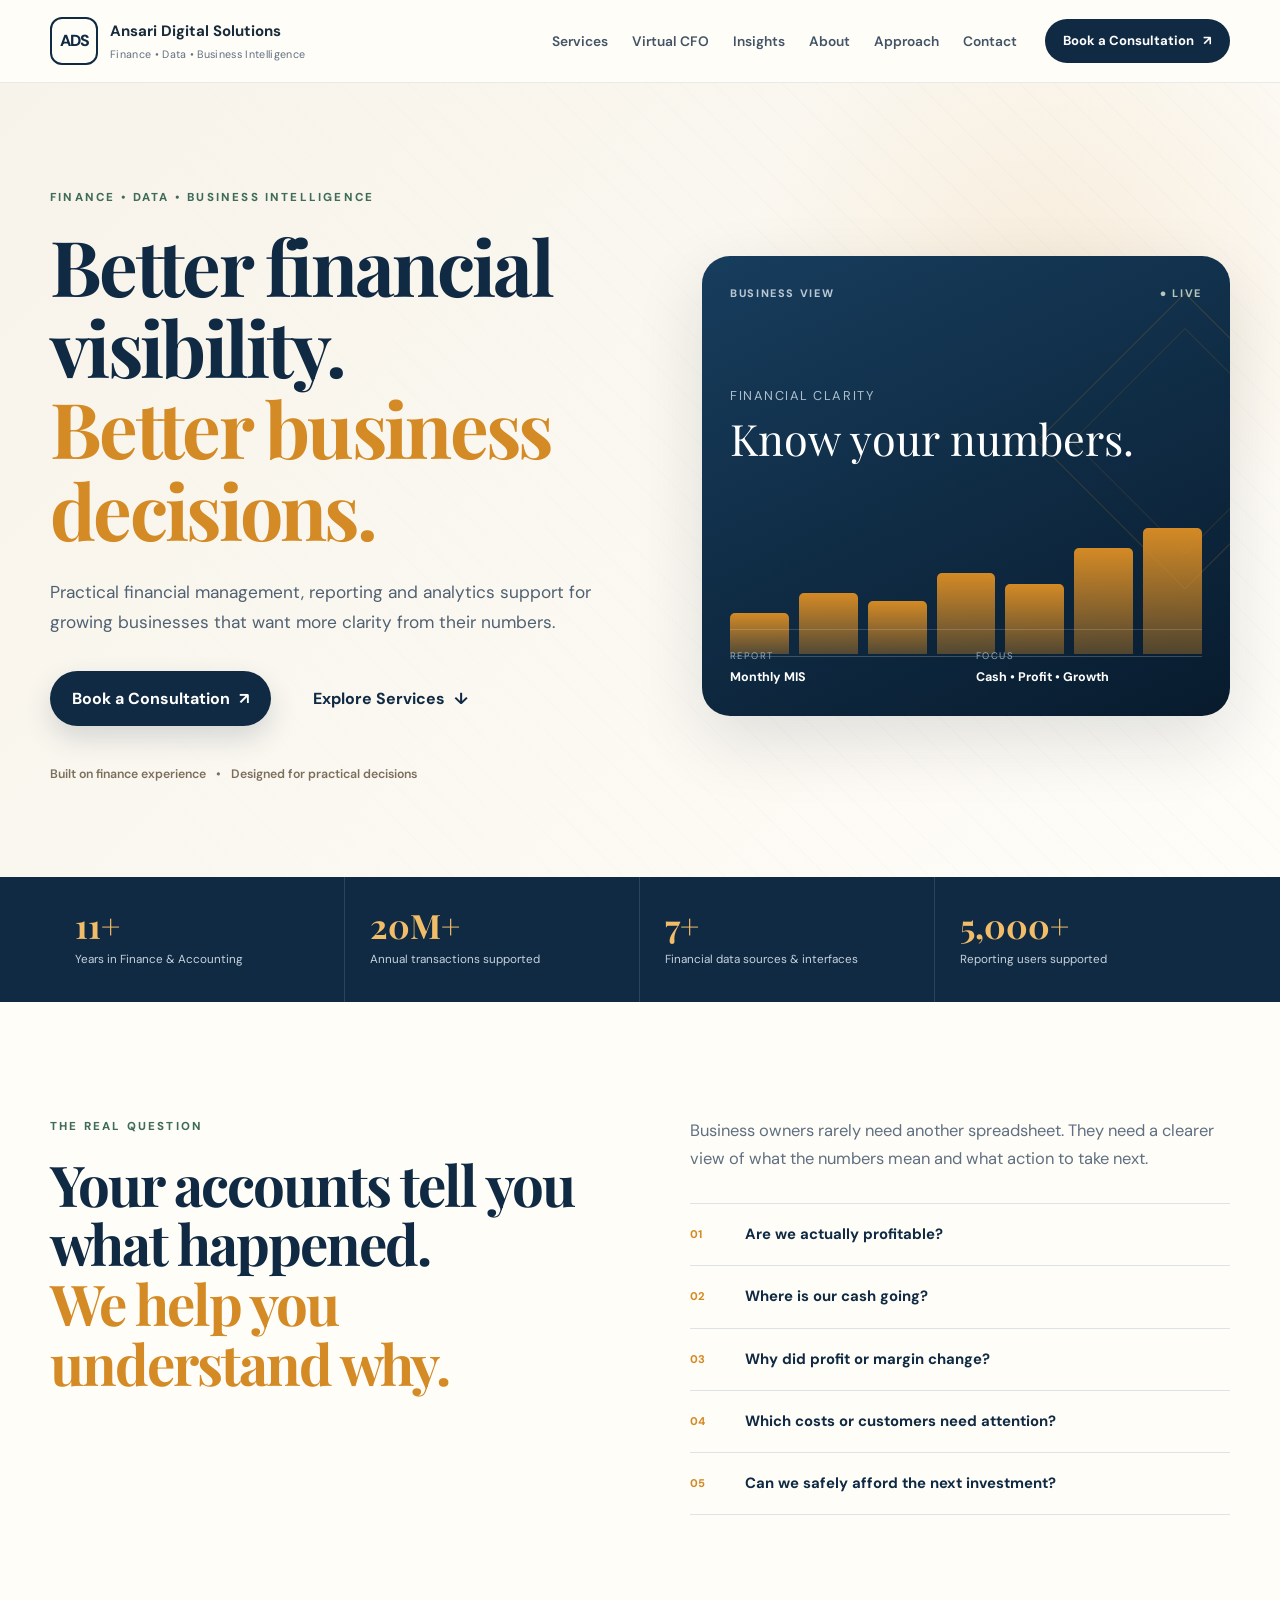
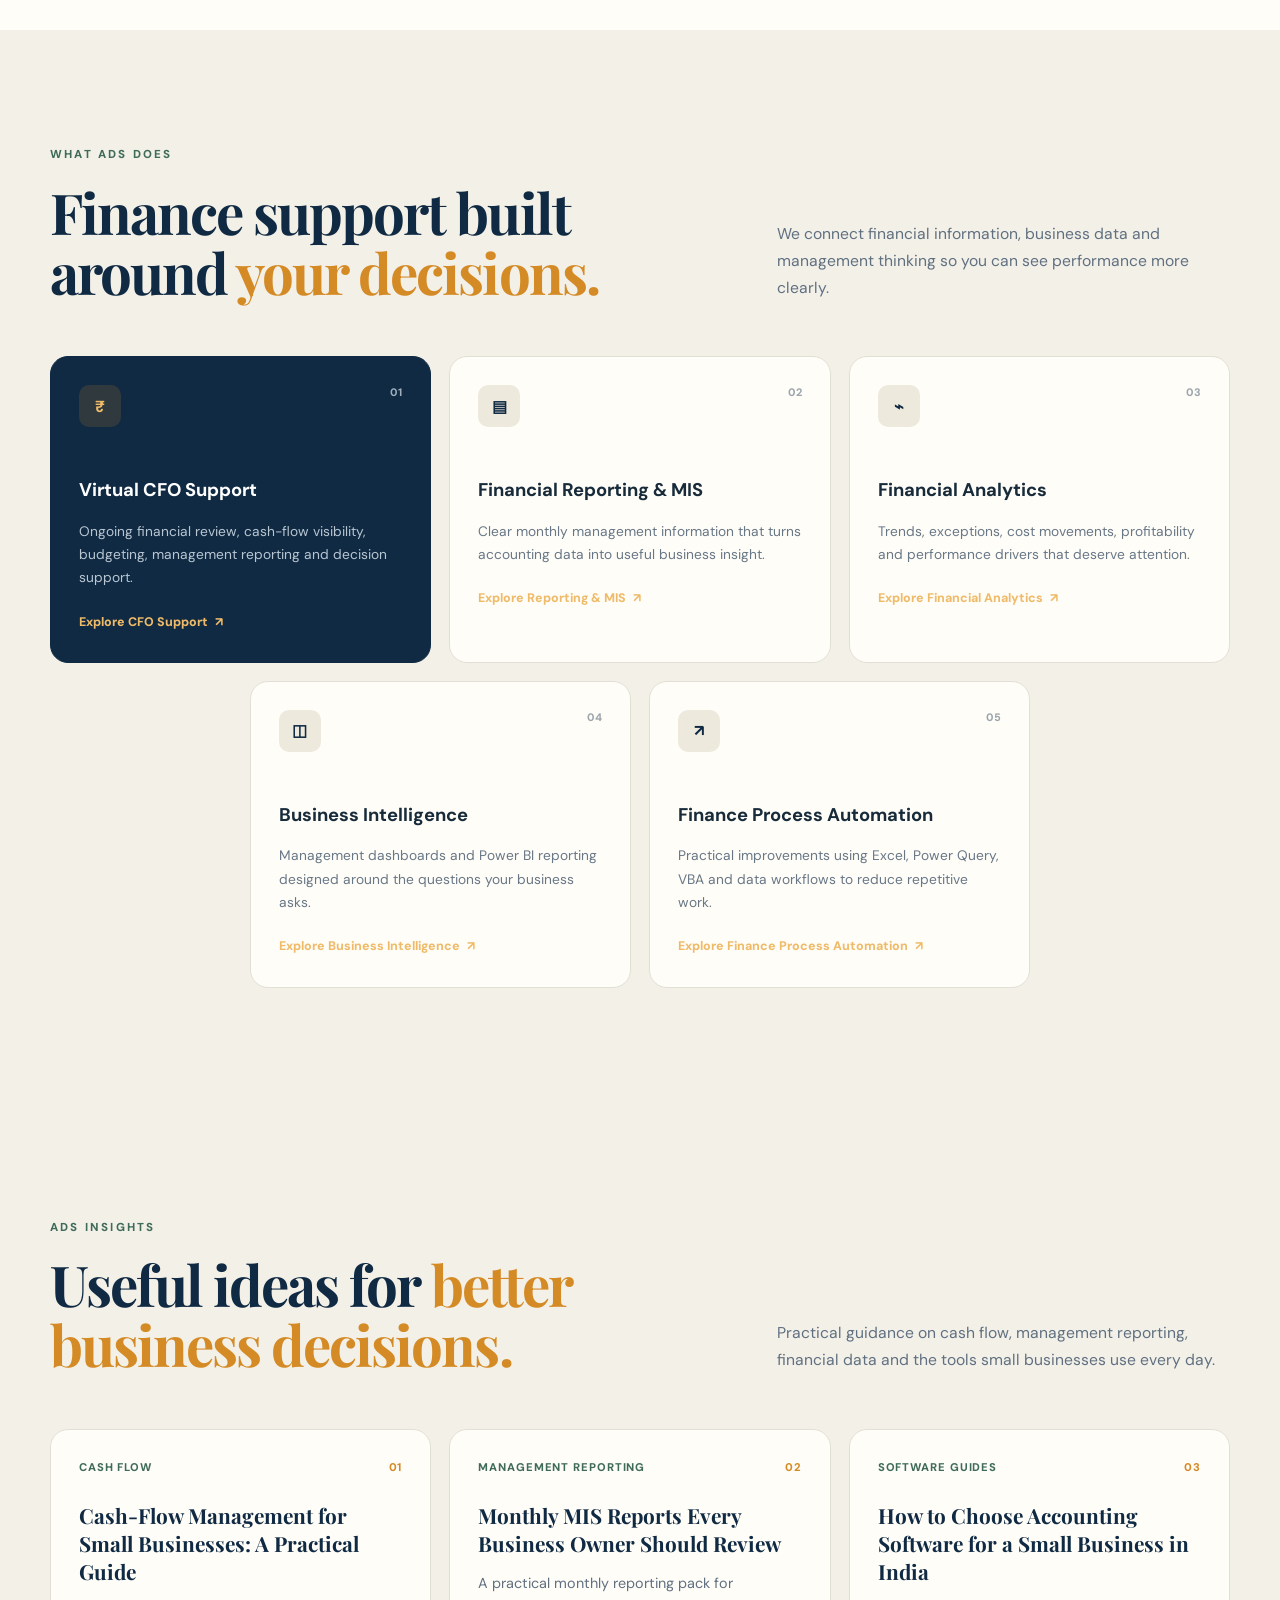
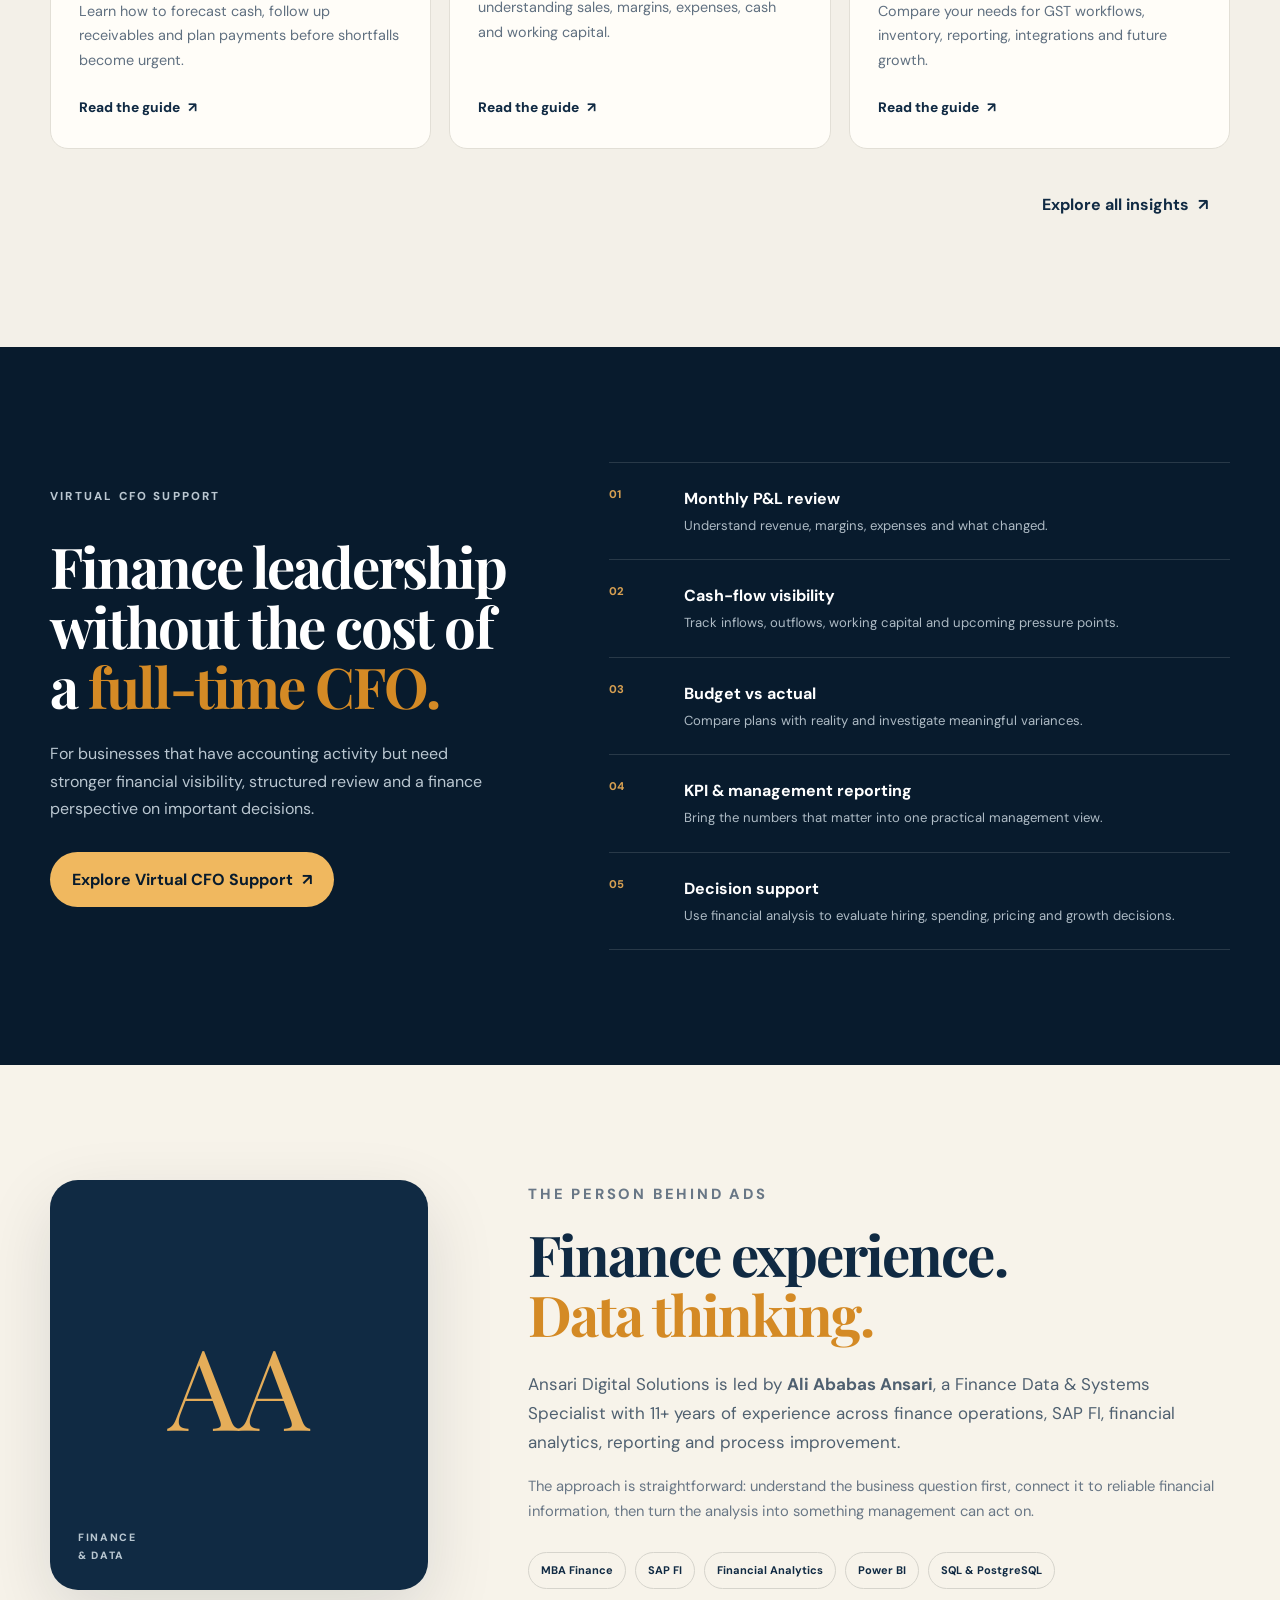
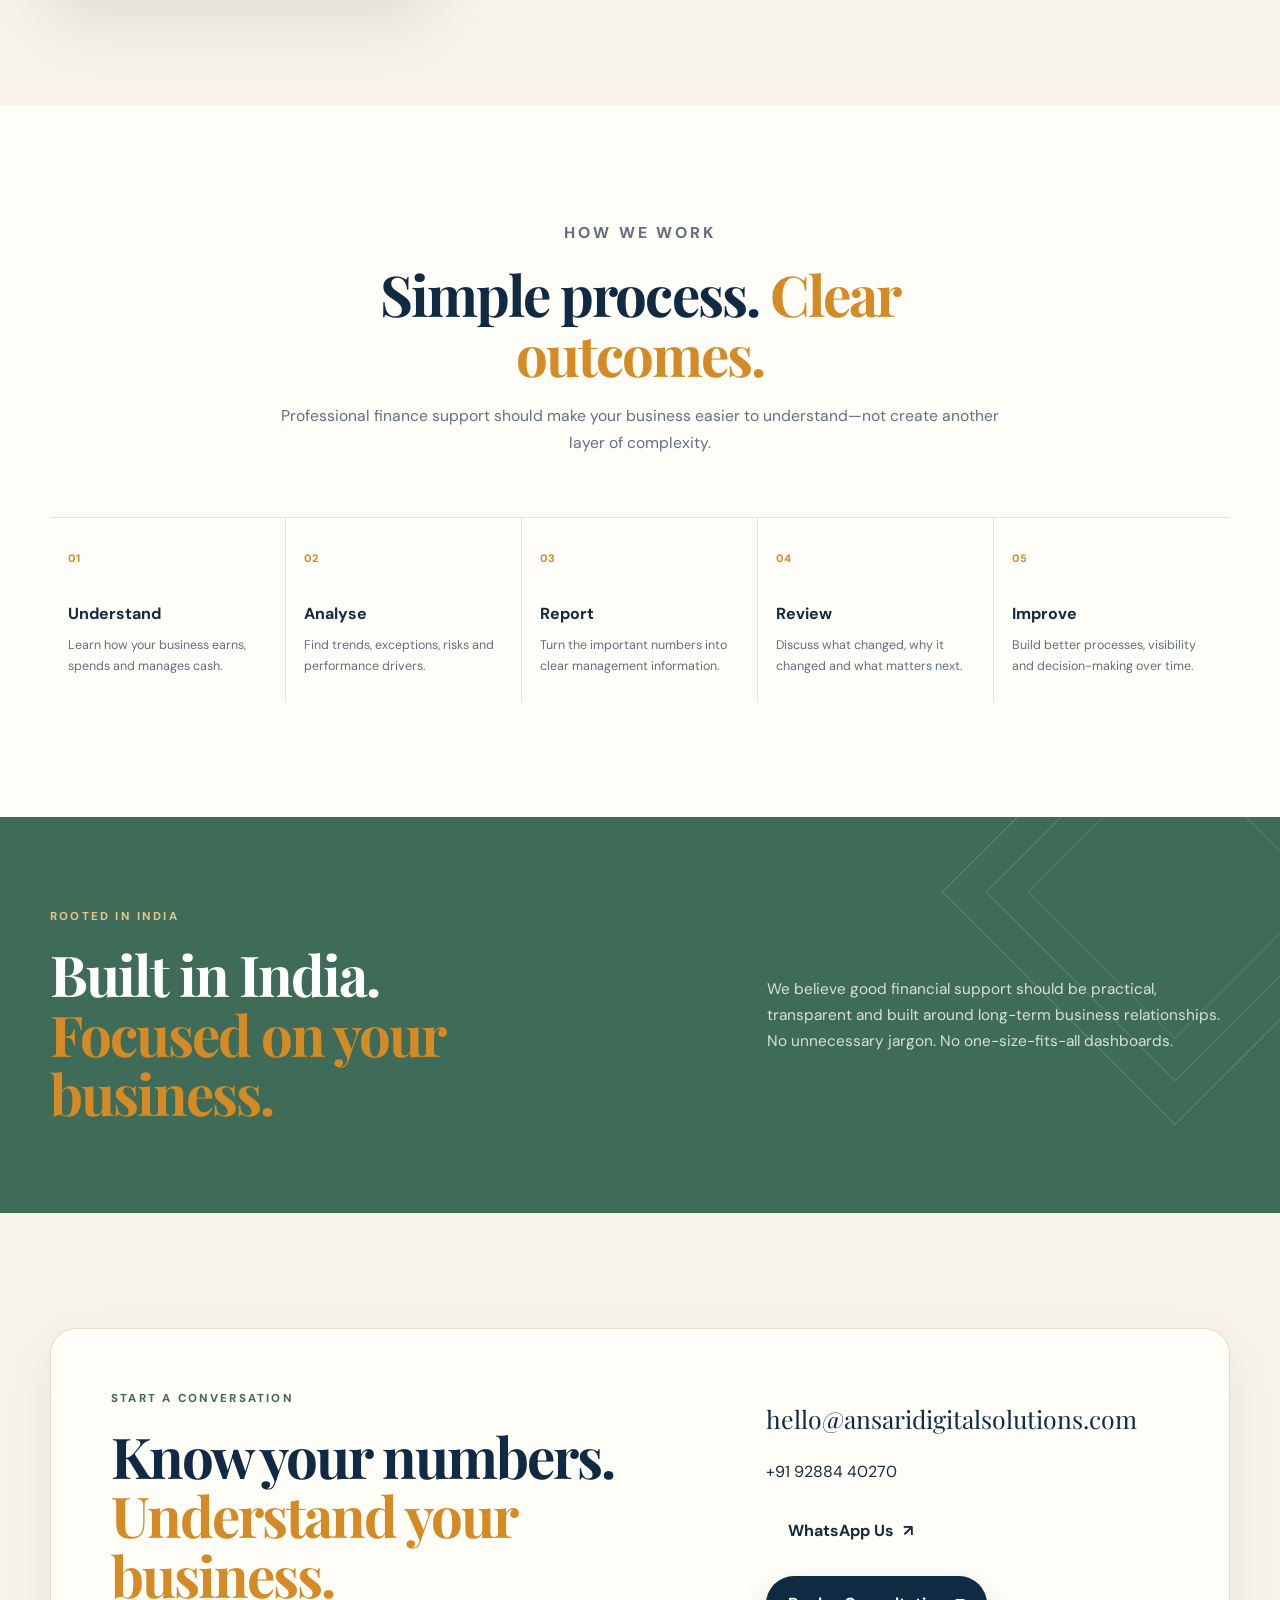
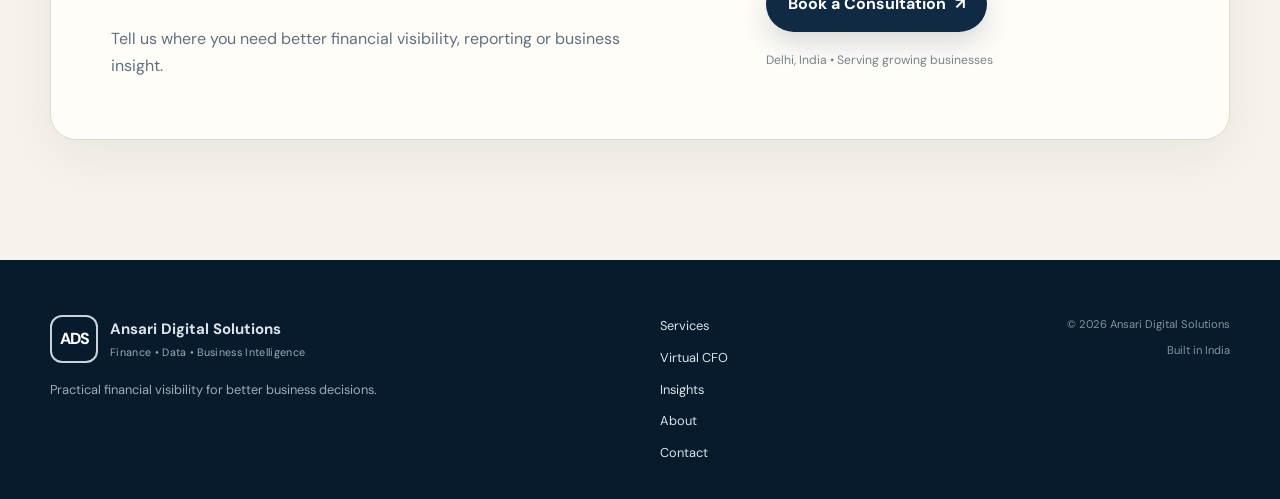
<file: index.html>
<!DOCTYPE html>
<html lang="en">
<head>
    <meta charset="UTF-8">
    <meta name="viewport" content="width=device-width, initial-scale=1.0">
    <meta name="theme-color" content="#102a43">
    <title>Ansari Digital Solutions | Finance, Data & Business Intelligence</title>
    <meta name="description" content="Ansari Digital Solutions provides practical Virtual CFO support, financial reporting, analytics and business intelligence for growing businesses.">
    <link rel="canonical" href="https://www.ansaridigitalsolutions.com/">
    <link rel="icon" href="/favicon.svg" type="image/svg+xml">
    <meta property="og:type" content="website">
    <meta property="og:url" content="https://www.ansaridigitalsolutions.com/">
    <meta property="og:title" content="Ansari Digital Solutions | Finance, Data & Business Intelligence">
    <meta property="og:description" content="Practical Virtual CFO support, financial reporting, analytics and business intelligence for growing businesses.">
    <meta property="og:site_name" content="Ansari Digital Solutions">
    <meta name="twitter:card" content="summary">
    <meta name="twitter:title" content="Ansari Digital Solutions | Finance, Data & Business Intelligence">
    <meta name="twitter:description" content="Practical Virtual CFO support, financial reporting, analytics and business intelligence for growing businesses.">
    <script async src="https://www.googletagmanager.com/gtag/js?id=G-NCTJ4J617J"></script>
    <script>
        window.dataLayer = window.dataLayer || [];
        function gtag(){dataLayer.push(arguments);}
        gtag('js', new Date());
        gtag('config', 'G-NCTJ4J617J');
    </script>
    <link rel="preconnect" href="https://fonts.googleapis.com">
    <link rel="preconnect" href="https://fonts.gstatic.com" crossorigin>
    <link href="https://fonts.googleapis.com/css2?family=DM+Sans:wght@400;500;600;700&family=Playfair+Display:wght@600;700&display=swap" rel="stylesheet">
    <link rel="stylesheet" href="style.css">
    <link rel="stylesheet" href="/insights.css">
    <script type="application/ld+json">
    {
      "@context": "https://schema.org",
      "@type": "Organization",
      "name": "Ansari Digital Solutions",
      "url": "https://www.ansaridigitalsolutions.com/",
      "email": "hello@ansaridigitalsolutions.com",
      "telephone": "+91 92884 40270",
      "description": "Finance, data and business intelligence support for growing businesses.",
      "areaServed": {
        "@type": "Country",
        "name": "India"
      },
      "logo": "https://www.ansaridigitalsolutions.com/favicon.svg",
      "founder": {
        "@type": "Person",
        "name": "Ali Ababas Ansari"
      },
      "contactPoint": {
        "@type": "ContactPoint",
        "contactType": "customer service",
        "telephone": "+91 92884 40270",
        "email": "hello@ansaridigitalsolutions.com",
        "areaServed": "IN",
        "availableLanguage": ["English", "Hindi"]
      }
    }
    </script>

</head>
<body>
    <header class="site-header">
        <nav class="navbar container" aria-label="Primary navigation">
            <a class="brand" href="#home" aria-label="Ansari Digital Solutions home">
                <span class="brand-mark">ADS</span>
                <span class="brand-copy">
                    <strong>Ansari Digital Solutions</strong>
                    <small>Finance • Data • Business Intelligence</small>
                </span>
            </a>

            <button class="menu-toggle" type="button" aria-expanded="false" aria-controls="primary-menu" aria-label="Open navigation">
                <span></span><span></span><span></span>
            </button>

            <div class="nav-wrap" id="primary-menu">
                <ul class="nav-links">
                    <li><a href="#services">Services</a></li>
                    <li><a href="/services/virtual-cfo/">Virtual CFO</a></li>
                    <li><a href="/insights/">Insights</a></li>
                    <li><a href="#about">About</a></li>
                    <li><a href="#approach">Approach</a></li>
                    <li><a href="#contact">Contact</a></li>
                </ul>
                <a href="#contact" class="nav-button">Book a Consultation <span>↗</span></a>
            </div>
        </nav>
    </header>

    <main>
        <section class="hero" id="home">
            <div class="container hero-grid">
                <div class="hero-copy">
                    <p class="eyebrow">FINANCE • DATA • BUSINESS INTELLIGENCE</p>
                    <h1>Better financial visibility.<br><em>Better business decisions.</em></h1>
                    <p class="hero-lead">Practical financial management, reporting and analytics support for growing businesses that want more clarity from their numbers.</p>
                    <div class="hero-actions">
                        <a class="button button-primary" href="#contact">Book a Consultation <span>↗</span></a>
                        <a class="button button-text" href="#services">Explore Services <span>↓</span></a>
                    </div>
                    <div class="trust-line">
                        <span>Built on finance experience</span>
                        <span>•</span>
                        <span>Designed for practical decisions</span>
                    </div>
                </div>

                <div class="hero-panel" aria-label="Financial visibility illustration">
                    <div class="panel-top">
                        <span>BUSINESS VIEW</span>
                        <span class="status-dot">● LIVE</span>
                    </div>
                    <div class="panel-main">
                        <p class="panel-label">Financial clarity</p>
                        <div class="panel-value">Know your numbers.</div>
                        <div class="chart" aria-hidden="true">
                            <span style="height:28%"></span>
                            <span style="height:42%"></span>
                            <span style="height:36%"></span>
                            <span style="height:55%"></span>
                            <span style="height:48%"></span>
                            <span style="height:72%"></span>
                            <span style="height:86%"></span>
                        </div>
                    </div>
                    <div class="panel-bottom">
                        <div><small>REPORT</small><strong>Monthly MIS</strong></div>
                        <div><small>FOCUS</small><strong>Cash • Profit • Growth</strong></div>
                    </div>
                    <div class="indian-detail" aria-hidden="true"></div>
                </div>
            </div>
        </section>

        <section class="numbers-strip" aria-label="Experience highlights">
            <div class="container numbers-grid">
                <div><strong>11+</strong><span>Years in Finance & Accounting</span></div>
                <div><strong>20M+</strong><span>Annual transactions supported</span></div>
                <div><strong>7+</strong><span>Financial data sources & interfaces</span></div>
                <div><strong>5,000+</strong><span>Reporting users supported</span></div>
            </div>
        </section>

        <section class="section problem-section">
            <div class="container two-column">
                <div>
                    <p class="eyebrow">THE REAL QUESTION</p>
                    <h2>Your accounts tell you what happened.<br><em>We help you understand why.</em></h2>
                </div>
                <div class="problem-copy">
                    <p>Business owners rarely need another spreadsheet. They need a clearer view of what the numbers mean and what action to take next.</p>
                    <div class="question-list">
                        <div><span>01</span><strong>Are we actually profitable?</strong></div>
                        <div><span>02</span><strong>Where is our cash going?</strong></div>
                        <div><span>03</span><strong>Why did profit or margin change?</strong></div>
                        <div><span>04</span><strong>Which costs or customers need attention?</strong></div>
                        <div><span>05</span><strong>Can we safely afford the next investment?</strong></div>
                    </div>
                </div>
            </div>
        </section>

        <section class="section services-section" id="services">
            <div class="container">
                <div class="section-heading">
                    <div>
                        <p class="eyebrow">WHAT ADS DOES</p>
                        <h2>Finance support built around <em>your decisions.</em></h2>
                    </div>
                    <p>We connect financial information, business data and management thinking so you can see performance more clearly.</p>
                </div>

                <div class="services-grid">
                    <article class="service-card featured">
                        <span class="service-number">01</span>
                        <div class="service-icon">₹</div>
                        <h3>Virtual CFO Support</h3>
                        <p>Ongoing financial review, cash-flow visibility, budgeting, management reporting and decision support.</p>
                        <a href="/services/virtual-cfo/">Explore CFO Support <span>↗</span></a>
                    </article>
                    <article class="service-card">
                        <span class="service-number">02</span>
                        <div class="service-icon">▤</div>
                        <h3>Financial Reporting & MIS</h3>
                        <p>Clear monthly management information that turns accounting data into useful business insight.</p>
                        <a href="/services/financial-reporting-mis/">Explore Reporting & MIS <span>↗</span></a>
                    </article>
                    <article class="service-card">
                        <span class="service-number">03</span>
                        <div class="service-icon">⌁</div>
                        <h3>Financial Analytics</h3>
                        <p>Trends, exceptions, cost movements, profitability and performance drivers that deserve attention.</p>
                        <a href="/services/financial-analytics/">Explore Financial Analytics <span>↗</span></a>
                    </article>
                    <article class="service-card">
                        <span class="service-number">04</span>
                        <div class="service-icon">◫</div>
                        <h3>Business Intelligence</h3>
                        <p>Management dashboards and Power BI reporting designed around the questions your business asks.</p>
                        <a href="/services/business-intelligence/">Explore Business Intelligence <span>↗</span></a>
                    </article>
                    <article class="service-card">
                        <span class="service-number">05</span>
                        <div class="service-icon">↗</div>
                        <h3>Finance Process Automation</h3>
                        <p>Practical improvements using Excel, Power Query, VBA and data workflows to reduce repetitive work.</p>
                        <a href="/services/finance-process-automation/">Explore Finance Process Automation <span>↗</span></a>
                    </article>
                </div>
            </div>
        </section>

        <section class="section insights-section" id="insights">
            <div class="container">
                <div class="section-heading">
                    <div><p class="eyebrow">ADS INSIGHTS</p><h2>Useful ideas for <em>better business decisions.</em></h2></div>
                    <p>Practical guidance on cash flow, management reporting, financial data and the tools small businesses use every day.</p>
                </div>
                <div class="insights-grid">
                    <article class="insight-card"><div class="insight-card-meta"><span>Cash Flow</span><span>01</span></div><h3><a href="/insights/cash-flow-management-small-business/">Cash-Flow Management for Small Businesses: A Practical Guide</a></h3><p>Learn how to forecast cash, follow up receivables and plan payments before shortfalls become urgent.</p><a class="insight-read-link" href="/insights/cash-flow-management-small-business/">Read the guide <span>↗</span></a></article>
                    <article class="insight-card"><div class="insight-card-meta"><span>Management Reporting</span><span>02</span></div><h3><a href="/insights/monthly-mis-reports-business-owners/">Monthly MIS Reports Every Business Owner Should Review</a></h3><p>A practical monthly reporting pack for understanding sales, margins, expenses, cash and working capital.</p><a class="insight-read-link" href="/insights/monthly-mis-reports-business-owners/">Read the guide <span>↗</span></a></article>
                    <article class="insight-card"><div class="insight-card-meta"><span>Software Guides</span><span>03</span></div><h3><a href="/insights/choose-accounting-software-india/">How to Choose Accounting Software for a Small Business in India</a></h3><p>Compare your needs for GST workflows, inventory, reporting, integrations and future growth.</p><a class="insight-read-link" href="/insights/choose-accounting-software-india/">Read the guide <span>↗</span></a></article>
                </div>
                <div class="insights-more"><a class="button button-text" href="/insights/">Explore all insights <span>↗</span></a></div>
            </div>
        </section>

        <section class="section cfo-section" id="virtual-cfo">
            <div class="container cfo-grid">
                <div class="cfo-intro">
                    <p class="eyebrow">VIRTUAL CFO SUPPORT</p>
                    <h2>Finance leadership without the cost of a <em>full-time CFO.</em></h2>
                    <p>For businesses that have accounting activity but need stronger financial visibility, structured review and a finance perspective on important decisions.</p>
                    <a class="button button-primary" href="/services/virtual-cfo/">Explore Virtual CFO Support <span>↗</span></a>
                </div>
                <div class="cfo-list">
                    <div><span>01</span><div><h3>Monthly P&L review</h3><p>Understand revenue, margins, expenses and what changed.</p></div></div>
                    <div><span>02</span><div><h3>Cash-flow visibility</h3><p>Track inflows, outflows, working capital and upcoming pressure points.</p></div></div>
                    <div><span>03</span><div><h3>Budget vs actual</h3><p>Compare plans with reality and investigate meaningful variances.</p></div></div>
                    <div><span>04</span><div><h3>KPI & management reporting</h3><p>Bring the numbers that matter into one practical management view.</p></div></div>
                    <div><span>05</span><div><h3>Decision support</h3><p>Use financial analysis to evaluate hiring, spending, pricing and growth decisions.</p></div></div>
                </div>
            </div>
        </section>

        <section class="section about-section" id="about">
            <div class="container about-grid">
                <div class="about-portrait">
                    <div class="portrait-mark">AA</div>
                    <span>FINANCE<br>& DATA</span>
                </div>
                <div class="about-copy">
                    <p class="eyebrow">THE PERSON BEHIND ADS</p>
                    <h2>Finance experience.<br><em>Data thinking.</em></h2>
                    <p class="lead">Ansari Digital Solutions is led by <strong>Ali Ababas Ansari</strong>, a Finance Data & Systems Specialist with 11+ years of experience across finance operations, SAP FI, financial analytics, reporting and process improvement.</p>
                    <p>The approach is straightforward: understand the business question first, connect it to reliable financial information, then turn the analysis into something management can act on.</p>
                    <div class="credentials">
                        <span>MBA Finance</span>
                        <span>SAP FI</span>
                        <span>Financial Analytics</span>
                        <span>Power BI</span>
                        <span>SQL & PostgreSQL</span>
                    </div>
                </div>
            </div>
        </section>

        <section class="section approach-section" id="approach">
            <div class="container">
                <div class="section-heading centered">
                    <p class="eyebrow">HOW WE WORK</p>
                    <h2>Simple process. <em>Clear outcomes.</em></h2>
                    <p>Professional finance support should make your business easier to understand—not create another layer of complexity.</p>
                </div>
                <div class="approach-grid">
                    <div><span>01</span><h3>Understand</h3><p>Learn how your business earns, spends and manages cash.</p></div>
                    <div><span>02</span><h3>Analyse</h3><p>Find trends, exceptions, risks and performance drivers.</p></div>
                    <div><span>03</span><h3>Report</h3><p>Turn the important numbers into clear management information.</p></div>
                    <div><span>04</span><h3>Review</h3><p>Discuss what changed, why it changed and what matters next.</p></div>
                    <div><span>05</span><h3>Improve</h3><p>Build better processes, visibility and decision-making over time.</p></div>
                </div>
            </div>
        </section>

        <section class="india-section">
            <div class="container india-inner">
                <div>
                    <p class="eyebrow">ROOTED IN INDIA</p>
                    <h2>Built in India.<br><em>Focused on your business.</em></h2>
                </div>
                <p>We believe good financial support should be practical, transparent and built around long-term business relationships. No unnecessary jargon. No one-size-fits-all dashboards.</p>
            </div>
            <div class="pattern" aria-hidden="true"></div>
        </section>

        <section class="section contact-section" id="contact">
            <div class="container contact-card">
                <div>
                    <p class="eyebrow">START A CONVERSATION</p>
                    <h2>Know your numbers.<br><em>Understand your business.</em></h2>
                    <p>Tell us where you need better financial visibility, reporting or business insight.</p>
                </div>
                <div class="contact-details">
                    <a class="contact-email" href="mailto:hello@ansaridigitalsolutions.com">hello@ansaridigitalsolutions.com</a>
                    <a class="contact-phone" href="tel:+919288440270">+91 92884 40270</a>
                    <a class="button whatsapp-button" href="https://wa.me/919288440270?text=Hello%20Ansari%20Digital%20Solutions%2C%20I%20would%20like%20to%20discuss%20your%20finance%20and%20business%20intelligence%20services." target="_blank" rel="noopener noreferrer">WhatsApp Us <span>↗</span></a>
                    <a class="button button-primary" href="mailto:hello@ansaridigitalsolutions.com?subject=Business%20Finance%20Consultation">Book a Consultation <span>↗</span></a>
                    <p>Delhi, India • Serving growing businesses</p>
                </div>
            </div>
        </section>
    </main>

    <footer class="site-footer">
        <div class="container footer-grid">
            <div>
                <a class="brand footer-brand" href="#home">
                    <span class="brand-mark">ADS</span>
                    <span class="brand-copy"><strong>Ansari Digital Solutions</strong><small>Finance • Data • Business Intelligence</small></span>
                </a>
                <p>Practical financial visibility for better business decisions.</p>
            </div>
            <div class="footer-links">
                <a href="#services">Services</a>
                <a href="/services/virtual-cfo/">Virtual CFO</a>
                <a href="/insights/">Insights</a>
                <a href="#about">About</a>
                <a href="#contact">Contact</a>
            </div>
            <div class="footer-note">
                <span>© 2026 Ansari Digital Solutions</span>
                <span>Built in India</span>
            </div>
        </div>
    </footer>

    <script src="script.js"></script>
</body>
</html>
</file>
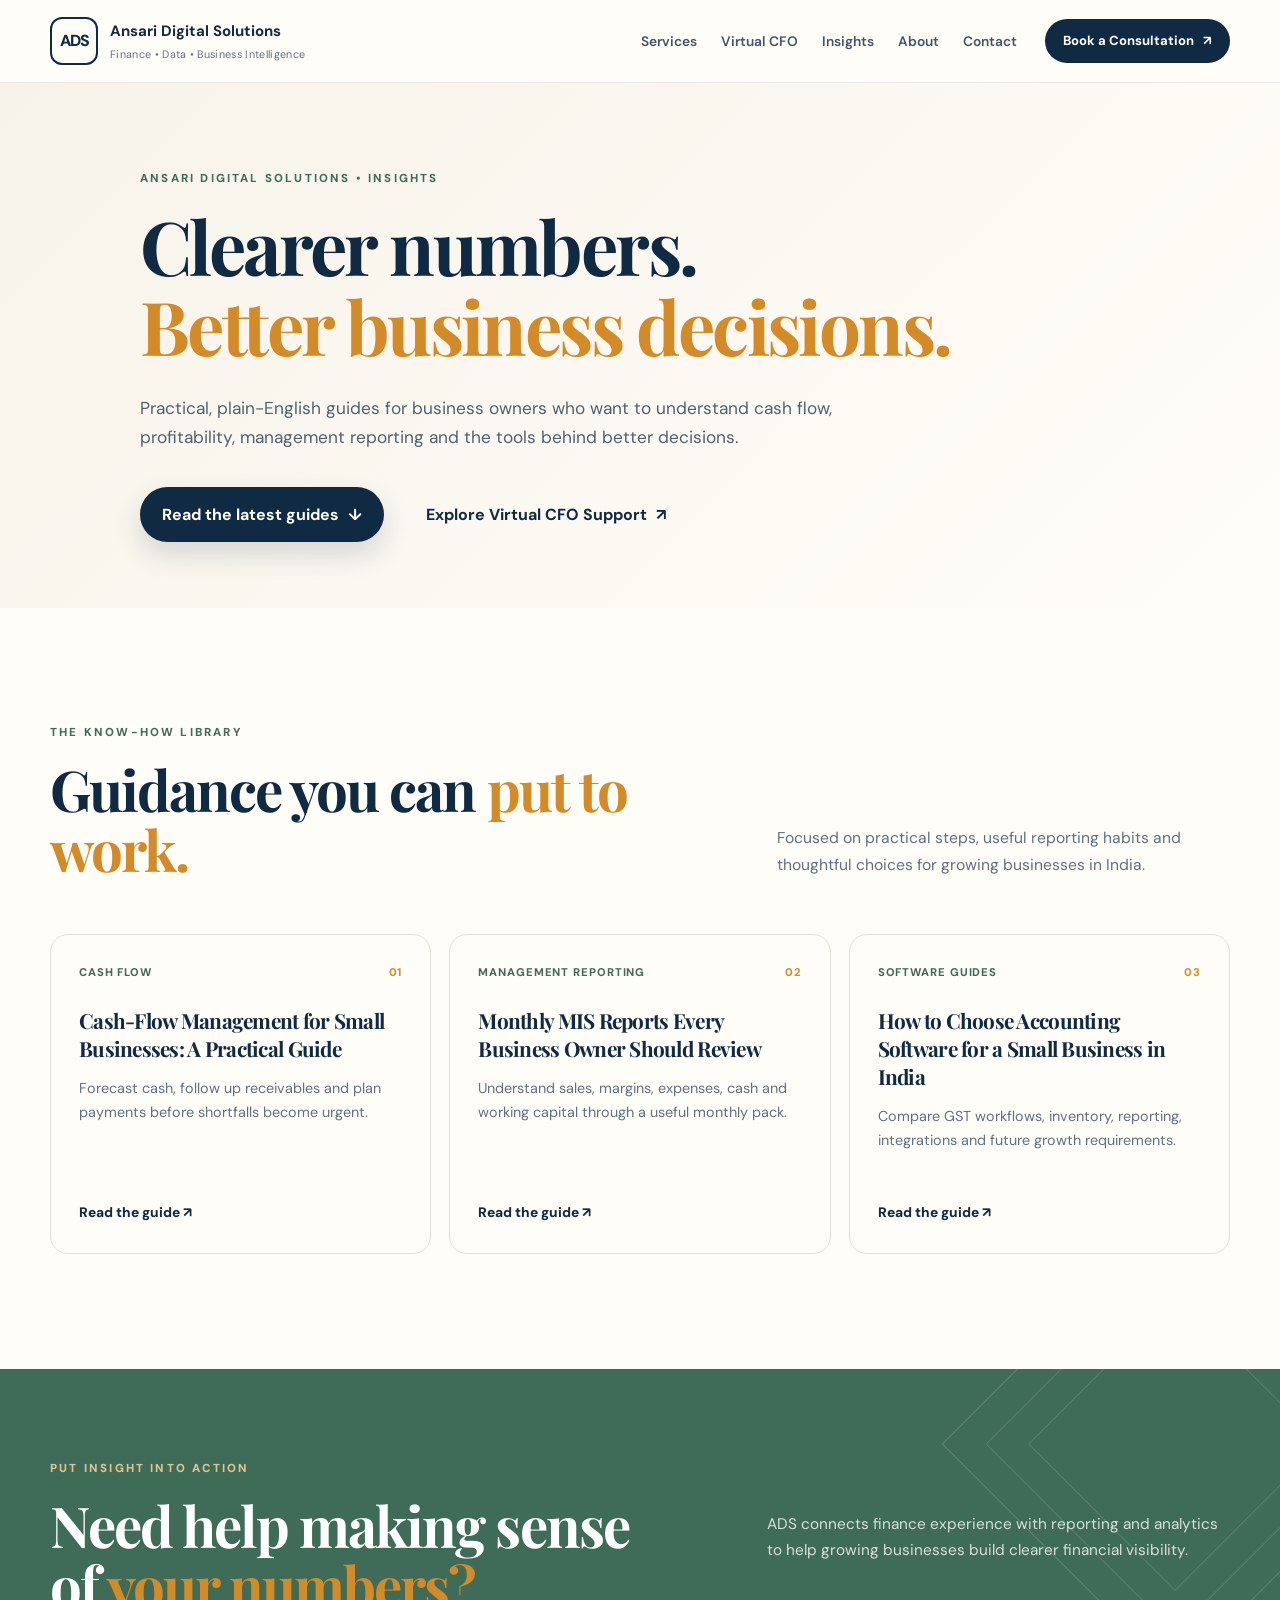
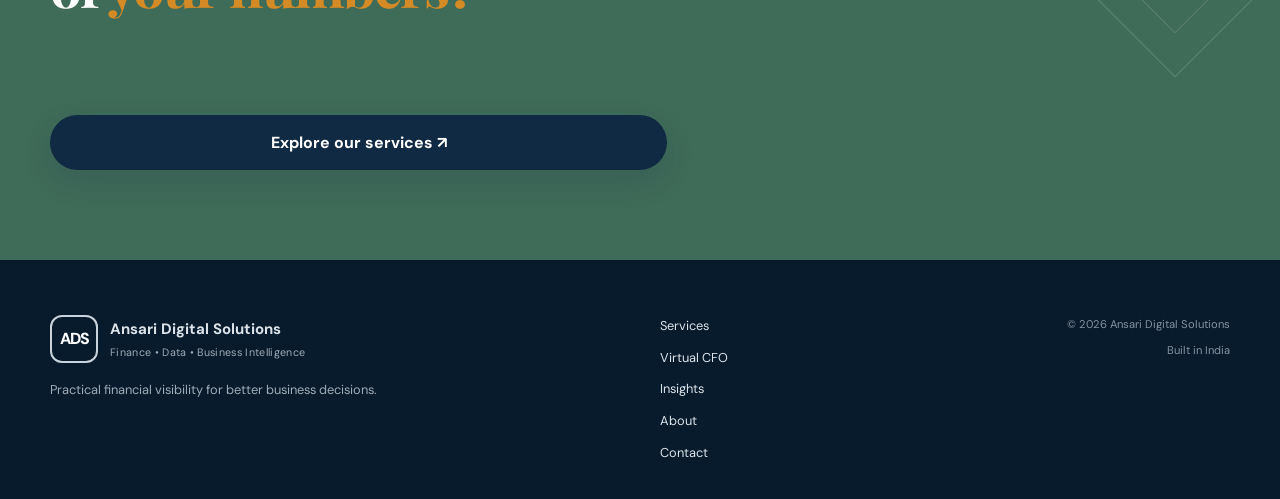
<file: insights/index.html>
<!DOCTYPE html><html lang="en"><head><meta charset="UTF-8"><meta name="viewport" content="width=device-width, initial-scale=1.0"><meta name="theme-color" content="#102a43"><title>Finance, Cash Flow &amp; Business Insights | Ansari Digital Solutions</title><meta name="description" content="Practical guides for Indian small businesses on cash-flow management, monthly MIS, financial analytics and choosing business software."><link rel="canonical" href="https://www.ansaridigitalsolutions.com/insights/"><link rel="icon" href="/favicon.svg" type="image/svg+xml"><meta property="og:type" content="website"><meta property="og:url" content="https://www.ansaridigitalsolutions.com/insights/"><meta property="og:title" content="Finance, Cash Flow &amp; Business Insights | Ansari Digital Solutions"><meta property="og:description" content="Practical guides for Indian small businesses on cash flow, management reporting, analytics and business software."><meta property="og:site_name" content="Ansari Digital Solutions"><meta name="twitter:card" content="summary"><meta name="twitter:title" content="Finance, Cash Flow &amp; Business Insights | Ansari Digital Solutions"><meta name="twitter:description" content="Practical guides for Indian small businesses on cash flow, management reporting, analytics and business software."><link rel="preconnect" href="https://fonts.googleapis.com"><link rel="preconnect" href="https://fonts.gstatic.com" crossorigin><link href="https://fonts.googleapis.com/css2?family=DM+Sans:wght@400;500;600;700&family=Playfair+Display:wght@600;700&display=swap" rel="stylesheet"><link rel="stylesheet" href="/style.css"><link rel="stylesheet" href="/insights.css"><script async src="https://www.googletagmanager.com/gtag/js?id=G-NCTJ4J617J"></script><script>window.dataLayer=window.dataLayer||[];function gtag(){dataLayer.push(arguments);}gtag('js',new Date());gtag('config','G-NCTJ4J617J');</script><script type="application/ld+json">{"@context":"https://schema.org","@type":"CollectionPage","name":"ADS Insights","url":"https://www.ansaridigitalsolutions.com/insights/","description":"Practical finance, reporting, analytics and business software guidance for growing businesses."}</script></head><body><header class="site-header"><nav class="navbar container" aria-label="Primary navigation">
<a class="brand" href="/" aria-label="Ansari Digital Solutions home"><span class="brand-mark">ADS</span><span class="brand-copy"><strong>Ansari Digital Solutions</strong><small>Finance • Data • Business Intelligence</small></span></a>
<button class="menu-toggle" type="button" aria-expanded="false" aria-controls="primary-menu" aria-label="Open navigation"><span></span><span></span><span></span></button>
<div class="nav-wrap" id="primary-menu"><ul class="nav-links"><li><a href="/#services">Services</a></li><li><a href="/services/virtual-cfo/">Virtual CFO</a></li><li><a href="/insights/">Insights</a></li><li><a href="/#about">About</a></li><li><a href="/#contact">Contact</a></li></ul><a href="/#contact" class="nav-button">Book a Consultation <span>↗</span></a></div>
</nav></header><main><section class="insights-hero"><div class="container"><p class="eyebrow">ANSARI DIGITAL SOLUTIONS • INSIGHTS</p><h1>Clearer numbers.<br><em>Better business decisions.</em></h1><p class="hero-lead">Practical, plain-English guides for business owners who want to understand cash flow, profitability, management reporting and the tools behind better decisions.</p><div class="hero-actions"><a class="button button-primary" href="#latest-insights">Read the latest guides <span>↓</span></a><a class="button button-text" href="/services/virtual-cfo/">Explore Virtual CFO Support <span>↗</span></a></div></div></section><section class="section insights-list-section" id="latest-insights"><div class="container"><div class="section-heading"><div><p class="eyebrow">THE KNOW-HOW LIBRARY</p><h2>Guidance you can <em>put to work.</em></h2></div><p>Focused on practical steps, useful reporting habits and thoughtful choices for growing businesses in India.</p></div><div class="insights-grid"><article class="insight-card"><div class="insight-card-meta"><span>Cash Flow</span><span>01</span></div><h2><a href="/insights/cash-flow-management-small-business/">Cash-Flow Management for Small Businesses: A Practical Guide</a></h2><p>Forecast cash, follow up receivables and plan payments before shortfalls become urgent.</p><a class="insight-read-link" href="/insights/cash-flow-management-small-business/">Read the guide ↗</a></article><article class="insight-card"><div class="insight-card-meta"><span>Management Reporting</span><span>02</span></div><h2><a href="/insights/monthly-mis-reports-business-owners/">Monthly MIS Reports Every Business Owner Should Review</a></h2><p>Understand sales, margins, expenses, cash and working capital through a useful monthly pack.</p><a class="insight-read-link" href="/insights/monthly-mis-reports-business-owners/">Read the guide ↗</a></article><article class="insight-card"><div class="insight-card-meta"><span>Software Guides</span><span>03</span></div><h2><a href="/insights/choose-accounting-software-india/">How to Choose Accounting Software for a Small Business in India</a></h2><p>Compare GST workflows, inventory, reporting, integrations and future growth requirements.</p><a class="insight-read-link" href="/insights/choose-accounting-software-india/">Read the guide ↗</a></article></div></div></section><section class="india-section"><div class="container india-inner"><div><p class="eyebrow">PUT INSIGHT INTO ACTION</p><h2>Need help making sense of <em>your numbers?</em></h2></div><p>ADS connects finance experience with reporting and analytics to help growing businesses build clearer financial visibility.</p><a class="button button-primary" href="/services/virtual-cfo/">Explore our services ↗</a></div><div class="pattern" aria-hidden="true"></div></section></main><footer class="site-footer"><div class="container footer-grid"><div><a class="brand footer-brand" href="/"><span class="brand-mark">ADS</span><span class="brand-copy"><strong>Ansari Digital Solutions</strong><small>Finance • Data • Business Intelligence</small></span></a><p>Practical financial visibility for better business decisions.</p></div><div class="footer-links"><a href="/#services">Services</a><a href="/services/virtual-cfo/">Virtual CFO</a><a href="/insights/">Insights</a><a href="/#about">About</a><a href="/#contact">Contact</a></div><div class="footer-note"><span>© 2026 Ansari Digital Solutions</span><span>Built in India</span></div></div></footer><script src="/script.js"></script></body></html>
</file>
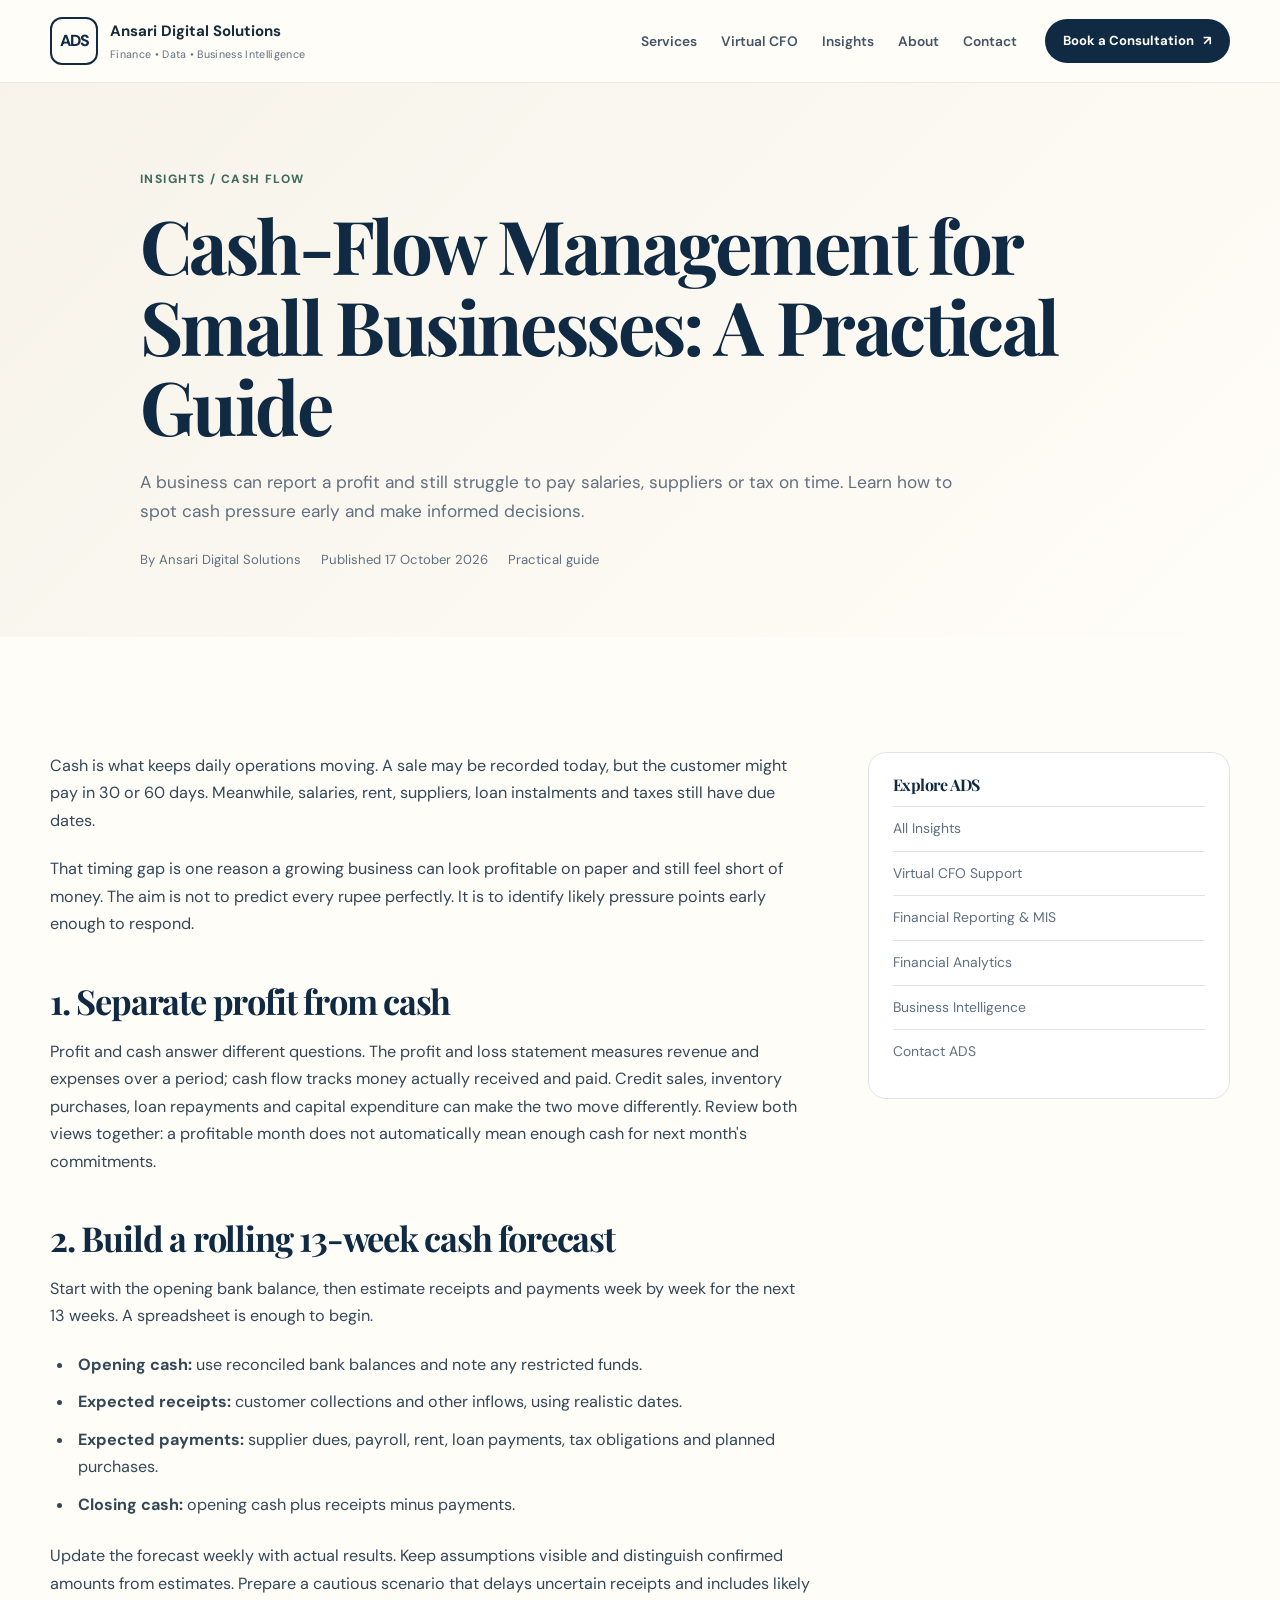
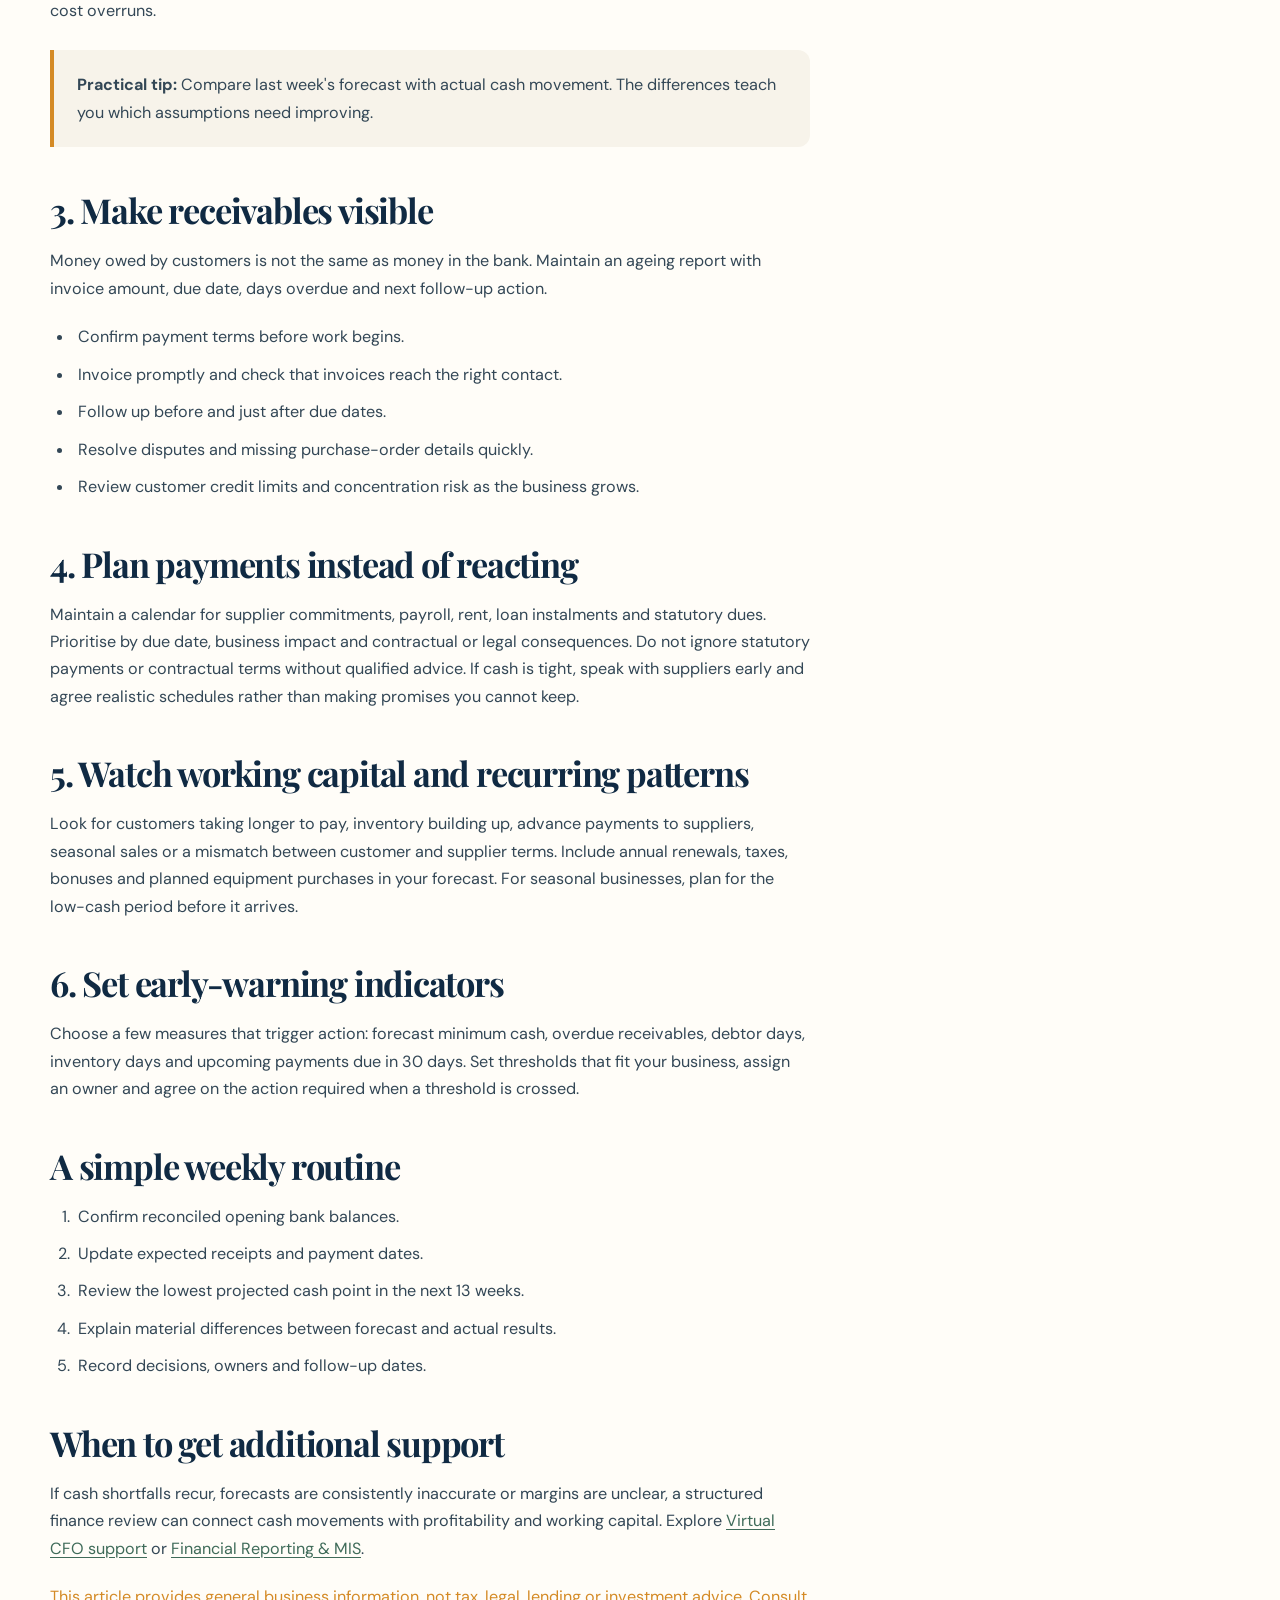
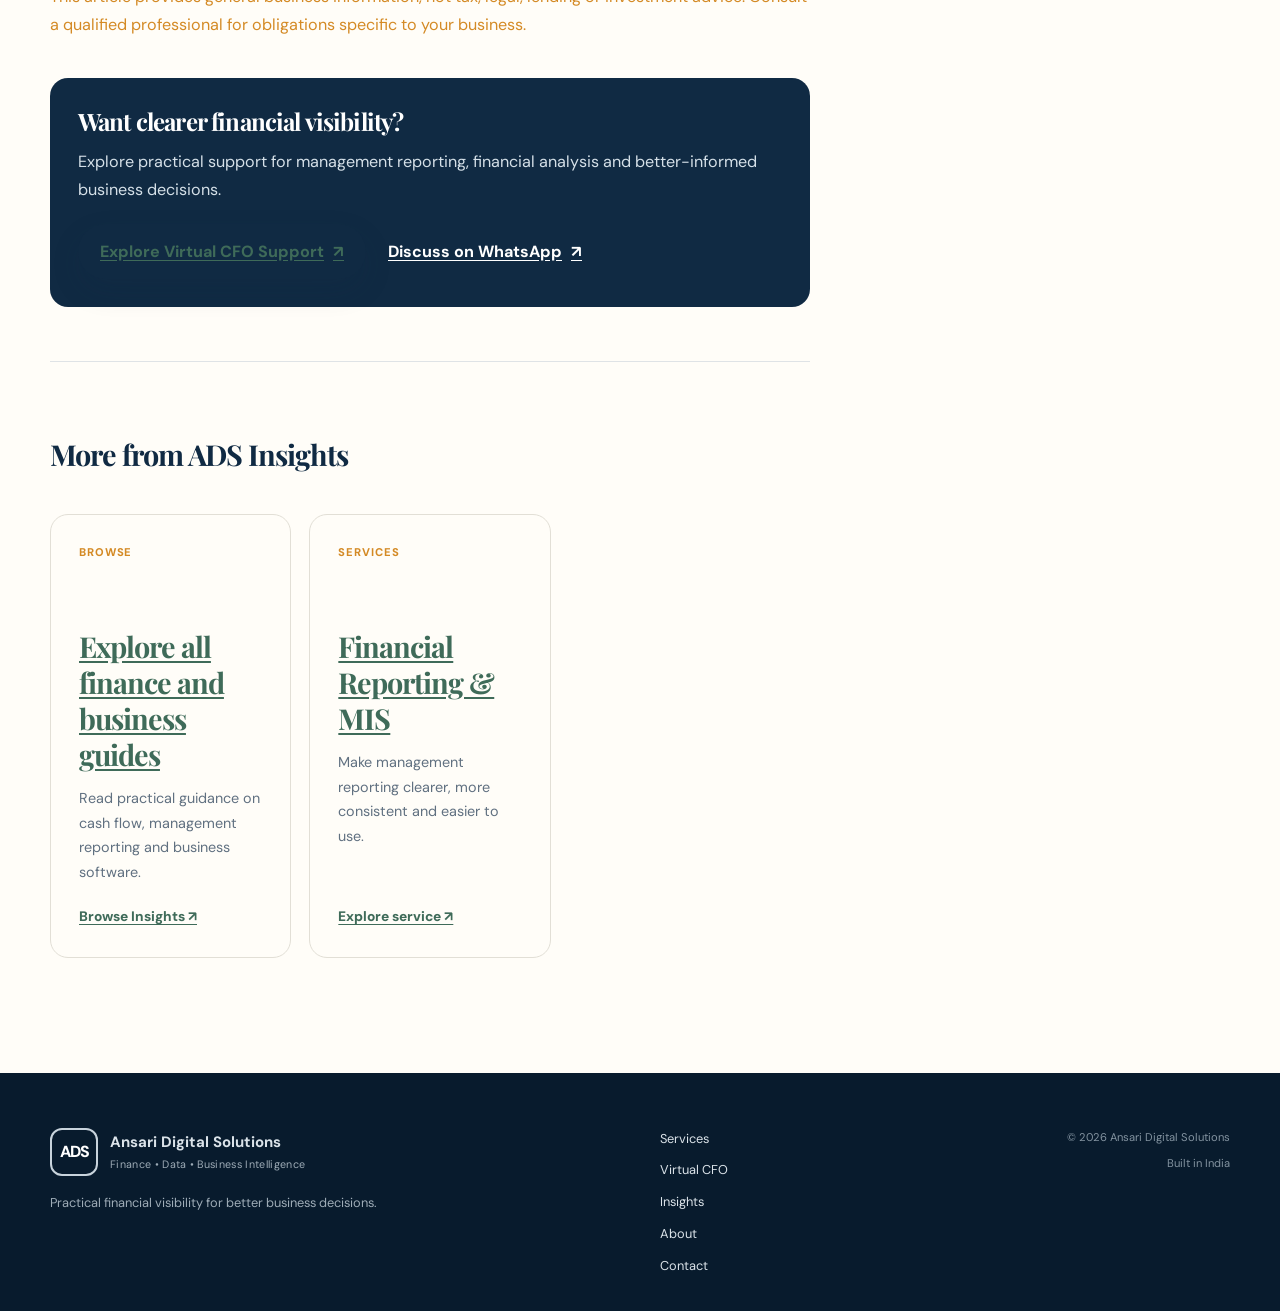
<file: insights/cash-flow-management-small-business/index.html>
<!DOCTYPE html><html lang="en"><head><meta charset="UTF-8"><meta name="viewport" content="width=device-width, initial-scale=1.0"><meta name="theme-color" content="#102a43"><title>Cash-Flow Management for Small Businesses | ADS Insights</title><meta name="description" content="A practical cash-flow management routine for small businesses in India, from a rolling forecast and receivables follow-up to payment planning."><link rel="canonical" href="https://www.ansaridigitalsolutions.com/insights/cash-flow-management-small-business/"><link rel="icon" href="/favicon.svg" type="image/svg+xml"><meta property="og:type" content="article"><meta property="og:url" content="https://www.ansaridigitalsolutions.com/insights/cash-flow-management-small-business/"><meta property="og:title" content="Cash-Flow Management for Small Businesses: A Practical Guide"><meta property="og:description" content="A practical cash-flow management routine for small businesses in India, from a rolling forecast and receivables follow-up to payment planning."><meta property="og:site_name" content="Ansari Digital Solutions"><meta property="article:published_time" content="2026-10-17"><meta name="twitter:card" content="summary"><meta name="twitter:title" content="Cash-Flow Management for Small Businesses: A Practical Guide"><meta name="twitter:description" content="A practical cash-flow management routine for small businesses in India, from a rolling forecast and receivables follow-up to payment planning."><link rel="preconnect" href="https://fonts.googleapis.com"><link rel="preconnect" href="https://fonts.gstatic.com" crossorigin><link href="https://fonts.googleapis.com/css2?family=DM+Sans:wght@400;500;600;700&family=Playfair+Display:wght@600;700&display=swap" rel="stylesheet"><link rel="stylesheet" href="/style.css"><link rel="stylesheet" href="/insights.css"><script async src="https://www.googletagmanager.com/gtag/js?id=G-NCTJ4J617J"></script><script>window.dataLayer=window.dataLayer||[];function gtag(){dataLayer.push(arguments);}gtag('js',new Date());gtag('config','G-NCTJ4J617J');</script><script type="application/ld+json">{"@context":"https://schema.org","@type":"Article","headline":"Cash-Flow Management for Small Businesses: A Practical Guide","description":"A practical cash-flow management routine for small businesses in India, from a rolling forecast and receivables follow-up to payment planning.","datePublished":"2026-10-17","dateModified":"2026-10-17","author":{"@type":"Organization","name":"Ansari Digital Solutions","url":"https://www.ansaridigitalsolutions.com/"},"publisher":{"@type":"Organization","name":"Ansari Digital Solutions","url":"https://www.ansaridigitalsolutions.com/"},"mainEntityOfPage":{"@type":"WebPage","@id":"https://www.ansaridigitalsolutions.com/insights/cash-flow-management-small-business/"},"articleSection":"Cash Flow"}</script></head><body><header class="site-header"><nav class="navbar container" aria-label="Primary navigation">
<a class="brand" href="/" aria-label="Ansari Digital Solutions home"><span class="brand-mark">ADS</span><span class="brand-copy"><strong>Ansari Digital Solutions</strong><small>Finance • Data • Business Intelligence</small></span></a>
<button class="menu-toggle" type="button" aria-expanded="false" aria-controls="primary-menu" aria-label="Open navigation"><span></span><span></span><span></span></button>
<div class="nav-wrap" id="primary-menu"><ul class="nav-links"><li><a href="/#services">Services</a></li><li><a href="/services/virtual-cfo/">Virtual CFO</a></li><li><a href="/insights/">Insights</a></li><li><a href="/#about">About</a></li><li><a href="/#contact">Contact</a></li></ul><a href="/#contact" class="nav-button">Book a Consultation <span>↗</span></a></div>
</nav></header><main><section class="article-hero"><div class="container"><p class="article-kicker"><a href="/insights/">Insights</a> / Cash Flow</p><h1>Cash-Flow Management for Small Businesses: A Practical Guide</h1><p class="article-summary">A business can report a profit and still struggle to pay salaries, suppliers or tax on time. Learn how to spot cash pressure early and make informed decisions.</p><div class="article-meta"><span>By Ansari Digital Solutions</span><span>Published 17 October 2026</span><span>Practical guide</span></div></div></section><section class="section"><div class="container article-layout"><article class="article-content"><p>Cash is what keeps daily operations moving. A sale may be recorded today, but the customer might pay in 30 or 60 days. Meanwhile, salaries, rent, suppliers, loan instalments and taxes still have due dates.</p><p>That timing gap is one reason a growing business can look profitable on paper and still feel short of money. The aim is not to predict every rupee perfectly. It is to identify likely pressure points early enough to respond.</p><h2>1. Separate profit from cash</h2><p>Profit and cash answer different questions. The profit and loss statement measures revenue and expenses over a period; cash flow tracks money actually received and paid. Credit sales, inventory purchases, loan repayments and capital expenditure can make the two move differently. Review both views together: a profitable month does not automatically mean enough cash for next month's commitments.</p><h2>2. Build a rolling 13-week cash forecast</h2><p>Start with the opening bank balance, then estimate receipts and payments week by week for the next 13 weeks. A spreadsheet is enough to begin.</p><ul><li><strong>Opening cash:</strong> use reconciled bank balances and note any restricted funds.</li><li><strong>Expected receipts:</strong> customer collections and other inflows, using realistic dates.</li><li><strong>Expected payments:</strong> supplier dues, payroll, rent, loan payments, tax obligations and planned purchases.</li><li><strong>Closing cash:</strong> opening cash plus receipts minus payments.</li></ul><p>Update the forecast weekly with actual results. Keep assumptions visible and distinguish confirmed amounts from estimates. Prepare a cautious scenario that delays uncertain receipts and includes likely cost overruns.</p><div class="article-note"><strong>Practical tip:</strong> Compare last week's forecast with actual cash movement. The differences teach you which assumptions need improving.</div><h2>3. Make receivables visible</h2><p>Money owed by customers is not the same as money in the bank. Maintain an ageing report with invoice amount, due date, days overdue and next follow-up action.</p><ul><li>Confirm payment terms before work begins.</li><li>Invoice promptly and check that invoices reach the right contact.</li><li>Follow up before and just after due dates.</li><li>Resolve disputes and missing purchase-order details quickly.</li><li>Review customer credit limits and concentration risk as the business grows.</li></ul><h2>4. Plan payments instead of reacting</h2><p>Maintain a calendar for supplier commitments, payroll, rent, loan instalments and statutory dues. Prioritise by due date, business impact and contractual or legal consequences. Do not ignore statutory payments or contractual terms without qualified advice. If cash is tight, speak with suppliers early and agree realistic schedules rather than making promises you cannot keep.</p><h2>5. Watch working capital and recurring patterns</h2><p>Look for customers taking longer to pay, inventory building up, advance payments to suppliers, seasonal sales or a mismatch between customer and supplier terms. Include annual renewals, taxes, bonuses and planned equipment purchases in your forecast. For seasonal businesses, plan for the low-cash period before it arrives.</p><h2>6. Set early-warning indicators</h2><p>Choose a few measures that trigger action: forecast minimum cash, overdue receivables, debtor days, inventory days and upcoming payments due in 30 days. Set thresholds that fit your business, assign an owner and agree on the action required when a threshold is crossed.</p><h2>A simple weekly routine</h2><ol><li>Confirm reconciled opening bank balances.</li><li>Update expected receipts and payment dates.</li><li>Review the lowest projected cash point in the next 13 weeks.</li><li>Explain material differences between forecast and actual results.</li><li>Record decisions, owners and follow-up dates.</li></ol><h2>When to get additional support</h2><p>If cash shortfalls recur, forecasts are consistently inaccurate or margins are unclear, a structured finance review can connect cash movements with profitability and working capital. Explore <a href="/services/virtual-cfo/">Virtual CFO support</a> or <a href="/services/financial-reporting-mis/">Financial Reporting &amp; MIS</a>.</p><p><em>This article provides general business information, not tax, legal, lending or investment advice. Consult a qualified professional for obligations specific to your business.</em></p><div class="article-cta"><h2>Want clearer financial visibility?</h2><p>Explore practical support for management reporting, financial analysis and better-informed business decisions.</p><a class="button button-primary" href="/services/virtual-cfo/">Explore Virtual CFO Support <span>↗</span></a><a class="button button-text" href="https://wa.me/919288440270?text=Hello%20ADS%2C%20I%20read%20your%20Insights%20article%20and%20would%20like%20to%20discuss%20finance%20support." target="_blank" rel="noopener noreferrer">Discuss on WhatsApp <span>↗</span></a></div><div class="article-related"><h2>More from ADS Insights</h2><div class="insights-grid"><article class="insight-card"><div class="insight-card-meta"><span>Browse</span></div><h2><a href="/insights/">Explore all finance and business guides</a></h2><p>Read practical guidance on cash flow, management reporting and business software.</p><a class="insight-read-link" href="/insights/">Browse Insights ↗</a></article><article class="insight-card"><div class="insight-card-meta"><span>Services</span></div><h2><a href="/services/financial-reporting-mis/">Financial Reporting &amp; MIS</a></h2><p>Make management reporting clearer, more consistent and easier to use.</p><a class="insight-read-link" href="/services/financial-reporting-mis/">Explore service ↗</a></article></div></div></article><aside class="article-aside"><h2>Explore ADS</h2><a href="/insights/">All Insights</a><a href="/services/virtual-cfo/">Virtual CFO Support</a><a href="/services/financial-reporting-mis/">Financial Reporting &amp; MIS</a><a href="/services/financial-analytics/">Financial Analytics</a><a href="/services/business-intelligence/">Business Intelligence</a><a href="/#contact">Contact ADS</a></aside></div></section></main><footer class="site-footer"><div class="container footer-grid"><div><a class="brand footer-brand" href="/"><span class="brand-mark">ADS</span><span class="brand-copy"><strong>Ansari Digital Solutions</strong><small>Finance • Data • Business Intelligence</small></span></a><p>Practical financial visibility for better business decisions.</p></div><div class="footer-links"><a href="/#services">Services</a><a href="/services/virtual-cfo/">Virtual CFO</a><a href="/insights/">Insights</a><a href="/#about">About</a><a href="/#contact">Contact</a></div><div class="footer-note"><span>© 2026 Ansari Digital Solutions</span><span>Built in India</span></div></div></footer><script src="/script.js"></script></body></html>
</file>
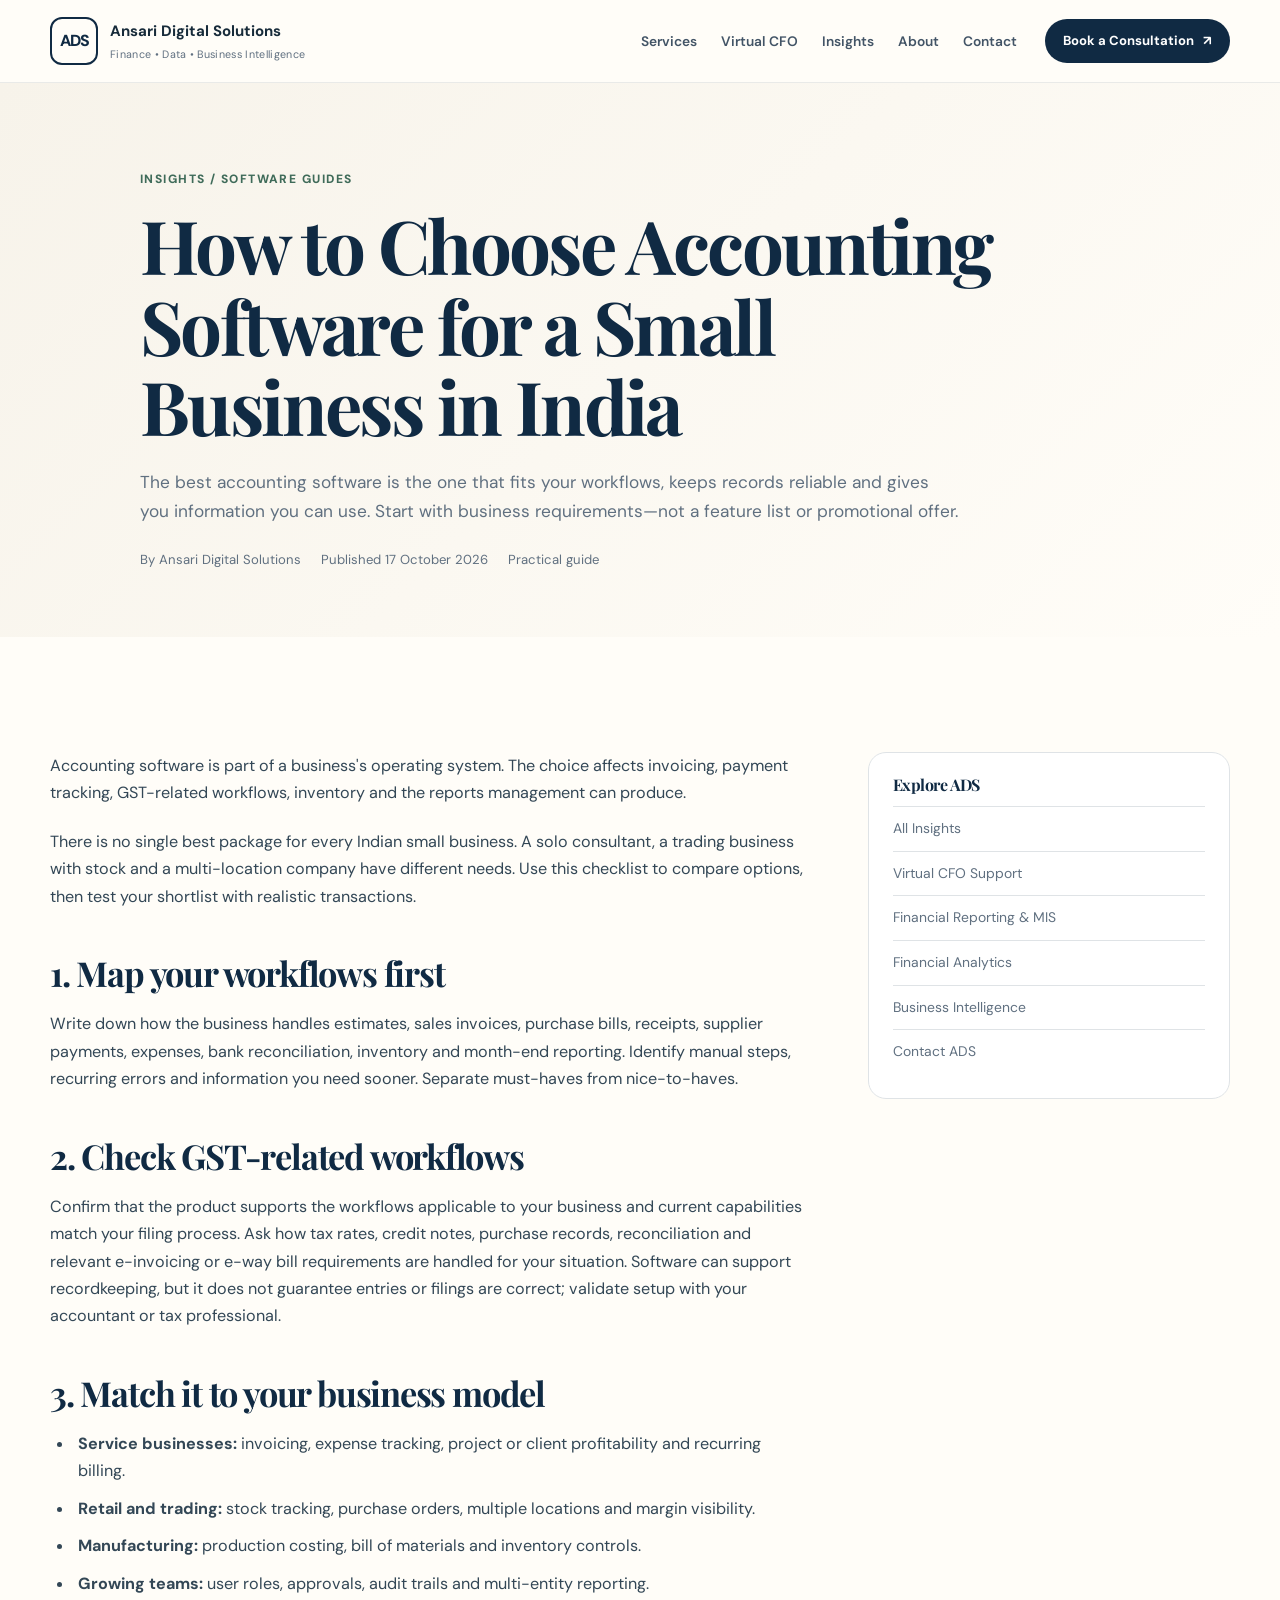
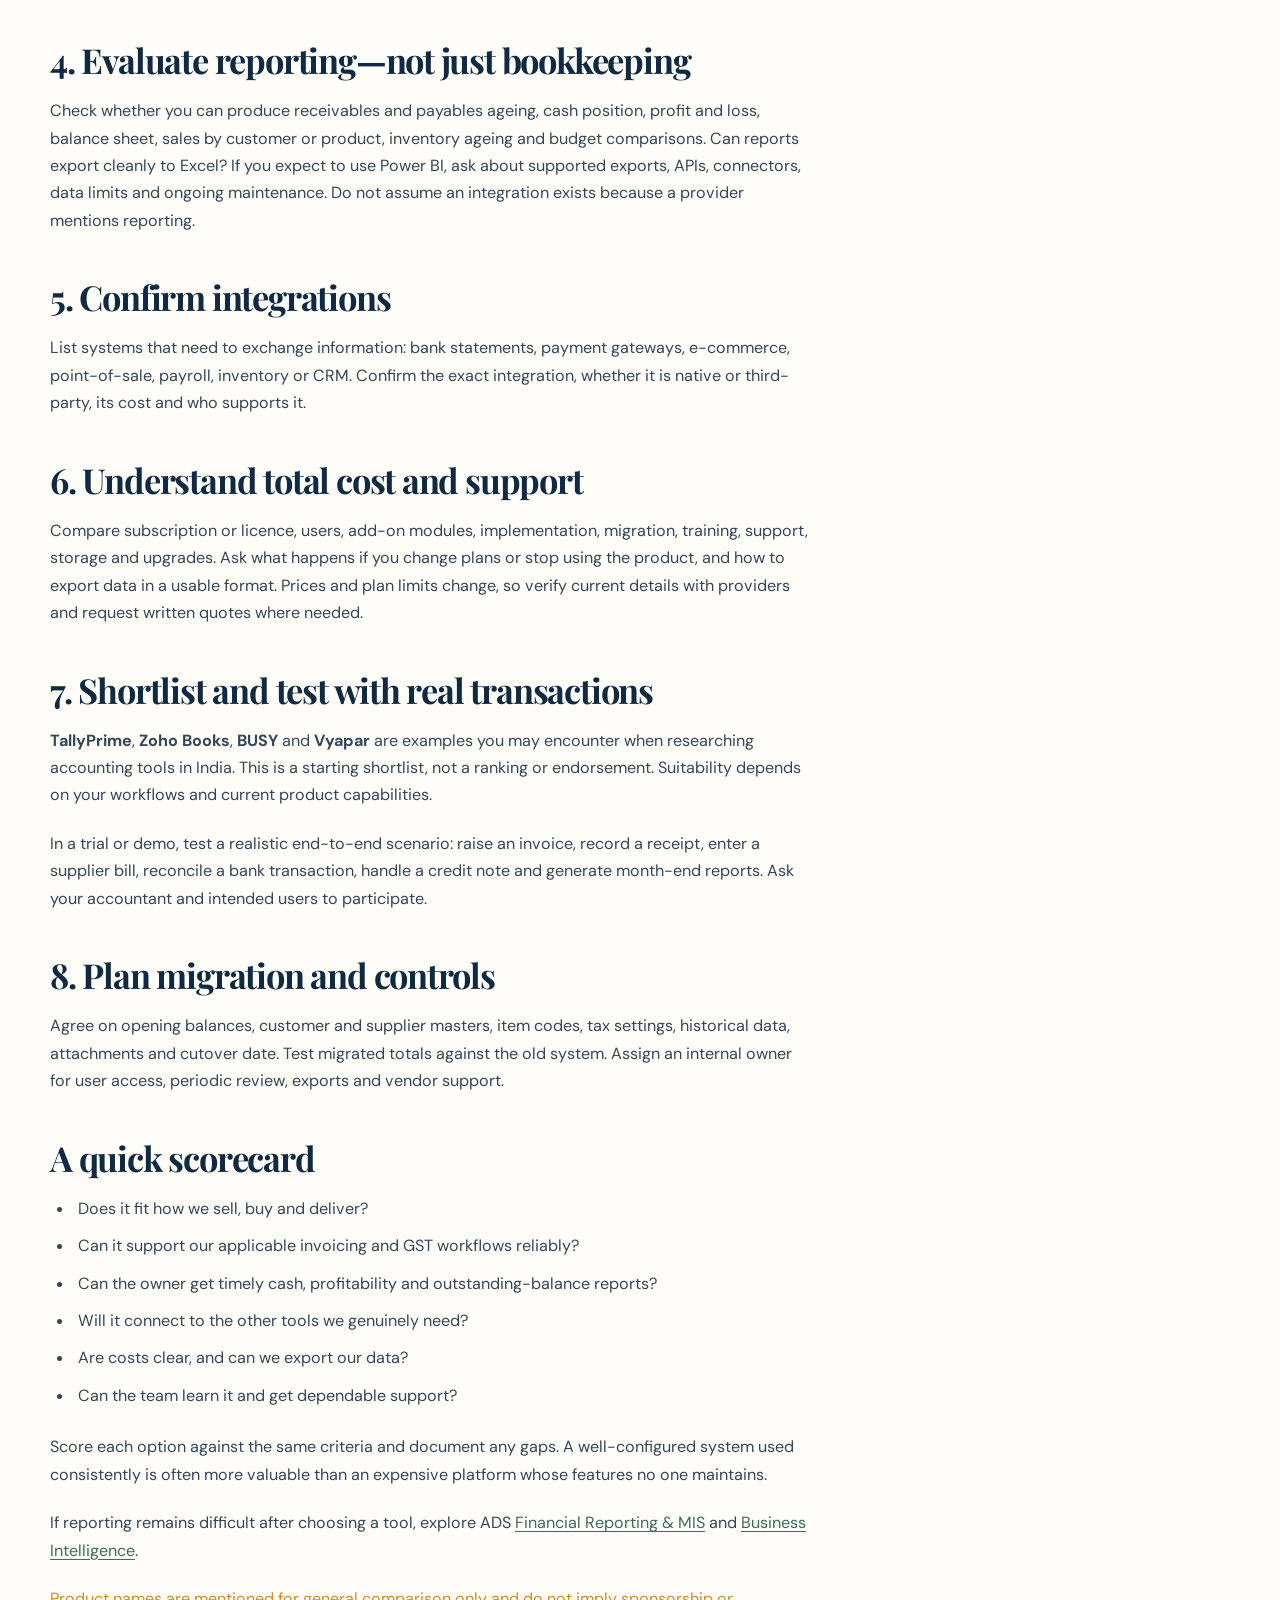
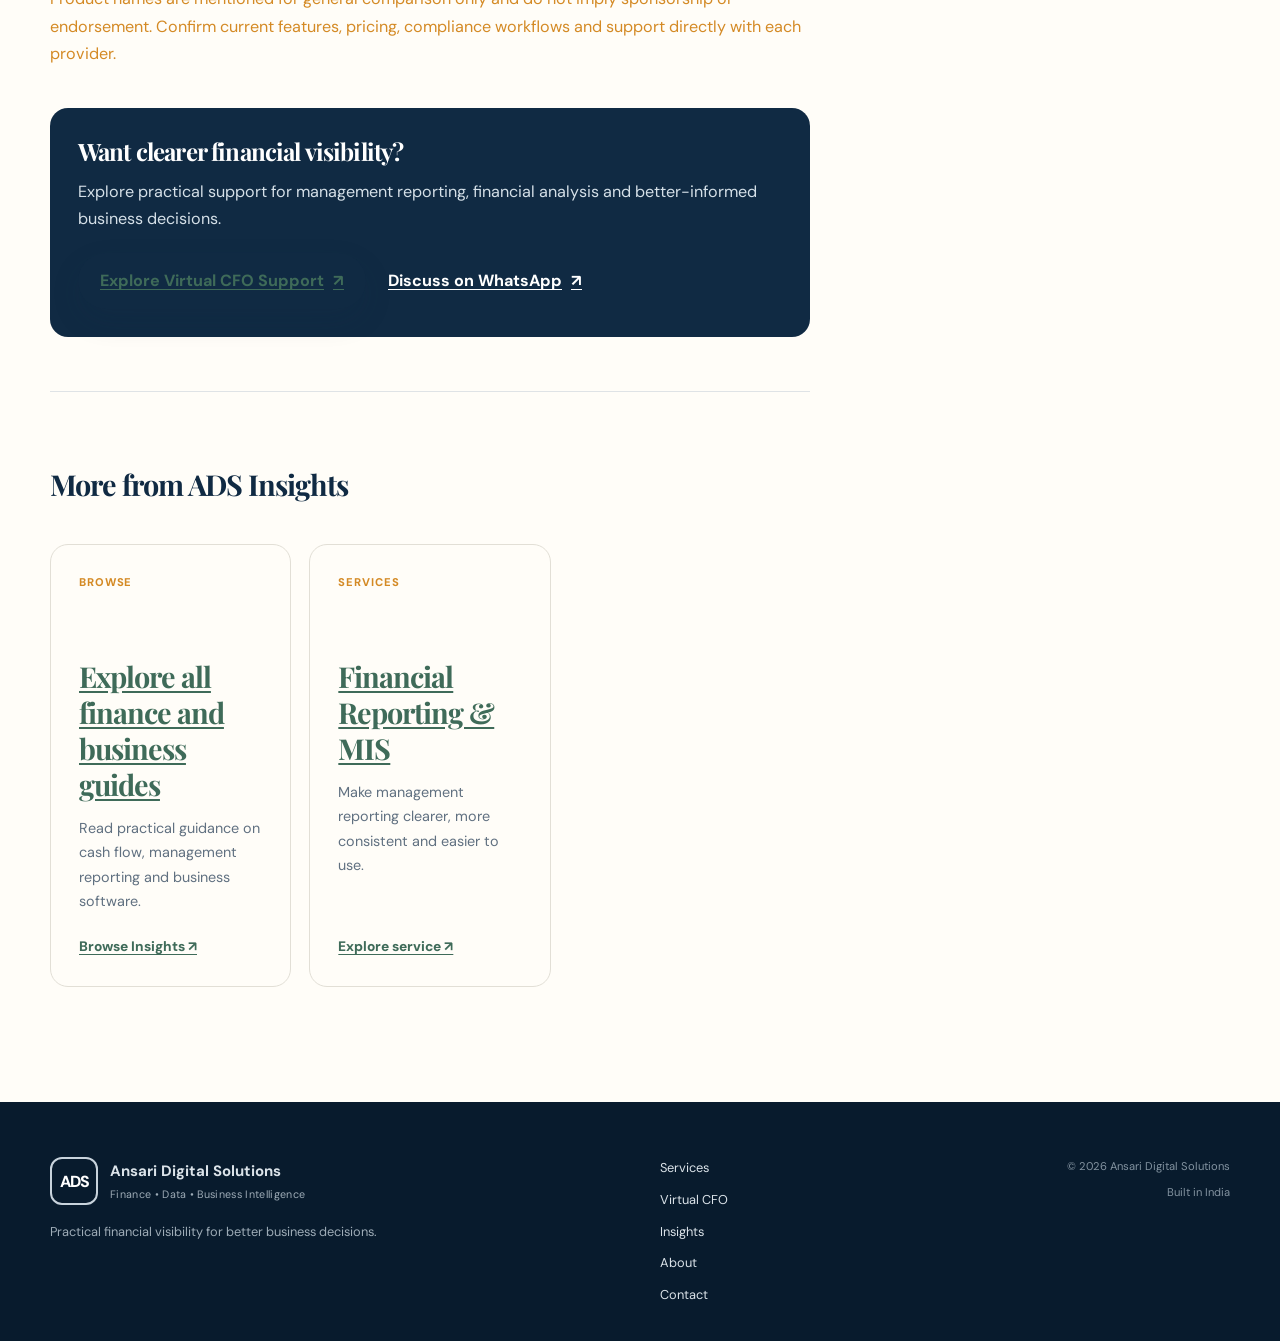
<file: insights/choose-accounting-software-india/index.html>
<!DOCTYPE html><html lang="en"><head><meta charset="UTF-8"><meta name="viewport" content="width=device-width, initial-scale=1.0"><meta name="theme-color" content="#102a43"><title>Choosing Accounting Software for Small Businesses in India | ADS</title><meta name="description" content="A practical checklist for choosing accounting software in India, including GST workflows, invoicing, inventory, bank feeds, reporting, integrations and support."><link rel="canonical" href="https://www.ansaridigitalsolutions.com/insights/choose-accounting-software-india/"><link rel="icon" href="/favicon.svg" type="image/svg+xml"><meta property="og:type" content="article"><meta property="og:url" content="https://www.ansaridigitalsolutions.com/insights/choose-accounting-software-india/"><meta property="og:title" content="How to Choose Accounting Software for a Small Business in India"><meta property="og:description" content="A practical checklist for choosing accounting software in India, including GST workflows, invoicing, inventory, bank feeds, reporting, integrations and support."><meta property="og:site_name" content="Ansari Digital Solutions"><meta property="article:published_time" content="2026-10-17"><meta name="twitter:card" content="summary"><meta name="twitter:title" content="How to Choose Accounting Software for a Small Business in India"><meta name="twitter:description" content="A practical checklist for choosing accounting software in India, including GST workflows, invoicing, inventory, bank feeds, reporting, integrations and support."><link rel="preconnect" href="https://fonts.googleapis.com"><link rel="preconnect" href="https://fonts.gstatic.com" crossorigin><link href="https://fonts.googleapis.com/css2?family=DM+Sans:wght@400;500;600;700&family=Playfair+Display:wght@600;700&display=swap" rel="stylesheet"><link rel="stylesheet" href="/style.css"><link rel="stylesheet" href="/insights.css"><script async src="https://www.googletagmanager.com/gtag/js?id=G-NCTJ4J617J"></script><script>window.dataLayer=window.dataLayer||[];function gtag(){dataLayer.push(arguments);}gtag('js',new Date());gtag('config','G-NCTJ4J617J');</script><script type="application/ld+json">{"@context":"https://schema.org","@type":"Article","headline":"How to Choose Accounting Software for a Small Business in India","description":"A practical checklist for choosing accounting software in India, including GST workflows, invoicing, inventory, bank feeds, reporting, integrations and support.","datePublished":"2026-10-17","dateModified":"2026-10-17","author":{"@type":"Organization","name":"Ansari Digital Solutions","url":"https://www.ansaridigitalsolutions.com/"},"publisher":{"@type":"Organization","name":"Ansari Digital Solutions","url":"https://www.ansaridigitalsolutions.com/"},"mainEntityOfPage":{"@type":"WebPage","@id":"https://www.ansaridigitalsolutions.com/insights/choose-accounting-software-india/"},"articleSection":"Software Guides"}</script></head><body><header class="site-header"><nav class="navbar container" aria-label="Primary navigation">
<a class="brand" href="/" aria-label="Ansari Digital Solutions home"><span class="brand-mark">ADS</span><span class="brand-copy"><strong>Ansari Digital Solutions</strong><small>Finance • Data • Business Intelligence</small></span></a>
<button class="menu-toggle" type="button" aria-expanded="false" aria-controls="primary-menu" aria-label="Open navigation"><span></span><span></span><span></span></button>
<div class="nav-wrap" id="primary-menu"><ul class="nav-links"><li><a href="/#services">Services</a></li><li><a href="/services/virtual-cfo/">Virtual CFO</a></li><li><a href="/insights/">Insights</a></li><li><a href="/#about">About</a></li><li><a href="/#contact">Contact</a></li></ul><a href="/#contact" class="nav-button">Book a Consultation <span>↗</span></a></div>
</nav></header><main><section class="article-hero"><div class="container"><p class="article-kicker"><a href="/insights/">Insights</a> / Software Guides</p><h1>How to Choose Accounting Software for a Small Business in India</h1><p class="article-summary">The best accounting software is the one that fits your workflows, keeps records reliable and gives you information you can use. Start with business requirements—not a feature list or promotional offer.</p><div class="article-meta"><span>By Ansari Digital Solutions</span><span>Published 17 October 2026</span><span>Practical guide</span></div></div></section><section class="section"><div class="container article-layout"><article class="article-content"><p>Accounting software is part of a business's operating system. The choice affects invoicing, payment tracking, GST-related workflows, inventory and the reports management can produce.</p><p>There is no single best package for every Indian small business. A solo consultant, a trading business with stock and a multi-location company have different needs. Use this checklist to compare options, then test your shortlist with realistic transactions.</p><h2>1. Map your workflows first</h2><p>Write down how the business handles estimates, sales invoices, purchase bills, receipts, supplier payments, expenses, bank reconciliation, inventory and month-end reporting. Identify manual steps, recurring errors and information you need sooner. Separate must-haves from nice-to-haves.</p><h2>2. Check GST-related workflows</h2><p>Confirm that the product supports the workflows applicable to your business and current capabilities match your filing process. Ask how tax rates, credit notes, purchase records, reconciliation and relevant e-invoicing or e-way bill requirements are handled for your situation. Software can support recordkeeping, but it does not guarantee entries or filings are correct; validate setup with your accountant or tax professional.</p><h2>3. Match it to your business model</h2><ul><li><strong>Service businesses:</strong> invoicing, expense tracking, project or client profitability and recurring billing.</li><li><strong>Retail and trading:</strong> stock tracking, purchase orders, multiple locations and margin visibility.</li><li><strong>Manufacturing:</strong> production costing, bill of materials and inventory controls.</li><li><strong>Growing teams:</strong> user roles, approvals, audit trails and multi-entity reporting.</li></ul><h2>4. Evaluate reporting—not just bookkeeping</h2><p>Check whether you can produce receivables and payables ageing, cash position, profit and loss, balance sheet, sales by customer or product, inventory ageing and budget comparisons. Can reports export cleanly to Excel? If you expect to use Power BI, ask about supported exports, APIs, connectors, data limits and ongoing maintenance. Do not assume an integration exists because a provider mentions reporting.</p><h2>5. Confirm integrations</h2><p>List systems that need to exchange information: bank statements, payment gateways, e-commerce, point-of-sale, payroll, inventory or CRM. Confirm the exact integration, whether it is native or third-party, its cost and who supports it.</p><h2>6. Understand total cost and support</h2><p>Compare subscription or licence, users, add-on modules, implementation, migration, training, support, storage and upgrades. Ask what happens if you change plans or stop using the product, and how to export data in a usable format. Prices and plan limits change, so verify current details with providers and request written quotes where needed.</p><h2>7. Shortlist and test with real transactions</h2><p><strong>TallyPrime</strong>, <strong>Zoho Books</strong>, <strong>BUSY</strong> and <strong>Vyapar</strong> are examples you may encounter when researching accounting tools in India. This is a starting shortlist, not a ranking or endorsement. Suitability depends on your workflows and current product capabilities.</p><p>In a trial or demo, test a realistic end-to-end scenario: raise an invoice, record a receipt, enter a supplier bill, reconcile a bank transaction, handle a credit note and generate month-end reports. Ask your accountant and intended users to participate.</p><h2>8. Plan migration and controls</h2><p>Agree on opening balances, customer and supplier masters, item codes, tax settings, historical data, attachments and cutover date. Test migrated totals against the old system. Assign an internal owner for user access, periodic review, exports and vendor support.</p><h2>A quick scorecard</h2><ul><li>Does it fit how we sell, buy and deliver?</li><li>Can it support our applicable invoicing and GST workflows reliably?</li><li>Can the owner get timely cash, profitability and outstanding-balance reports?</li><li>Will it connect to the other tools we genuinely need?</li><li>Are costs clear, and can we export our data?</li><li>Can the team learn it and get dependable support?</li></ul><p>Score each option against the same criteria and document any gaps. A well-configured system used consistently is often more valuable than an expensive platform whose features no one maintains.</p><p>If reporting remains difficult after choosing a tool, explore ADS <a href="/services/financial-reporting-mis/">Financial Reporting &amp; MIS</a> and <a href="/services/business-intelligence/">Business Intelligence</a>.</p><p><em>Product names are mentioned for general comparison only and do not imply sponsorship or endorsement. Confirm current features, pricing, compliance workflows and support directly with each provider.</em></p><div class="article-cta"><h2>Want clearer financial visibility?</h2><p>Explore practical support for management reporting, financial analysis and better-informed business decisions.</p><a class="button button-primary" href="/services/virtual-cfo/">Explore Virtual CFO Support <span>↗</span></a><a class="button button-text" href="https://wa.me/919288440270?text=Hello%20ADS%2C%20I%20read%20your%20Insights%20article%20and%20would%20like%20to%20discuss%20finance%20support." target="_blank" rel="noopener noreferrer">Discuss on WhatsApp <span>↗</span></a></div><div class="article-related"><h2>More from ADS Insights</h2><div class="insights-grid"><article class="insight-card"><div class="insight-card-meta"><span>Browse</span></div><h2><a href="/insights/">Explore all finance and business guides</a></h2><p>Read practical guidance on cash flow, management reporting and business software.</p><a class="insight-read-link" href="/insights/">Browse Insights ↗</a></article><article class="insight-card"><div class="insight-card-meta"><span>Services</span></div><h2><a href="/services/financial-reporting-mis/">Financial Reporting &amp; MIS</a></h2><p>Make management reporting clearer, more consistent and easier to use.</p><a class="insight-read-link" href="/services/financial-reporting-mis/">Explore service ↗</a></article></div></div></article><aside class="article-aside"><h2>Explore ADS</h2><a href="/insights/">All Insights</a><a href="/services/virtual-cfo/">Virtual CFO Support</a><a href="/services/financial-reporting-mis/">Financial Reporting &amp; MIS</a><a href="/services/financial-analytics/">Financial Analytics</a><a href="/services/business-intelligence/">Business Intelligence</a><a href="/#contact">Contact ADS</a></aside></div></section></main><footer class="site-footer"><div class="container footer-grid"><div><a class="brand footer-brand" href="/"><span class="brand-mark">ADS</span><span class="brand-copy"><strong>Ansari Digital Solutions</strong><small>Finance • Data • Business Intelligence</small></span></a><p>Practical financial visibility for better business decisions.</p></div><div class="footer-links"><a href="/#services">Services</a><a href="/services/virtual-cfo/">Virtual CFO</a><a href="/insights/">Insights</a><a href="/#about">About</a><a href="/#contact">Contact</a></div><div class="footer-note"><span>© 2026 Ansari Digital Solutions</span><span>Built in India</span></div></div></footer><script src="/script.js"></script></body></html>
</file>
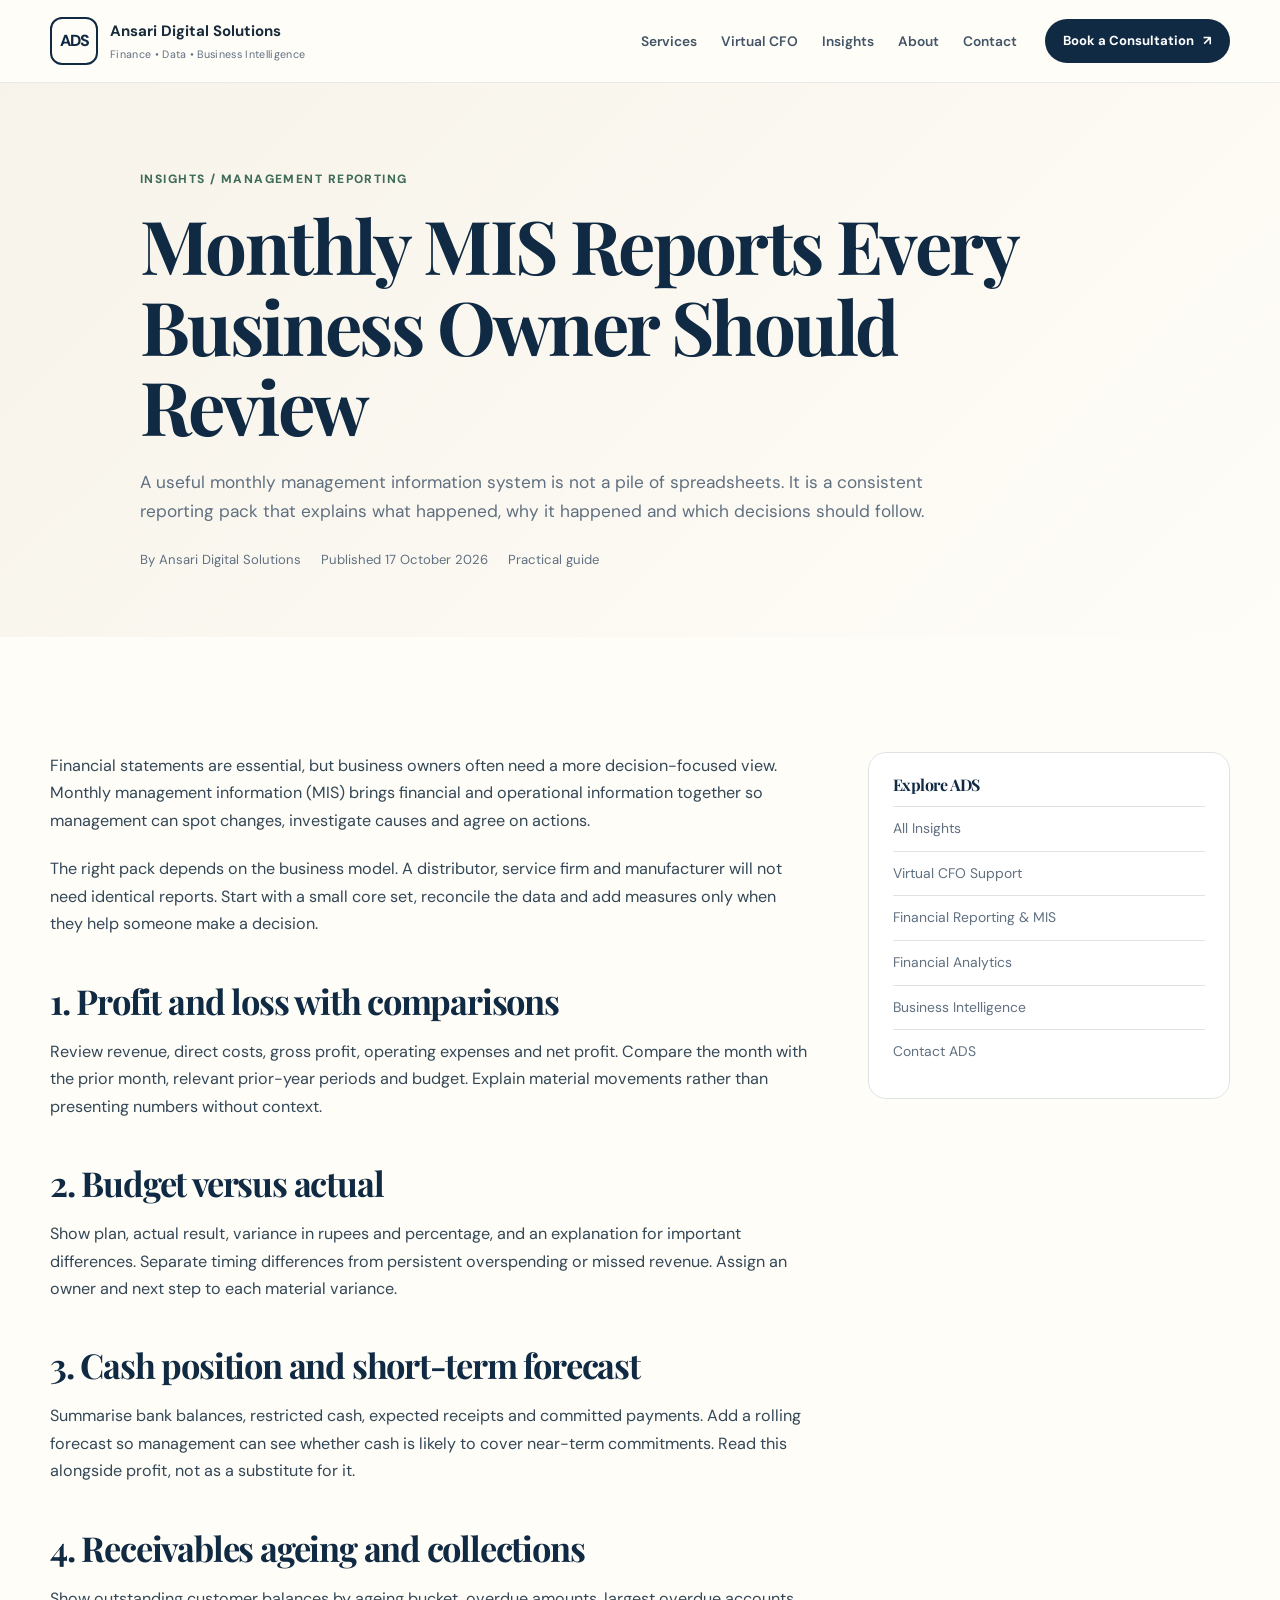
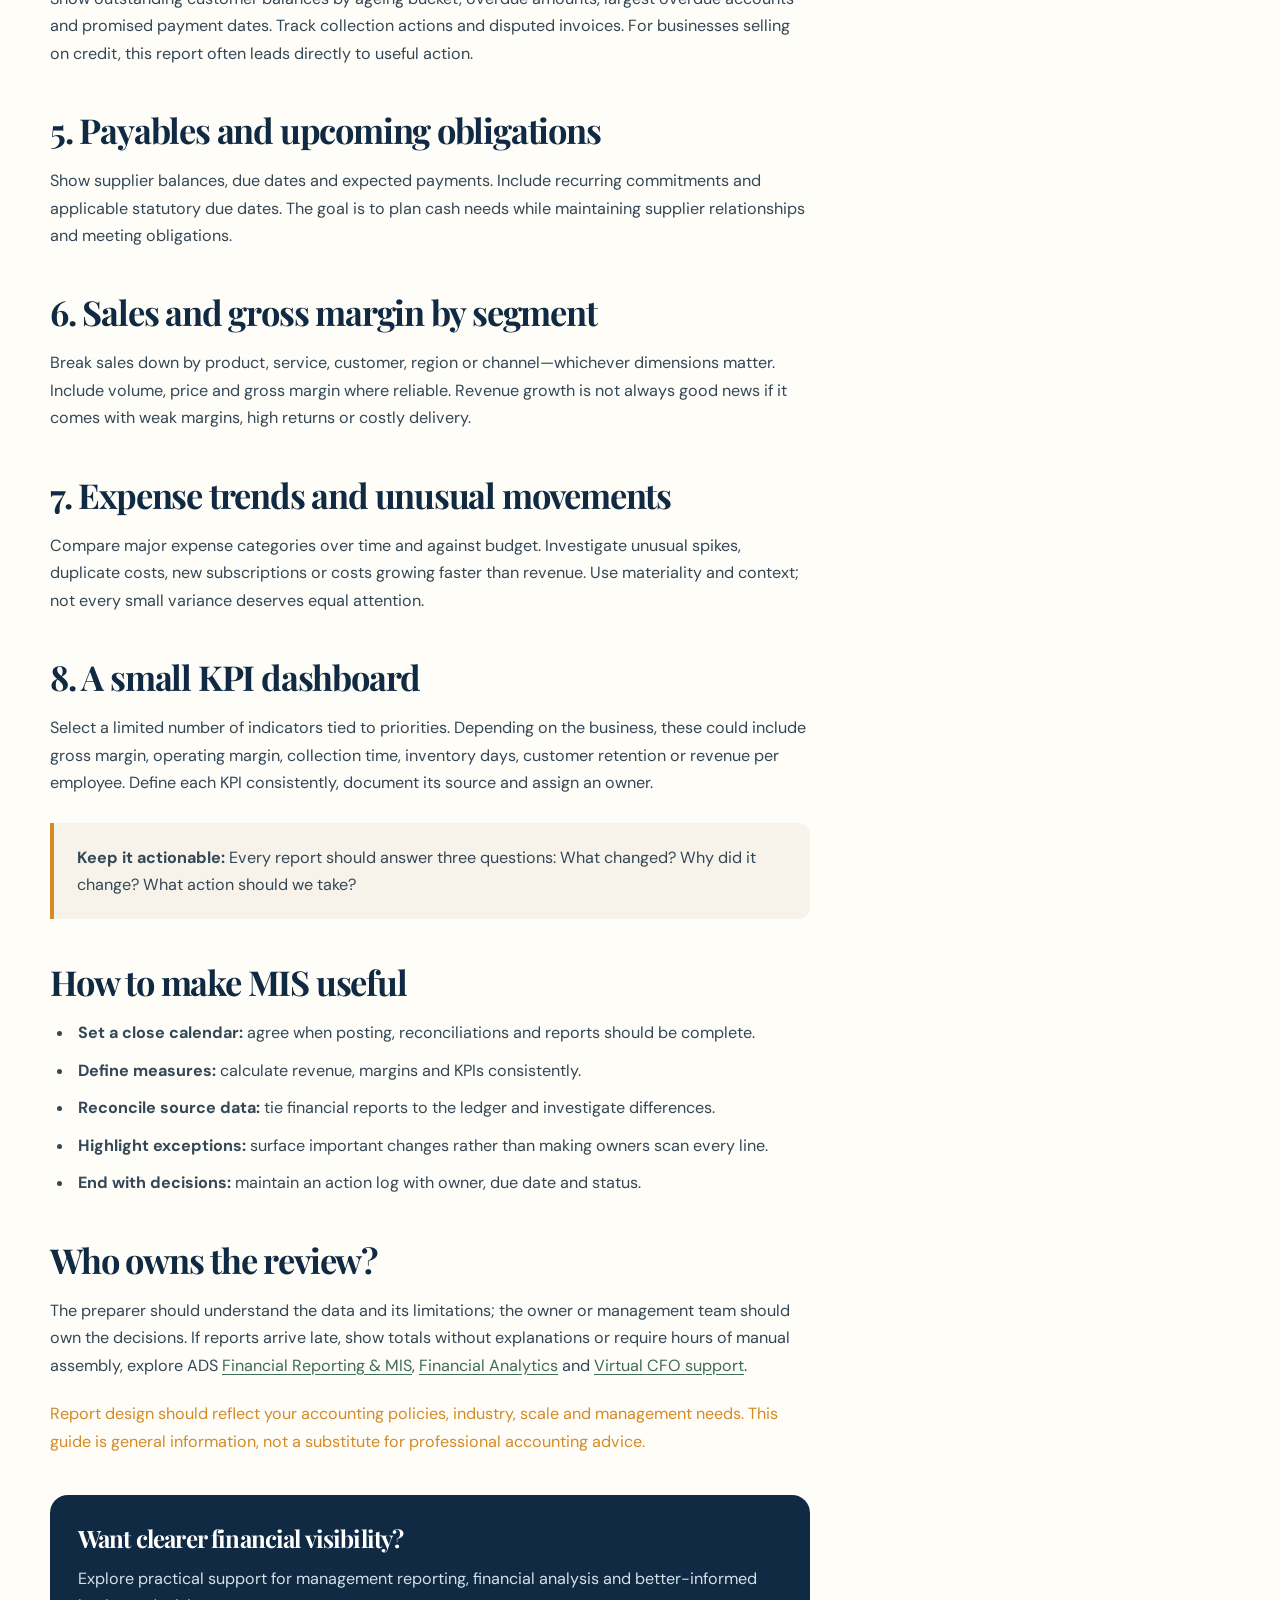
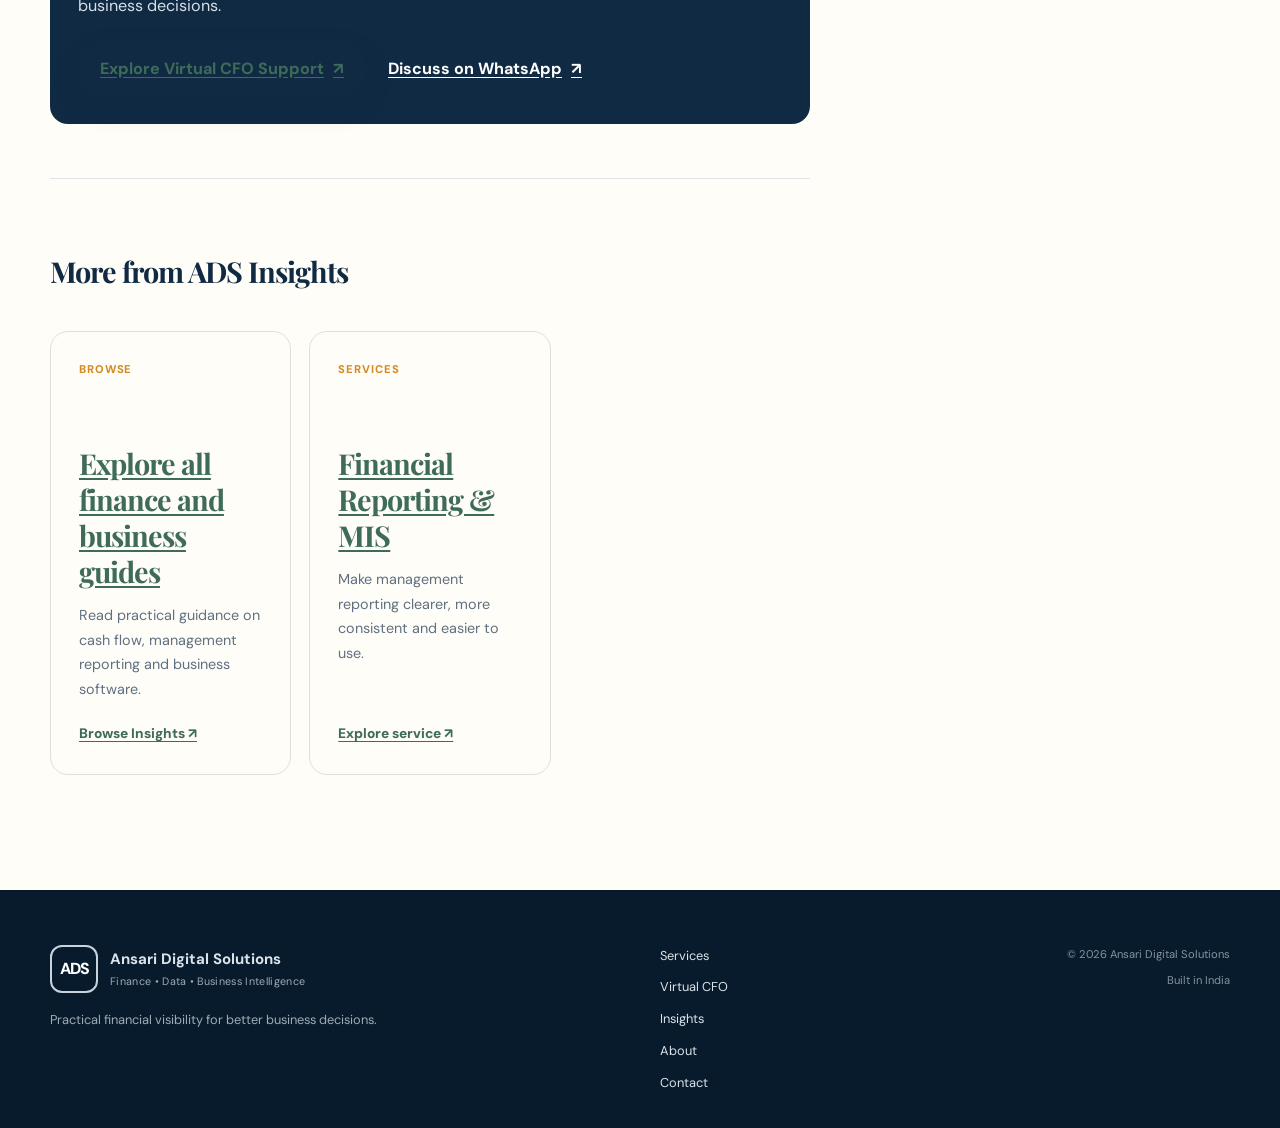
<file: insights/monthly-mis-reports-business-owners/index.html>
<!DOCTYPE html><html lang="en"><head><meta charset="UTF-8"><meta name="viewport" content="width=device-width, initial-scale=1.0"><meta name="theme-color" content="#102a43"><title>Monthly MIS Reports: A Practical Checklist for Owners | ADS</title><meta name="description" content="A practical monthly MIS checklist covering profit and loss, cash flow, budget variance, receivables, payables, sales and key business metrics."><link rel="canonical" href="https://www.ansaridigitalsolutions.com/insights/monthly-mis-reports-business-owners/"><link rel="icon" href="/favicon.svg" type="image/svg+xml"><meta property="og:type" content="article"><meta property="og:url" content="https://www.ansaridigitalsolutions.com/insights/monthly-mis-reports-business-owners/"><meta property="og:title" content="Monthly MIS Reports Every Business Owner Should Review"><meta property="og:description" content="A practical monthly MIS checklist covering profit and loss, cash flow, budget variance, receivables, payables, sales and key business metrics."><meta property="og:site_name" content="Ansari Digital Solutions"><meta property="article:published_time" content="2026-10-17"><meta name="twitter:card" content="summary"><meta name="twitter:title" content="Monthly MIS Reports Every Business Owner Should Review"><meta name="twitter:description" content="A practical monthly MIS checklist covering profit and loss, cash flow, budget variance, receivables, payables, sales and key business metrics."><link rel="preconnect" href="https://fonts.googleapis.com"><link rel="preconnect" href="https://fonts.gstatic.com" crossorigin><link href="https://fonts.googleapis.com/css2?family=DM+Sans:wght@400;500;600;700&family=Playfair+Display:wght@600;700&display=swap" rel="stylesheet"><link rel="stylesheet" href="/style.css"><link rel="stylesheet" href="/insights.css"><script async src="https://www.googletagmanager.com/gtag/js?id=G-NCTJ4J617J"></script><script>window.dataLayer=window.dataLayer||[];function gtag(){dataLayer.push(arguments);}gtag('js',new Date());gtag('config','G-NCTJ4J617J');</script><script type="application/ld+json">{"@context":"https://schema.org","@type":"Article","headline":"Monthly MIS Reports Every Business Owner Should Review","description":"A practical monthly MIS checklist covering profit and loss, cash flow, budget variance, receivables, payables, sales and key business metrics.","datePublished":"2026-10-17","dateModified":"2026-10-17","author":{"@type":"Organization","name":"Ansari Digital Solutions","url":"https://www.ansaridigitalsolutions.com/"},"publisher":{"@type":"Organization","name":"Ansari Digital Solutions","url":"https://www.ansaridigitalsolutions.com/"},"mainEntityOfPage":{"@type":"WebPage","@id":"https://www.ansaridigitalsolutions.com/insights/monthly-mis-reports-business-owners/"},"articleSection":"Management Reporting"}</script></head><body><header class="site-header"><nav class="navbar container" aria-label="Primary navigation">
<a class="brand" href="/" aria-label="Ansari Digital Solutions home"><span class="brand-mark">ADS</span><span class="brand-copy"><strong>Ansari Digital Solutions</strong><small>Finance • Data • Business Intelligence</small></span></a>
<button class="menu-toggle" type="button" aria-expanded="false" aria-controls="primary-menu" aria-label="Open navigation"><span></span><span></span><span></span></button>
<div class="nav-wrap" id="primary-menu"><ul class="nav-links"><li><a href="/#services">Services</a></li><li><a href="/services/virtual-cfo/">Virtual CFO</a></li><li><a href="/insights/">Insights</a></li><li><a href="/#about">About</a></li><li><a href="/#contact">Contact</a></li></ul><a href="/#contact" class="nav-button">Book a Consultation <span>↗</span></a></div>
</nav></header><main><section class="article-hero"><div class="container"><p class="article-kicker"><a href="/insights/">Insights</a> / Management Reporting</p><h1>Monthly MIS Reports Every Business Owner Should Review</h1><p class="article-summary">A useful monthly management information system is not a pile of spreadsheets. It is a consistent reporting pack that explains what happened, why it happened and which decisions should follow.</p><div class="article-meta"><span>By Ansari Digital Solutions</span><span>Published 17 October 2026</span><span>Practical guide</span></div></div></section><section class="section"><div class="container article-layout"><article class="article-content"><p>Financial statements are essential, but business owners often need a more decision-focused view. Monthly management information (MIS) brings financial and operational information together so management can spot changes, investigate causes and agree on actions.</p><p>The right pack depends on the business model. A distributor, service firm and manufacturer will not need identical reports. Start with a small core set, reconcile the data and add measures only when they help someone make a decision.</p><h2>1. Profit and loss with comparisons</h2><p>Review revenue, direct costs, gross profit, operating expenses and net profit. Compare the month with the prior month, relevant prior-year periods and budget. Explain material movements rather than presenting numbers without context.</p><h2>2. Budget versus actual</h2><p>Show plan, actual result, variance in rupees and percentage, and an explanation for important differences. Separate timing differences from persistent overspending or missed revenue. Assign an owner and next step to each material variance.</p><h2>3. Cash position and short-term forecast</h2><p>Summarise bank balances, restricted cash, expected receipts and committed payments. Add a rolling forecast so management can see whether cash is likely to cover near-term commitments. Read this alongside profit, not as a substitute for it.</p><h2>4. Receivables ageing and collections</h2><p>Show outstanding customer balances by ageing bucket, overdue amounts, largest overdue accounts and promised payment dates. Track collection actions and disputed invoices. For businesses selling on credit, this report often leads directly to useful action.</p><h2>5. Payables and upcoming obligations</h2><p>Show supplier balances, due dates and expected payments. Include recurring commitments and applicable statutory due dates. The goal is to plan cash needs while maintaining supplier relationships and meeting obligations.</p><h2>6. Sales and gross margin by segment</h2><p>Break sales down by product, service, customer, region or channel—whichever dimensions matter. Include volume, price and gross margin where reliable. Revenue growth is not always good news if it comes with weak margins, high returns or costly delivery.</p><h2>7. Expense trends and unusual movements</h2><p>Compare major expense categories over time and against budget. Investigate unusual spikes, duplicate costs, new subscriptions or costs growing faster than revenue. Use materiality and context; not every small variance deserves equal attention.</p><h2>8. A small KPI dashboard</h2><p>Select a limited number of indicators tied to priorities. Depending on the business, these could include gross margin, operating margin, collection time, inventory days, customer retention or revenue per employee. Define each KPI consistently, document its source and assign an owner.</p><div class="article-note"><strong>Keep it actionable:</strong> Every report should answer three questions: What changed? Why did it change? What action should we take?</div><h2>How to make MIS useful</h2><ul><li><strong>Set a close calendar:</strong> agree when posting, reconciliations and reports should be complete.</li><li><strong>Define measures:</strong> calculate revenue, margins and KPIs consistently.</li><li><strong>Reconcile source data:</strong> tie financial reports to the ledger and investigate differences.</li><li><strong>Highlight exceptions:</strong> surface important changes rather than making owners scan every line.</li><li><strong>End with decisions:</strong> maintain an action log with owner, due date and status.</li></ul><h2>Who owns the review?</h2><p>The preparer should understand the data and its limitations; the owner or management team should own the decisions. If reports arrive late, show totals without explanations or require hours of manual assembly, explore ADS <a href="/services/financial-reporting-mis/">Financial Reporting &amp; MIS</a>, <a href="/services/financial-analytics/">Financial Analytics</a> and <a href="/services/virtual-cfo/">Virtual CFO support</a>.</p><p><em>Report design should reflect your accounting policies, industry, scale and management needs. This guide is general information, not a substitute for professional accounting advice.</em></p><div class="article-cta"><h2>Want clearer financial visibility?</h2><p>Explore practical support for management reporting, financial analysis and better-informed business decisions.</p><a class="button button-primary" href="/services/virtual-cfo/">Explore Virtual CFO Support <span>↗</span></a><a class="button button-text" href="https://wa.me/919288440270?text=Hello%20ADS%2C%20I%20read%20your%20Insights%20article%20and%20would%20like%20to%20discuss%20finance%20support." target="_blank" rel="noopener noreferrer">Discuss on WhatsApp <span>↗</span></a></div><div class="article-related"><h2>More from ADS Insights</h2><div class="insights-grid"><article class="insight-card"><div class="insight-card-meta"><span>Browse</span></div><h2><a href="/insights/">Explore all finance and business guides</a></h2><p>Read practical guidance on cash flow, management reporting and business software.</p><a class="insight-read-link" href="/insights/">Browse Insights ↗</a></article><article class="insight-card"><div class="insight-card-meta"><span>Services</span></div><h2><a href="/services/financial-reporting-mis/">Financial Reporting &amp; MIS</a></h2><p>Make management reporting clearer, more consistent and easier to use.</p><a class="insight-read-link" href="/services/financial-reporting-mis/">Explore service ↗</a></article></div></div></article><aside class="article-aside"><h2>Explore ADS</h2><a href="/insights/">All Insights</a><a href="/services/virtual-cfo/">Virtual CFO Support</a><a href="/services/financial-reporting-mis/">Financial Reporting &amp; MIS</a><a href="/services/financial-analytics/">Financial Analytics</a><a href="/services/business-intelligence/">Business Intelligence</a><a href="/#contact">Contact ADS</a></aside></div></section></main><footer class="site-footer"><div class="container footer-grid"><div><a class="brand footer-brand" href="/"><span class="brand-mark">ADS</span><span class="brand-copy"><strong>Ansari Digital Solutions</strong><small>Finance • Data • Business Intelligence</small></span></a><p>Practical financial visibility for better business decisions.</p></div><div class="footer-links"><a href="/#services">Services</a><a href="/services/virtual-cfo/">Virtual CFO</a><a href="/insights/">Insights</a><a href="/#about">About</a><a href="/#contact">Contact</a></div><div class="footer-note"><span>© 2026 Ansari Digital Solutions</span><span>Built in India</span></div></div></footer><script src="/script.js"></script></body></html>
</file>
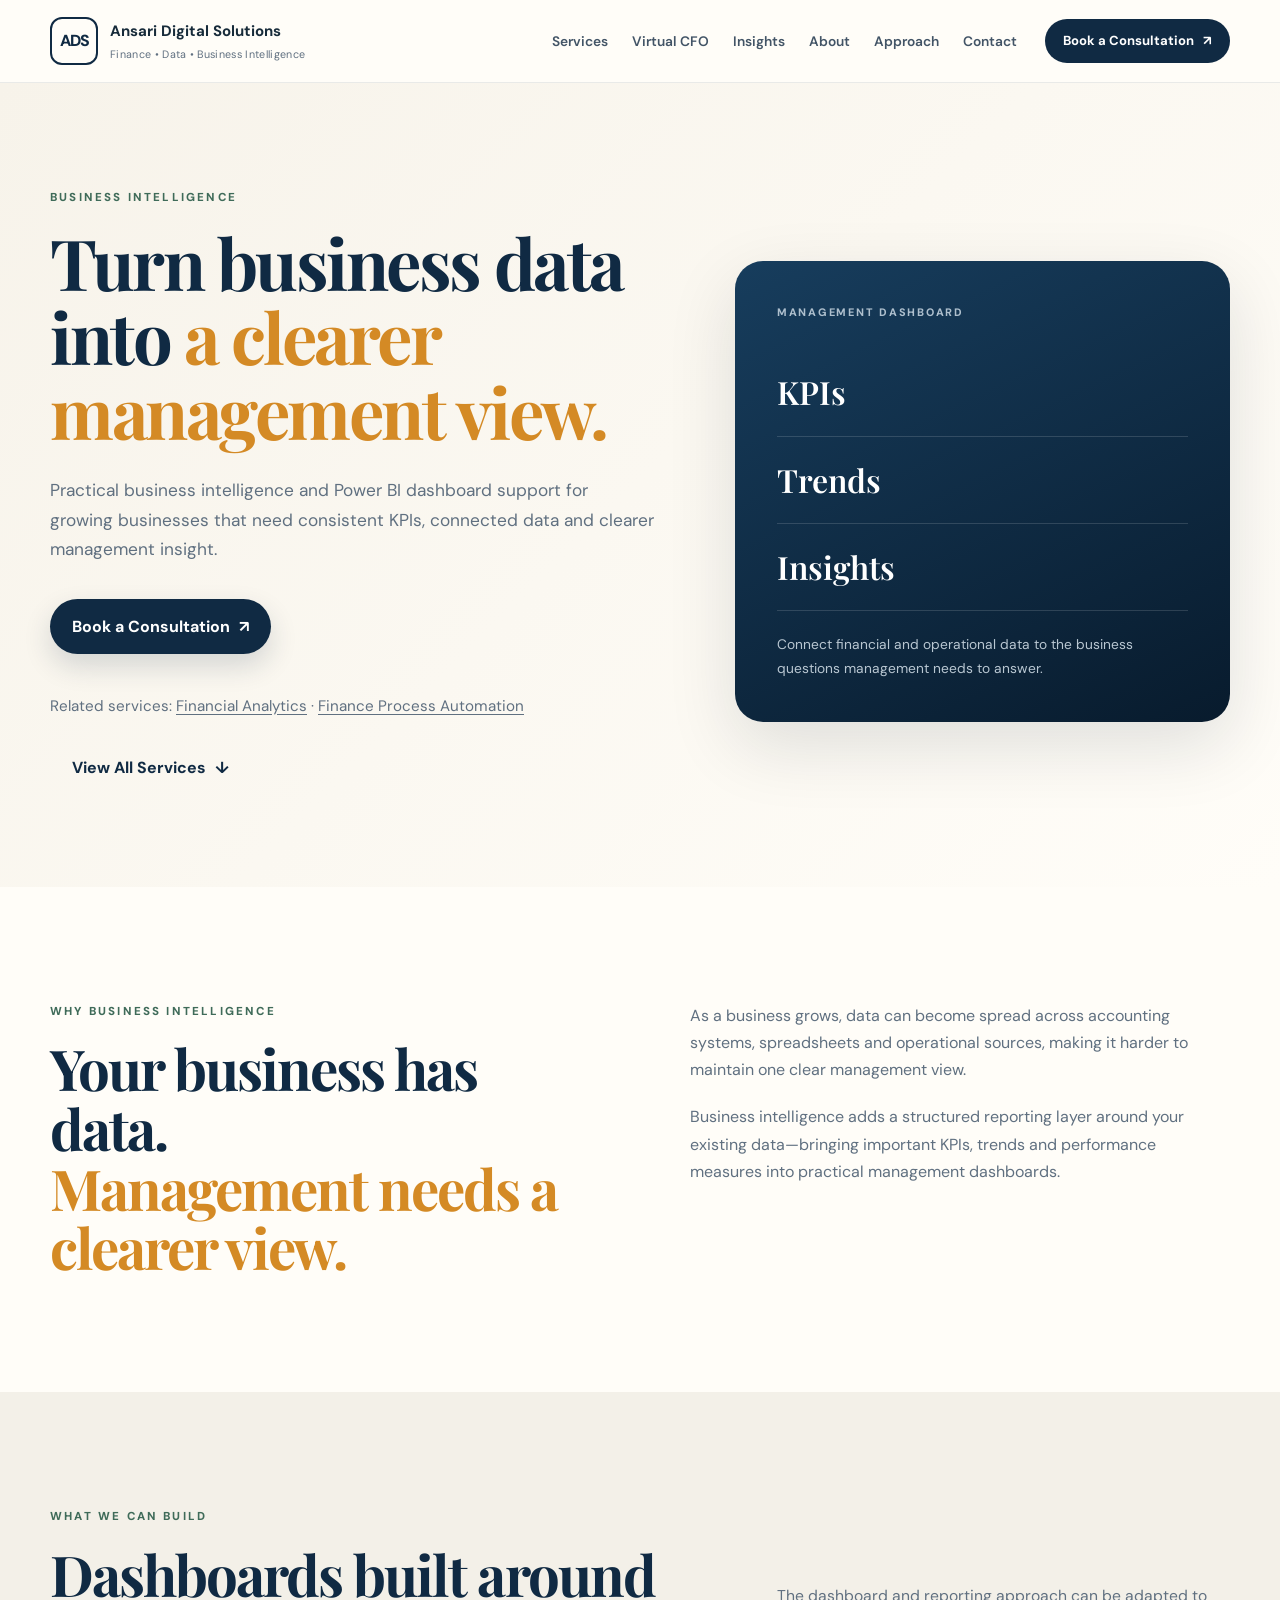
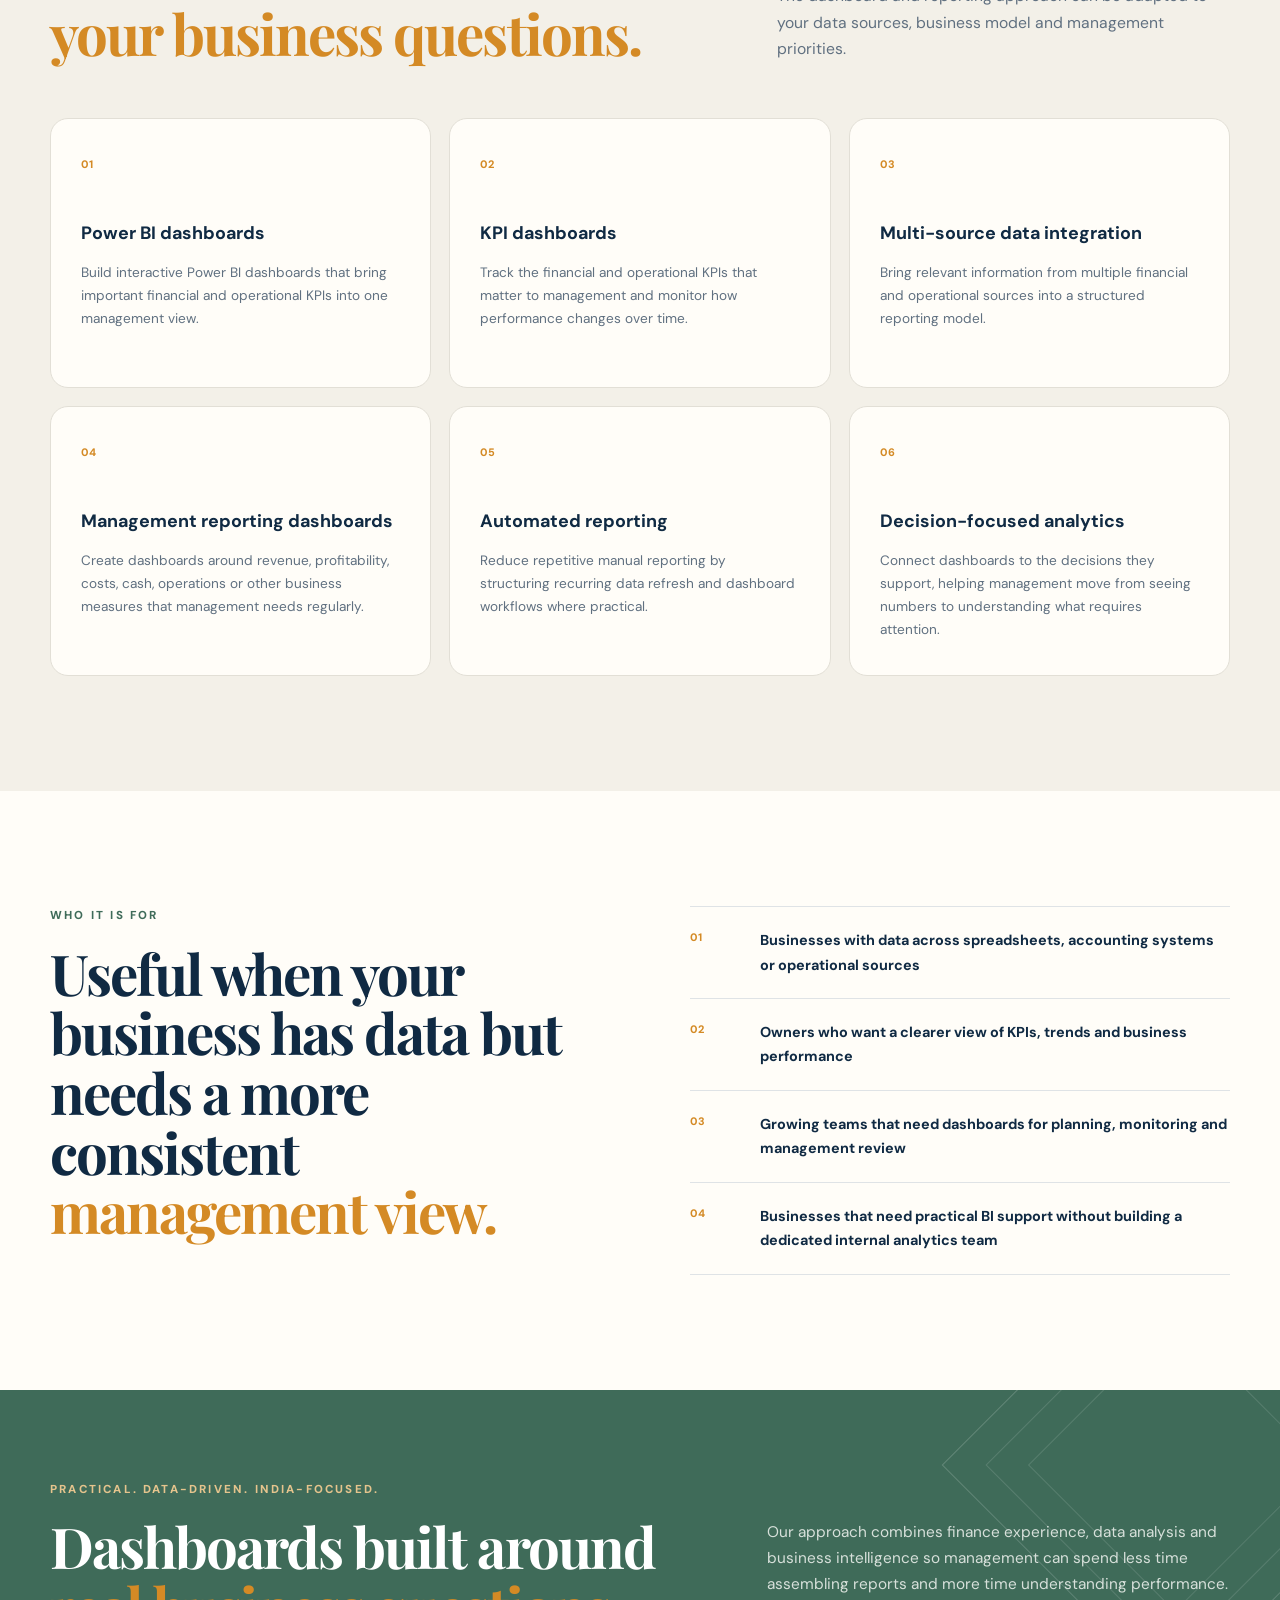
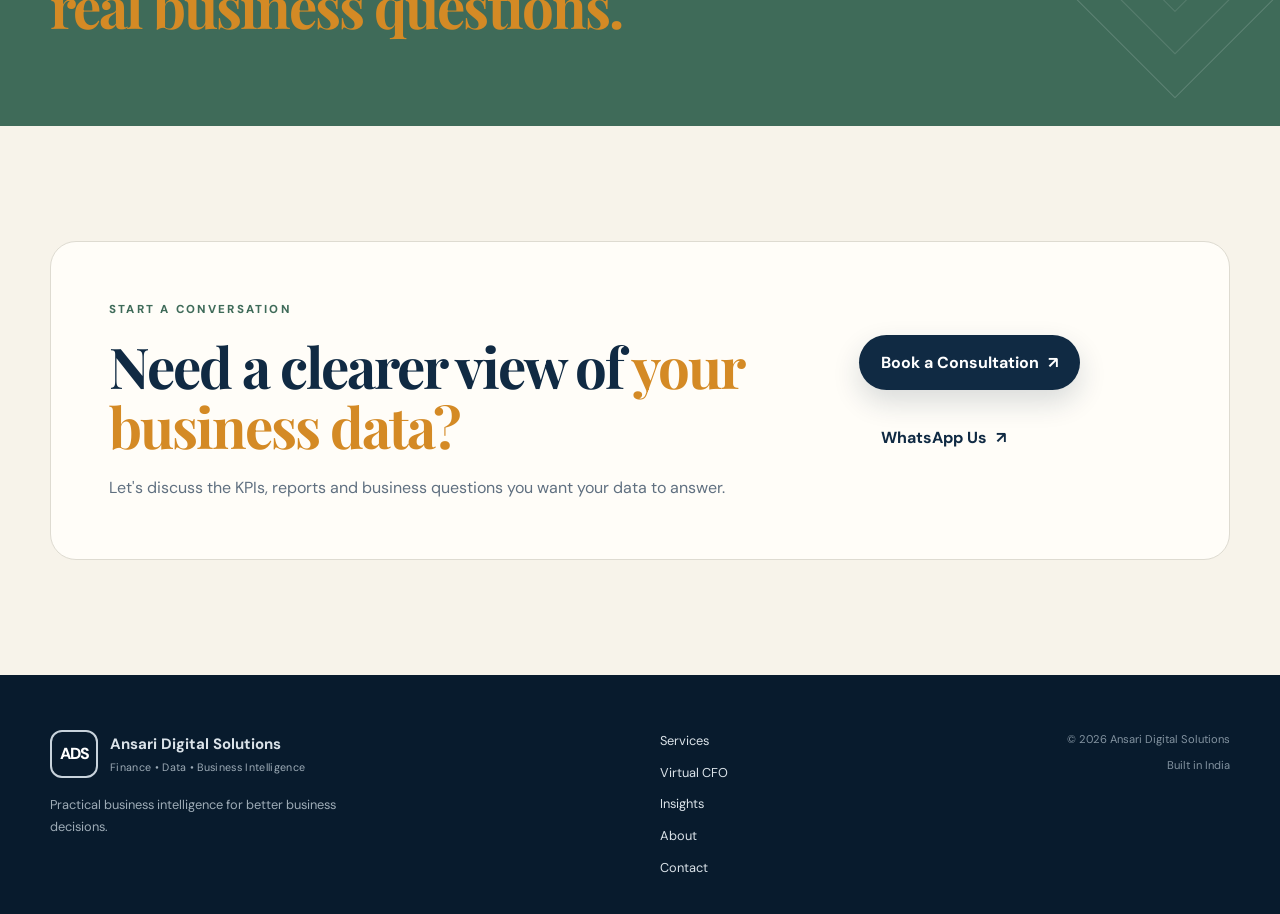
<file: services/business-intelligence/index.html>
<!DOCTYPE html>
<html lang="en">
<head>
    <meta charset="UTF-8">
    <meta name="viewport" content="width=device-width, initial-scale=1.0">
    <meta name="theme-color" content="#102a43">
    <title>Business Intelligence & Power BI Services in India | Ansari Digital Solutions</title>
    <meta name="description" content="Business intelligence and Power BI support for growing businesses in India, including management dashboards, KPI visualization, multi-source reporting and decision-focused analytics.">
    <link rel="canonical" href="https://www.ansaridigitalsolutions.com/services/business-intelligence/">
    <link rel="icon" href="/favicon.svg" type="image/svg+xml">
    <meta property="og:type" content="website">
    <meta property="og:url" content="https://www.ansaridigitalsolutions.com/services/business-intelligence/">
    <meta property="og:title" content="Business Intelligence & Power BI Services in India | Ansari Digital Solutions">
    <meta property="og:description" content="Practical business intelligence and Power BI dashboard support for growing businesses through KPI reporting, multi-source data integration and management insights.">
    <meta property="og:site_name" content="Ansari Digital Solutions">
    <meta name="twitter:card" content="summary">
    <meta name="twitter:title" content="Business Intelligence & Power BI Services in India | Ansari Digital Solutions">
    <meta name="twitter:description" content="Practical business intelligence and Power BI dashboard support for growing businesses through KPI reporting, multi-source data integration and management insights.">
    <link rel="preconnect" href="https://fonts.googleapis.com">
    <link rel="preconnect" href="https://fonts.gstatic.com" crossorigin>
    <link href="https://fonts.googleapis.com/css2?family=DM+Sans:wght@400;500;600;700&family=Playfair+Display:wght@600;700&display=swap" rel="stylesheet">
    <link rel="stylesheet" href="/style.css">
    <script async src="https://www.googletagmanager.com/gtag/js?id=G-NCTJ4J617J"></script>
    <script>
        window.dataLayer = window.dataLayer || [];
        function gtag(){dataLayer.push(arguments);}
        gtag('js', new Date());
        gtag('config', 'G-NCTJ4J617J');
    </script>
    <script type="application/ld+json">
    {
      "@context": "https://schema.org",
      "@type": "Service",
      "name": "Business Intelligence",
      "serviceType": "Business Intelligence",
      "description": "Business intelligence that turns financial and operational data into practical dashboards, KPIs and management insights for better decisions.",
      "provider": {
        "@type": "Organization",
        "name": "Ansari Digital Solutions",
        "url": "https://www.ansaridigitalsolutions.com/"
      },
      "areaServed": {
        "@type": "Country",
        "name": "India"
      }
    }
    </script>
</head>
<body class="service-page">
    <header class="site-header">
        <nav class="navbar container" aria-label="Primary navigation">
            <a class="brand" href="/" aria-label="Ansari Digital Solutions home">
                <span class="brand-mark">ADS</span>
                <span class="brand-copy">
                    <strong>Ansari Digital Solutions</strong>
                    <small>Finance • Data • Business Intelligence</small>
                </span>
            </a>

            <button class="menu-toggle" type="button" aria-expanded="false" aria-controls="primary-menu" aria-label="Open navigation">
                <span></span><span></span><span></span>
            </button>

            <div class="nav-wrap" id="primary-menu">
                <ul class="nav-links">
                    <li><a href="/#services">Services</a></li>
                    <li><a href="/#virtual-cfo">Virtual CFO</a></li>
                    <li><a href="/insights/">Insights</a></li>
                    <li><a href="/#about">About</a></li>
                    <li><a href="/#approach">Approach</a></li>
                    <li><a href="/#contact">Contact</a></li>
                </ul>
                <a href="/#contact" class="nav-button">Book a Consultation <span>↗</span></a>
            </div>
        </nav>
    </header>

    <main>
        <section class="service-hero">
            <div class="container service-hero-grid">
                <div>
                    <p class="eyebrow">BUSINESS INTELLIGENCE</p>
                    <h1>Turn business data into <em>a clearer management view.</em></h1>
                    <p class="service-lead">Practical business intelligence and Power BI dashboard support for growing businesses that need consistent KPIs, connected data and clearer management insight.</p>
                    <div class="hero-actions">
                        <a class="button button-primary" href="/#contact">Book a Consultation <span>↗</span></a>
                        <p class="service-related">Related services: <a href="/services/financial-analytics/">Financial Analytics</a> · <a href="/services/finance-process-automation/">Finance Process Automation</a></p>
                        <a class="button button-text" href="/#services">View All Services <span>↓</span></a>
                    </div>
                </div>
                <div class="service-hero-card">
                    <span>MANAGEMENT DASHBOARD</span>
                    <strong>KPIs</strong>
                    <strong>Trends</strong>
                    <strong>Insights</strong>
                    <p>Connect financial and operational data to the business questions management needs to answer.</p>
                </div>
            </div>
        </section>

        <section class="section">
            <div class="container service-intro-grid">
                <div>
                    <p class="eyebrow">WHY BUSINESS INTELLIGENCE</p>
                    <h2>Your business has data.<br><em>Management needs a clearer view.</em></h2>
                </div>
                <div class="service-copy">
                    <p>As a business grows, data can become spread across accounting systems, spreadsheets and operational sources, making it harder to maintain one clear management view.</p>
                    <p>Business intelligence adds a structured reporting layer around your existing data—bringing important KPIs, trends and performance measures into practical management dashboards.</p>
                </div>
            </div>
        </section>

        <section class="service-feature-section">
            <div class="container">
                <div class="section-heading">
                    <div>
                        <p class="eyebrow">WHAT WE CAN BUILD</p>
                        <h2>Dashboards built around <em>your business questions.</em></h2>
                    </div>
                    <p>The dashboard and reporting approach can be adapted to your data sources, business model and management priorities.</p>
                </div>

                <div class="service-feature-grid">
                    <article>
                        <span>01</span>
                        <h3>Power BI dashboards</h3>
                        <p>Build interactive Power BI dashboards that bring important financial and operational KPIs into one management view.</p>
                    </article>
                    <article>
                        <span>02</span>
                        <h3>KPI dashboards</h3>
                        <p>Track the financial and operational KPIs that matter to management and monitor how performance changes over time.</p>
                    </article>
                    <article>
                        <span>03</span>
                        <h3>Multi-source data integration</h3>
                        <p>Bring relevant information from multiple financial and operational sources into a structured reporting model.</p>
                    </article>
                    <article>
                        <span>04</span>
                        <h3>Management reporting dashboards</h3>
                        <p>Create dashboards around revenue, profitability, costs, cash, operations or other business measures that management needs regularly.</p>
                    </article>
                    <article>
                        <span>05</span>
                        <h3>Automated reporting</h3>
                        <p>Reduce repetitive manual reporting by structuring recurring data refresh and dashboard workflows where practical.</p>
                    </article>
                    <article>
                        <span>06</span>
                        <h3>Decision-focused analytics</h3>
                        <p>Connect dashboards to the decisions they support, helping management move from seeing numbers to understanding what requires attention.</p>
                    </article>
                </div>
            </div>
        </section>

        <section class="section service-fit-section">
            <div class="container service-fit-grid">
                <div>
                    <p class="eyebrow">WHO IT IS FOR</p>
                    <h2>Useful when your business has data but needs a more consistent <em>management view.</em></h2>
                </div>
                <div class="fit-list">
                    <div><span>01</span><strong>Businesses with data across spreadsheets, accounting systems or operational sources</strong></div>
                    <div><span>02</span><strong>Owners who want a clearer view of KPIs, trends and business performance</strong></div>
                    <div><span>03</span><strong>Growing teams that need dashboards for planning, monitoring and management review</strong></div>
                    <div><span>04</span><strong>Businesses that need practical BI support without building a dedicated internal analytics team</strong></div>
                </div>
            </div>
        </section>

        <section class="india-section">
            <div class="container india-inner">
                <div>
                    <p class="eyebrow">PRACTICAL. DATA-DRIVEN. INDIA-FOCUSED.</p>
                    <h2>Dashboards built around <em>real business questions.</em></h2>
                </div>
                <p>Our approach combines finance experience, data analysis and business intelligence so management can spend less time assembling reports and more time understanding performance.</p>
            </div>
            <div class="pattern" aria-hidden="true"></div>
        </section>

        <section class="section service-cta-section">
            <div class="container service-cta">
                <div>
                    <p class="eyebrow">START A CONVERSATION</p>
                    <h2>Need a clearer view of <em>your business data?</em></h2>
                    <p>Let's discuss the KPIs, reports and business questions you want your data to answer.</p>
                </div>
                <div class="hero-actions">
                    <a class="button button-primary" href="/#contact">Book a Consultation <span>↗</span></a>
                    <a class="button button-text" href="https://wa.me/919288440270?text=Hello%20Ansari%20Digital%20Solutions%2C%20I%20would%20like%20to%20discuss%20Business%20Intelligence%20and%20Power%20BI%20dashboard%20services." target="_blank" rel="noopener noreferrer">WhatsApp Us <span>↗</span></a>
                </div>
            </div>
        </section>
    </main>

    <footer class="site-footer">
        <div class="container footer-grid">
            <div>
                <a class="brand footer-brand" href="/">
                    <span class="brand-mark">ADS</span>
                    <span class="brand-copy"><strong>Ansari Digital Solutions</strong><small>Finance • Data • Business Intelligence</small></span>
                </a>
                <p>Practical business intelligence for better business decisions.</p>
            </div>
            <div class="footer-links">
                <a href="/#services">Services</a>
                <a href="/services/virtual-cfo/">Virtual CFO</a>
                <a href="/insights/">Insights</a>
                <a href="/#about">About</a>
                <a href="/#contact">Contact</a>
            </div>
            <div class="footer-note">
                <span>© 2026 Ansari Digital Solutions</span>
                <span>Built in India</span>
            </div>
        </div>
    </footer>

    <script src="/script.js"></script>
</body>
</html>
</file>
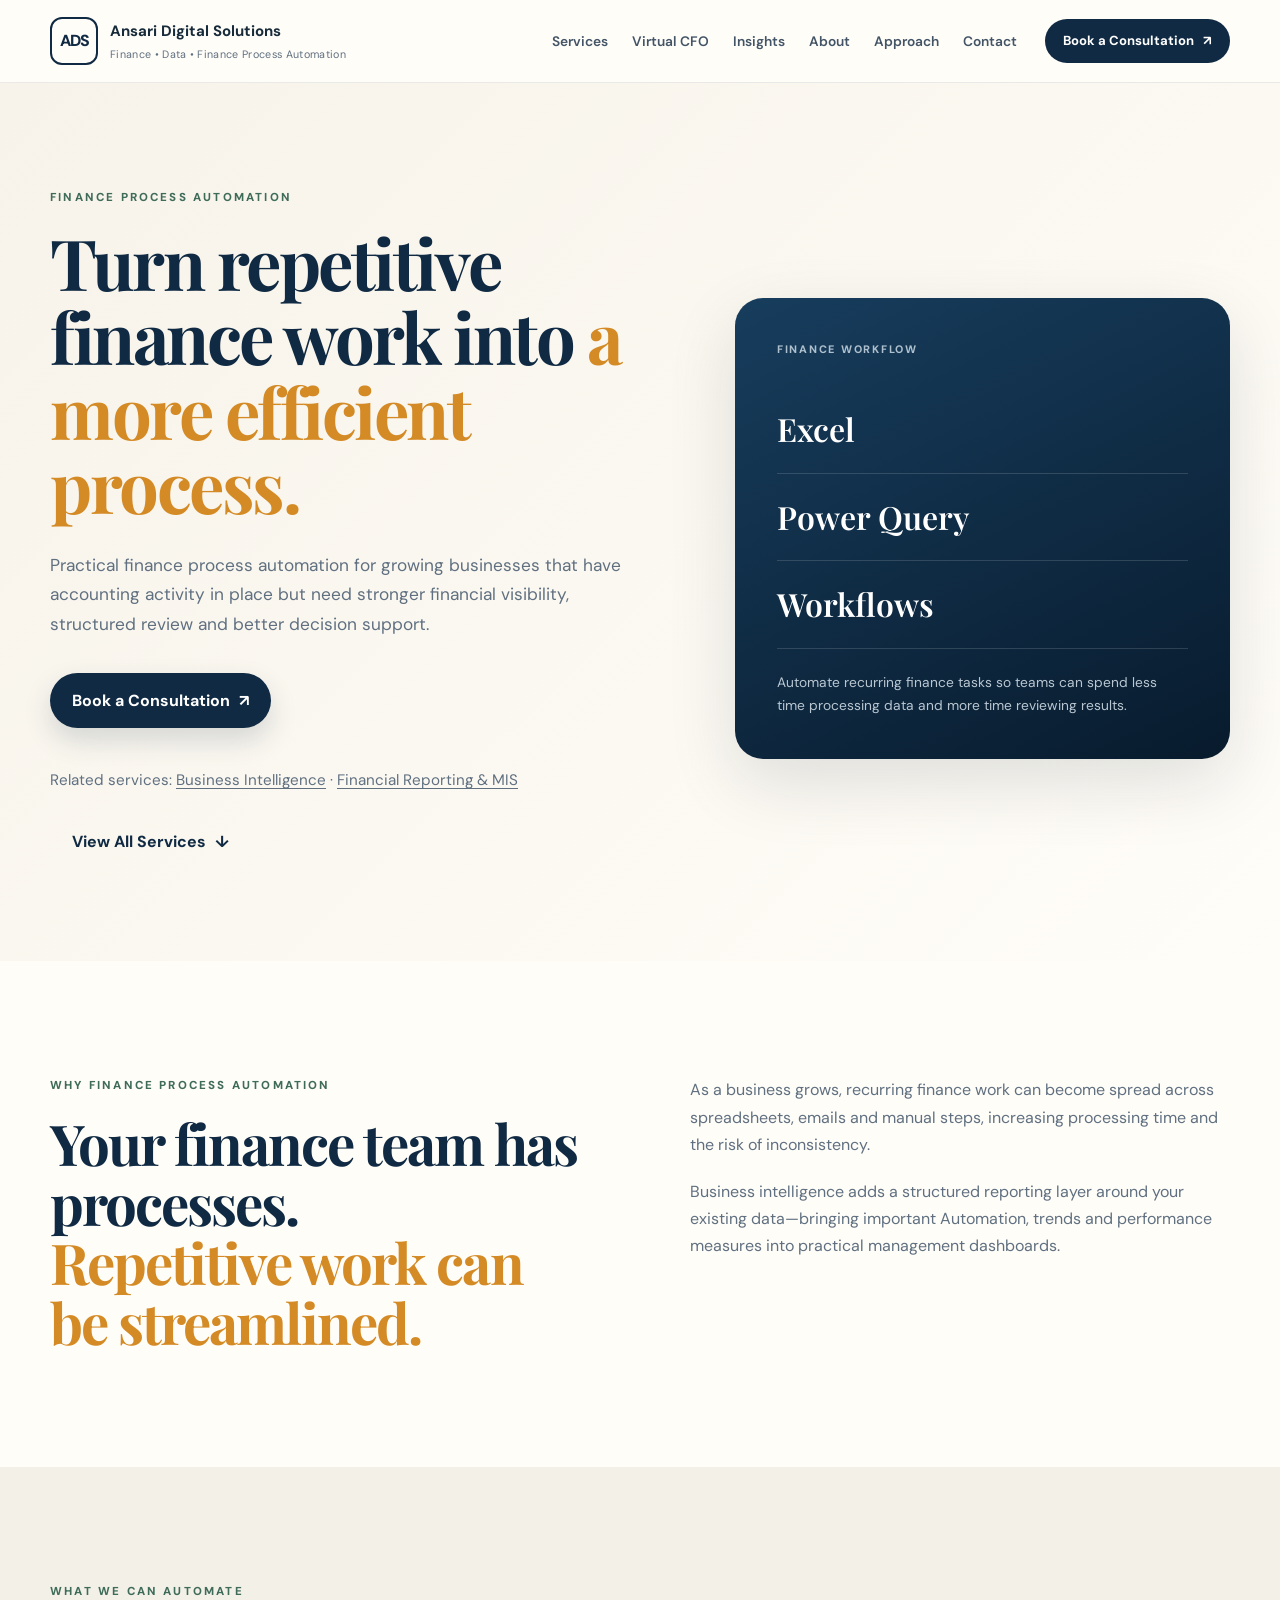
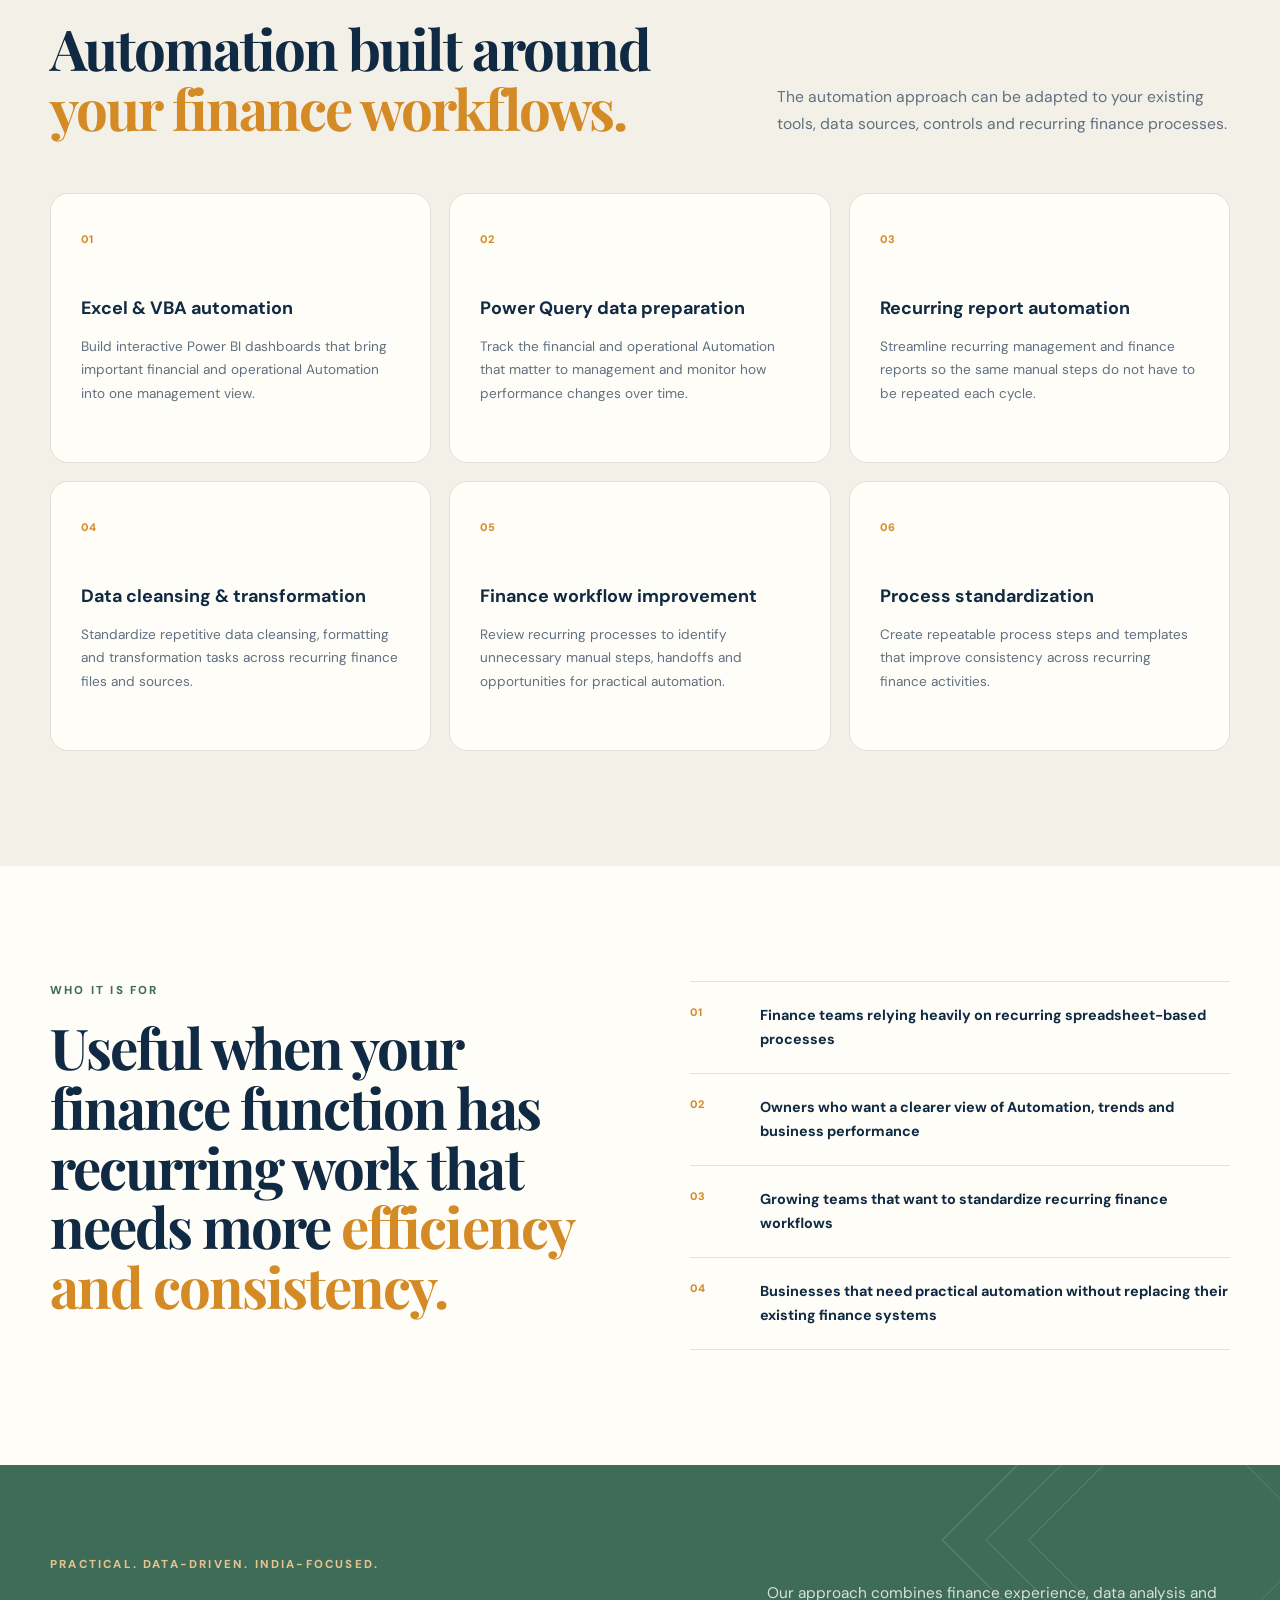
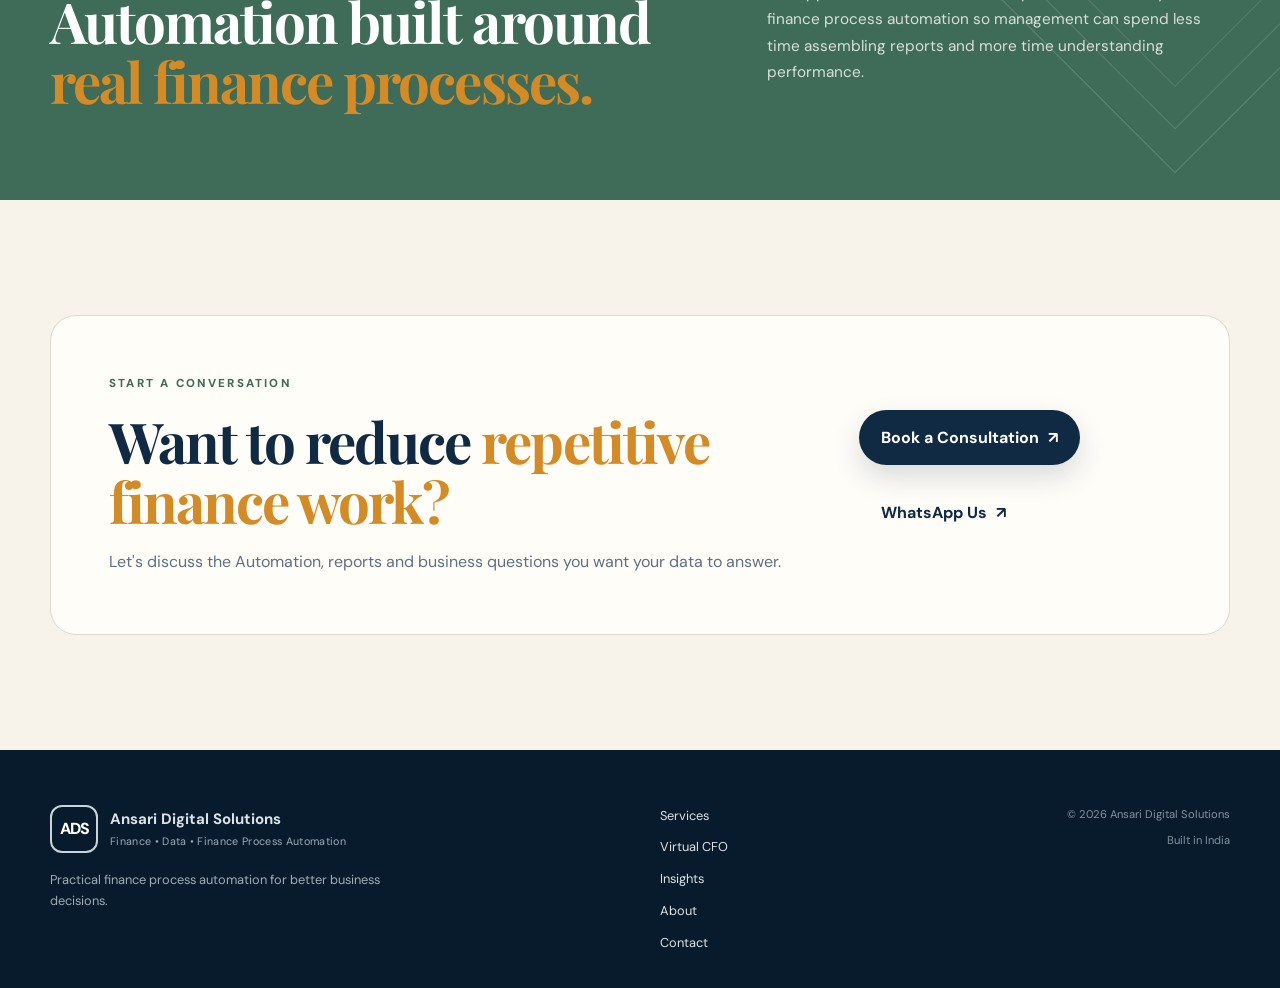
<file: services/finance-process-automation/index.html>
<!DOCTYPE html>
<html lang="en">
<head>
    <meta charset="UTF-8">
    <meta name="viewport" content="width=device-width, initial-scale=1.0">
    <meta name="theme-color" content="#102a43">
    <title>Finance Process Automation Services in India | Ansari Digital Solutions</title>
    <meta name="description" content="Practical finance process automation for growing businesses in India, including Excel and VBA automation, Power Query, recurring reporting, data preparation and workflow improvement.">
    <link rel="canonical" href="https://www.ansaridigitalsolutions.com/services/finance-process-automation/">
    <link rel="icon" href="/favicon.svg" type="image/svg+xml">
    <meta property="og:type" content="website">
    <meta property="og:url" content="https://www.ansaridigitalsolutions.com/services/finance-process-automation/">
    <meta property="og:title" content="Finance Process Automation Services in India | Ansari Digital Solutions">
    <meta property="og:description" content="Practical finance process automation for growing businesses through financial review, cash-flow visibility, budgeting, MIS and decision support.">
    <meta property="og:site_name" content="Ansari Digital Solutions">
    <meta name="twitter:card" content="summary">
    <meta name="twitter:title" content="Finance Process Automation Services in India | Ansari Digital Solutions">
    <meta name="twitter:description" content="Practical finance process automation for growing businesses through financial review, cash-flow visibility, budgeting, MIS and decision support.">
    <link rel="preconnect" href="https://fonts.googleapis.com">
    <link rel="preconnect" href="https://fonts.gstatic.com" crossorigin>
    <link href="https://fonts.googleapis.com/css2?family=DM+Sans:wght@400;500;600;700&family=Playfair+Display:wght@600;700&display=swap" rel="stylesheet">
    <link rel="stylesheet" href="/style.css">
    <script async src="https://www.googletagmanager.com/gtag/js?id=G-NCTJ4J617J"></script>
    <script>
        window.dataLayer = window.dataLayer || [];
        function gtag(){dataLayer.push(arguments);}
        gtag('js', new Date());
        gtag('config', 'G-NCTJ4J617J');
    </script>
    <script type="application/ld+json">
    {
      "@context": "https://schema.org",
      "@type": "Service",
      "name": "Finance Process Automation",
      "serviceType": "Finance Process Automation",
      "description": "Finance process automation that reduces repetitive manual work and improves consistency across reporting, data preparation and recurring finance workflows.",
      "provider": {
        "@type": "Organization",
        "name": "Ansari Digital Solutions",
        "url": "https://www.ansaridigitalsolutions.com/"
      },
      "areaServed": {
        "@type": "Country",
        "name": "India"
      }
    }
    </script>
</head>
<body class="service-page">
    <header class="site-header">
        <nav class="navbar container" aria-label="Primary navigation">
            <a class="brand" href="/" aria-label="Ansari Digital Solutions home">
                <span class="brand-mark">ADS</span>
                <span class="brand-copy">
                    <strong>Ansari Digital Solutions</strong>
                    <small>Finance • Data • Finance Process Automation</small>
                </span>
            </a>

            <button class="menu-toggle" type="button" aria-expanded="false" aria-controls="primary-menu" aria-label="Open navigation">
                <span></span><span></span><span></span>
            </button>

            <div class="nav-wrap" id="primary-menu">
                <ul class="nav-links">
                    <li><a href="/#services">Services</a></li>
                    <li><a href="/#virtual-cfo">Virtual CFO</a></li>
                    <li><a href="/insights/">Insights</a></li>
                    <li><a href="/#about">About</a></li>
                    <li><a href="/#approach">Approach</a></li>
                    <li><a href="/#contact">Contact</a></li>
                </ul>
                <a href="/#contact" class="nav-button">Book a Consultation <span>↗</span></a>
            </div>
        </nav>
    </header>

    <main>
        <section class="service-hero">
            <div class="container service-hero-grid">
                <div>
                    <p class="eyebrow">FINANCE PROCESS AUTOMATION</p>
                    <h1>Turn repetitive finance work into <em>a more efficient process.</em></h1>
                    <p class="service-lead">Practical finance process automation for growing businesses that have accounting activity in place but need stronger financial visibility, structured review and better decision support.</p>
                    <div class="hero-actions">
                        <a class="button button-primary" href="/#contact">Book a Consultation <span>↗</span></a>
                        <p class="service-related">Related services: <a href="/services/business-intelligence/">Business Intelligence</a> · <a href="/services/financial-reporting-mis/">Financial Reporting & MIS</a></p>
                        <a class="button button-text" href="/#services">View All Services <span>↓</span></a>
                    </div>
                </div>
                <div class="service-hero-card">
                    <span>FINANCE WORKFLOW</span>
                    <strong>Excel</strong>
                    <strong>Power Query</strong>
                    <strong>Workflows</strong>
                    <p>Automate recurring finance tasks so teams can spend less time processing data and more time reviewing results.</p>
                </div>
            </div>
        </section>

        <section class="section">
            <div class="container service-intro-grid">
                <div>
                    <p class="eyebrow">WHY FINANCE PROCESS AUTOMATION</p>
                    <h2>Your finance team has processes.<br><em>Repetitive work can be streamlined.</em></h2>
                </div>
                <div class="service-copy">
                    <p>As a business grows, recurring finance work can become spread across spreadsheets, emails and manual steps, increasing processing time and the risk of inconsistency.</p>
                    <p>Business intelligence adds a structured reporting layer around your existing data—bringing important Automation, trends and performance measures into practical management dashboards.</p>
                </div>
            </div>
        </section>

        <section class="service-feature-section">
            <div class="container">
                <div class="section-heading">
                    <div>
                        <p class="eyebrow">WHAT WE CAN AUTOMATE</p>
                        <h2>Automation built around <em>your finance workflows.</em></h2>
                    </div>
                    <p>The automation approach can be adapted to your existing tools, data sources, controls and recurring finance processes.</p>
                </div>

                <div class="service-feature-grid">
                    <article>
                        <span>01</span>
                        <h3>Excel & VBA automation</h3>
                        <p>Build interactive Power BI dashboards that bring important financial and operational Automation into one management view.</p>
                    </article>
                    <article>
                        <span>02</span>
                        <h3>Power Query data preparation</h3>
                        <p>Track the financial and operational Automation that matter to management and monitor how performance changes over time.</p>
                    </article>
                    <article>
                        <span>03</span>
                        <h3>Recurring report automation</h3>
                        <p>Streamline recurring management and finance reports so the same manual steps do not have to be repeated each cycle.</p>
                    </article>
                    <article>
                        <span>04</span>
                        <h3>Data cleansing & transformation</h3>
                        <p>Standardize repetitive data cleansing, formatting and transformation tasks across recurring finance files and sources.</p>
                    </article>
                    <article>
                        <span>05</span>
                        <h3>Finance workflow improvement</h3>
                        <p>Review recurring processes to identify unnecessary manual steps, handoffs and opportunities for practical automation.</p>
                    </article>
                    <article>
                        <span>06</span>
                        <h3>Process standardization</h3>
                        <p>Create repeatable process steps and templates that improve consistency across recurring finance activities.</p>
                    </article>
                </div>
            </div>
        </section>

        <section class="section service-fit-section">
            <div class="container service-fit-grid">
                <div>
                    <p class="eyebrow">WHO IT IS FOR</p>
                    <h2>Useful when your finance function has recurring work that needs more <em>efficiency and consistency.</em></h2>
                </div>
                <div class="fit-list">
                    <div><span>01</span><strong>Finance teams relying heavily on recurring spreadsheet-based processes</strong></div>
                    <div><span>02</span><strong>Owners who want a clearer view of Automation, trends and business performance</strong></div>
                    <div><span>03</span><strong>Growing teams that want to standardize recurring finance workflows</strong></div>
                    <div><span>04</span><strong>Businesses that need practical automation without replacing their existing finance systems</strong></div>
                </div>
            </div>
        </section>

        <section class="india-section">
            <div class="container india-inner">
                <div>
                    <p class="eyebrow">PRACTICAL. DATA-DRIVEN. INDIA-FOCUSED.</p>
                    <h2>Automation built around <em>real finance processes.</em></h2>
                </div>
                <p>Our approach combines finance experience, data analysis and finance process automation so management can spend less time assembling reports and more time understanding performance.</p>
            </div>
            <div class="pattern" aria-hidden="true"></div>
        </section>

        <section class="section service-cta-section">
            <div class="container service-cta">
                <div>
                    <p class="eyebrow">START A CONVERSATION</p>
                    <h2>Want to reduce <em>repetitive finance work?</em></h2>
                    <p>Let's discuss the Automation, reports and business questions you want your data to answer.</p>
                </div>
                <div class="hero-actions">
                    <a class="button button-primary" href="/#contact">Book a Consultation <span>↗</span></a>
                    <a class="button button-text" href="https://wa.me/919288440270?text=Hello%20Ansari%20Digital%20Solutions%2C%20I%20would%20like%20to%20discuss%20Finance%20Process%20Automation%20services." target="_blank" rel="noopener noreferrer">WhatsApp Us <span>↗</span></a>
                </div>
            </div>
        </section>
    </main>

    <footer class="site-footer">
        <div class="container footer-grid">
            <div>
                <a class="brand footer-brand" href="/">
                    <span class="brand-mark">ADS</span>
                    <span class="brand-copy"><strong>Ansari Digital Solutions</strong><small>Finance • Data • Finance Process Automation</small></span>
                </a>
                <p>Practical finance process automation for better business decisions.</p>
            </div>
            <div class="footer-links">
                <a href="/#services">Services</a>
                <a href="/services/virtual-cfo/">Virtual CFO</a>
                <a href="/insights/">Insights</a>
                <a href="/#about">About</a>
                <a href="/#contact">Contact</a>
            </div>
            <div class="footer-note">
                <span>© 2026 Ansari Digital Solutions</span>
                <span>Built in India</span>
            </div>
        </div>
    </footer>

    <script src="/script.js"></script>
</body>
</html>
</file>
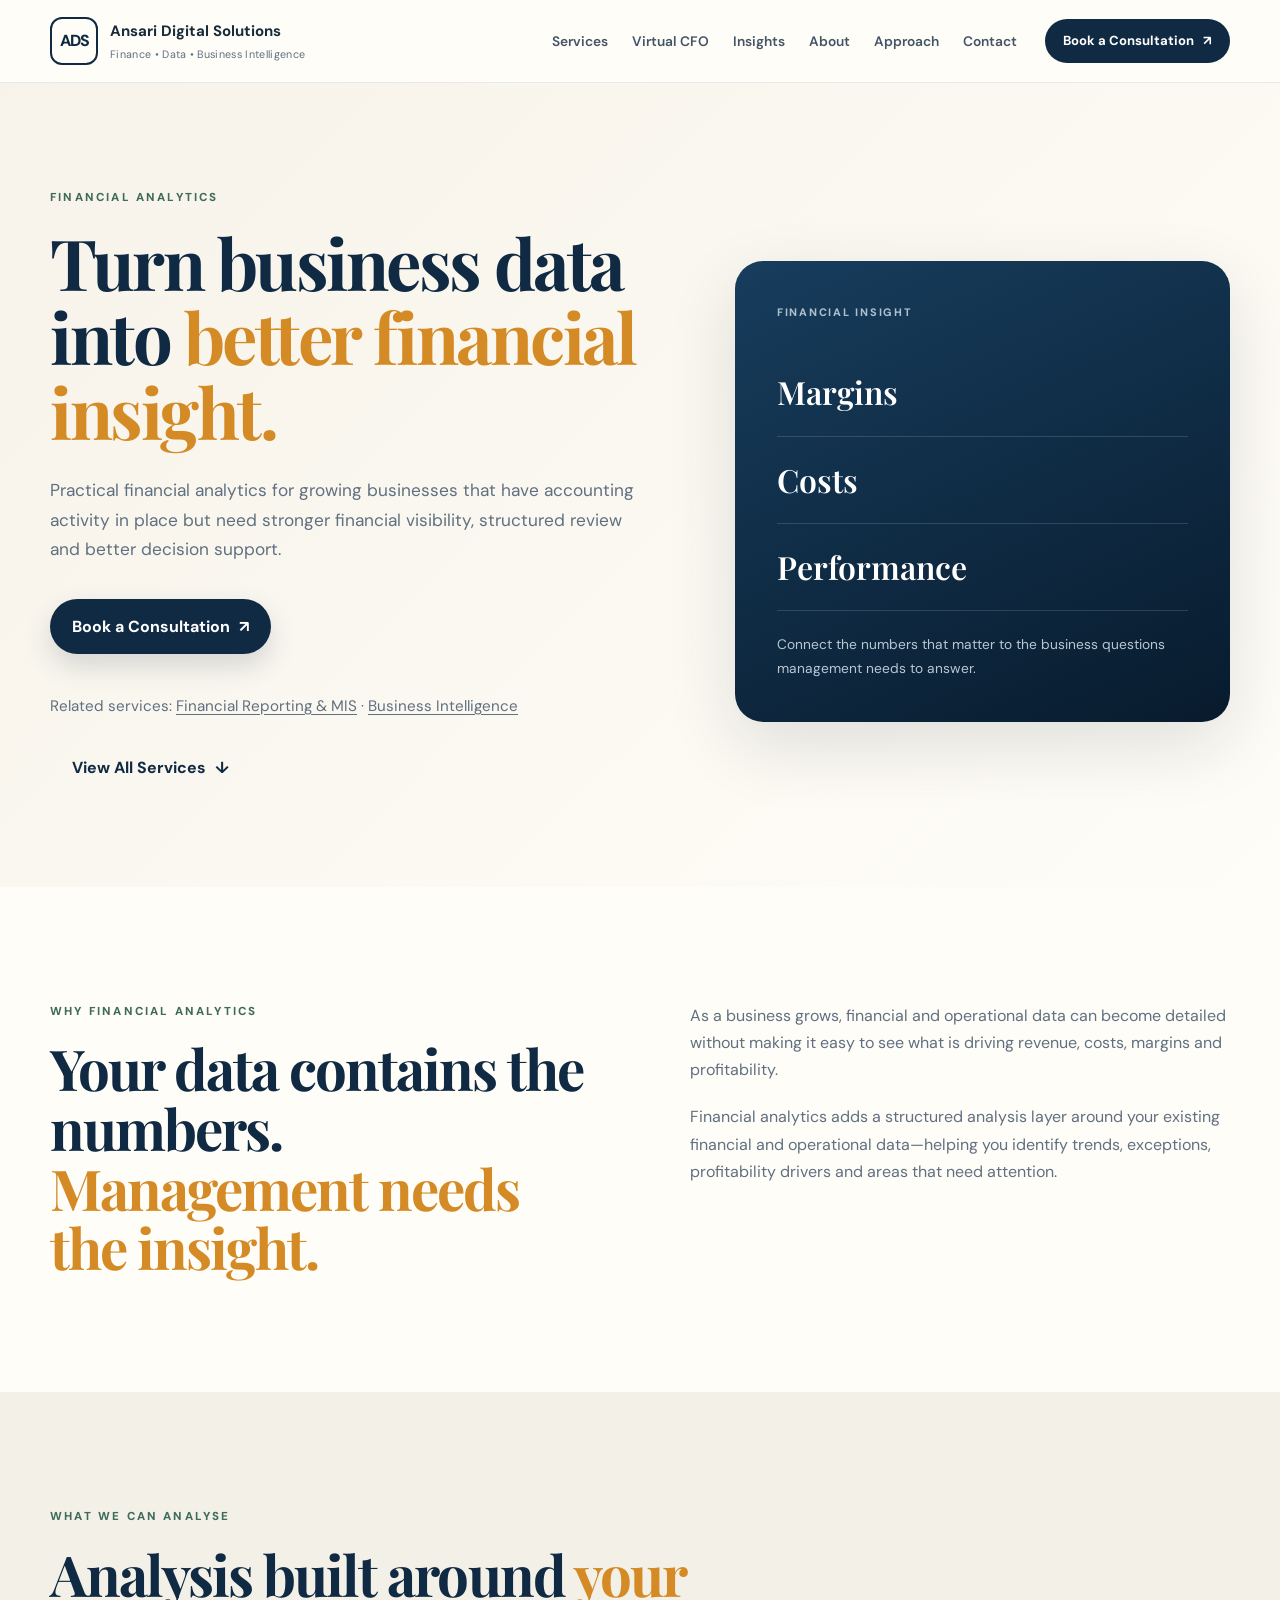
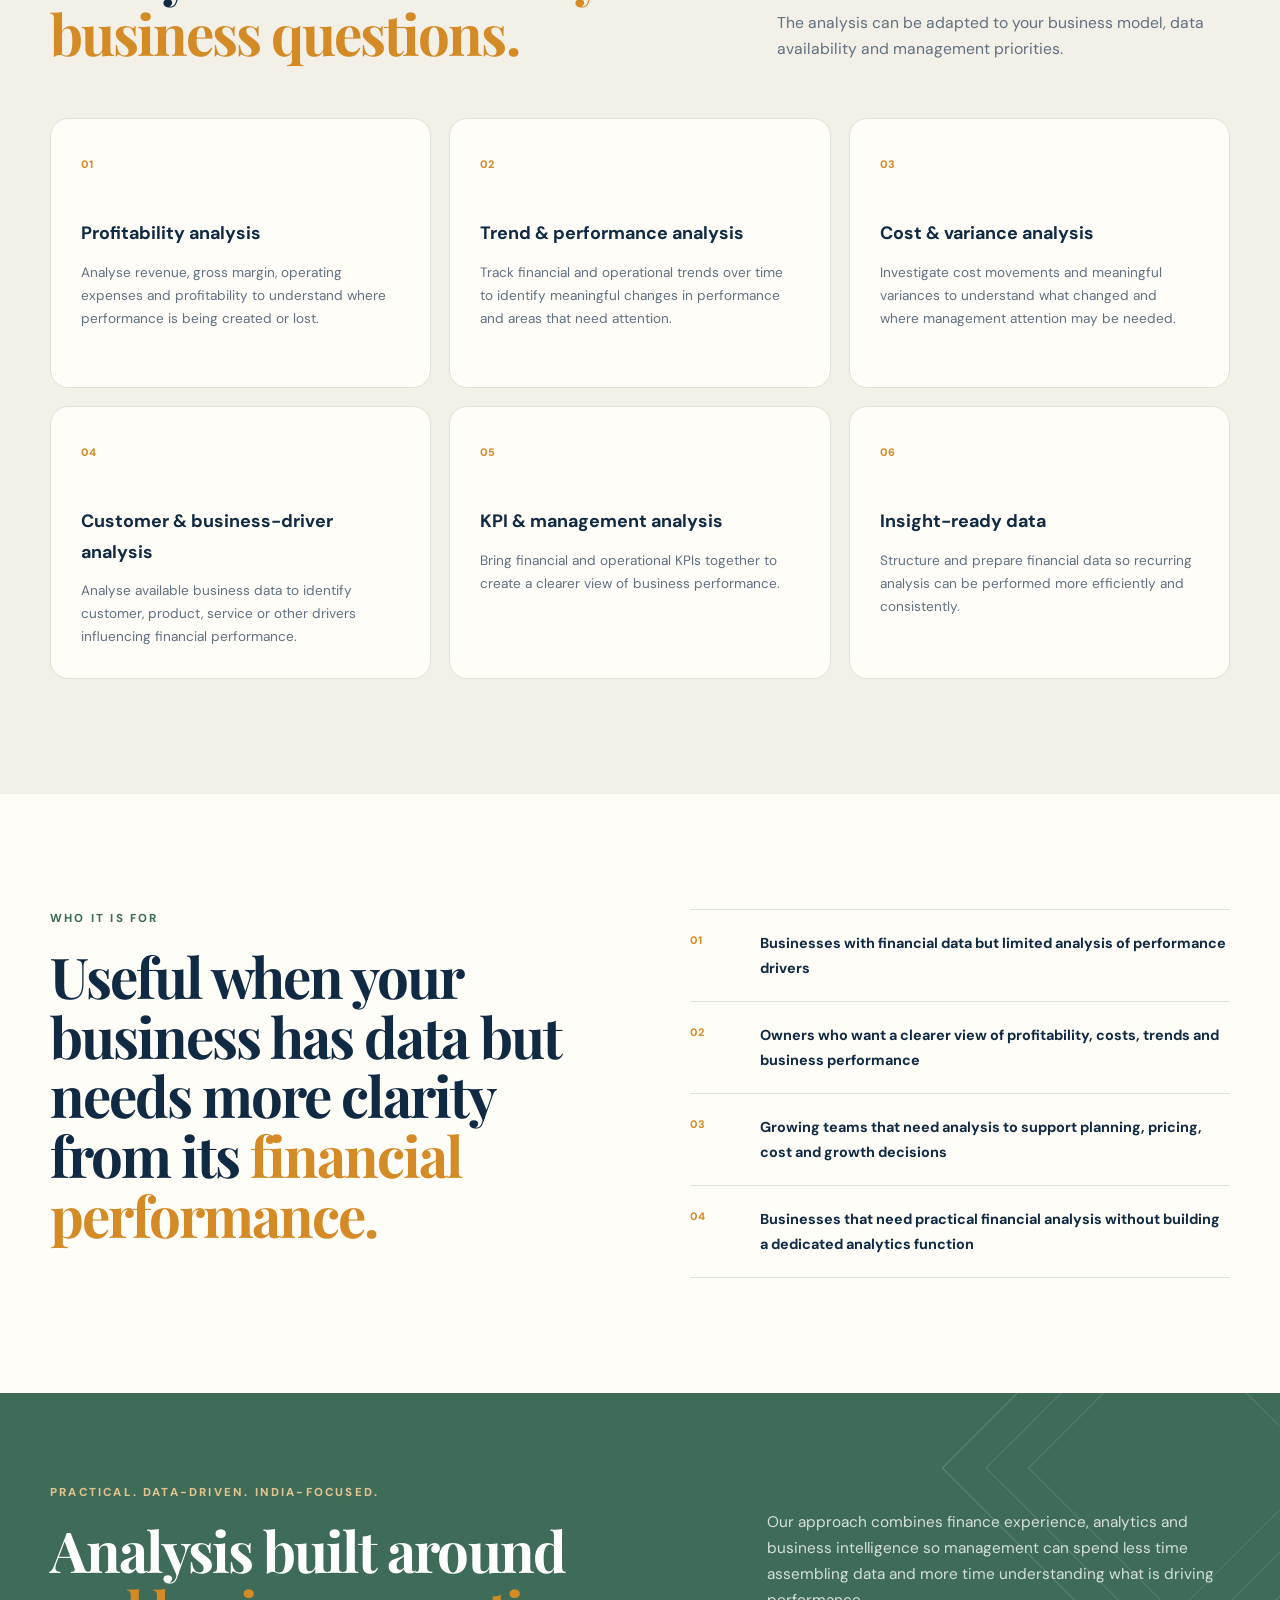
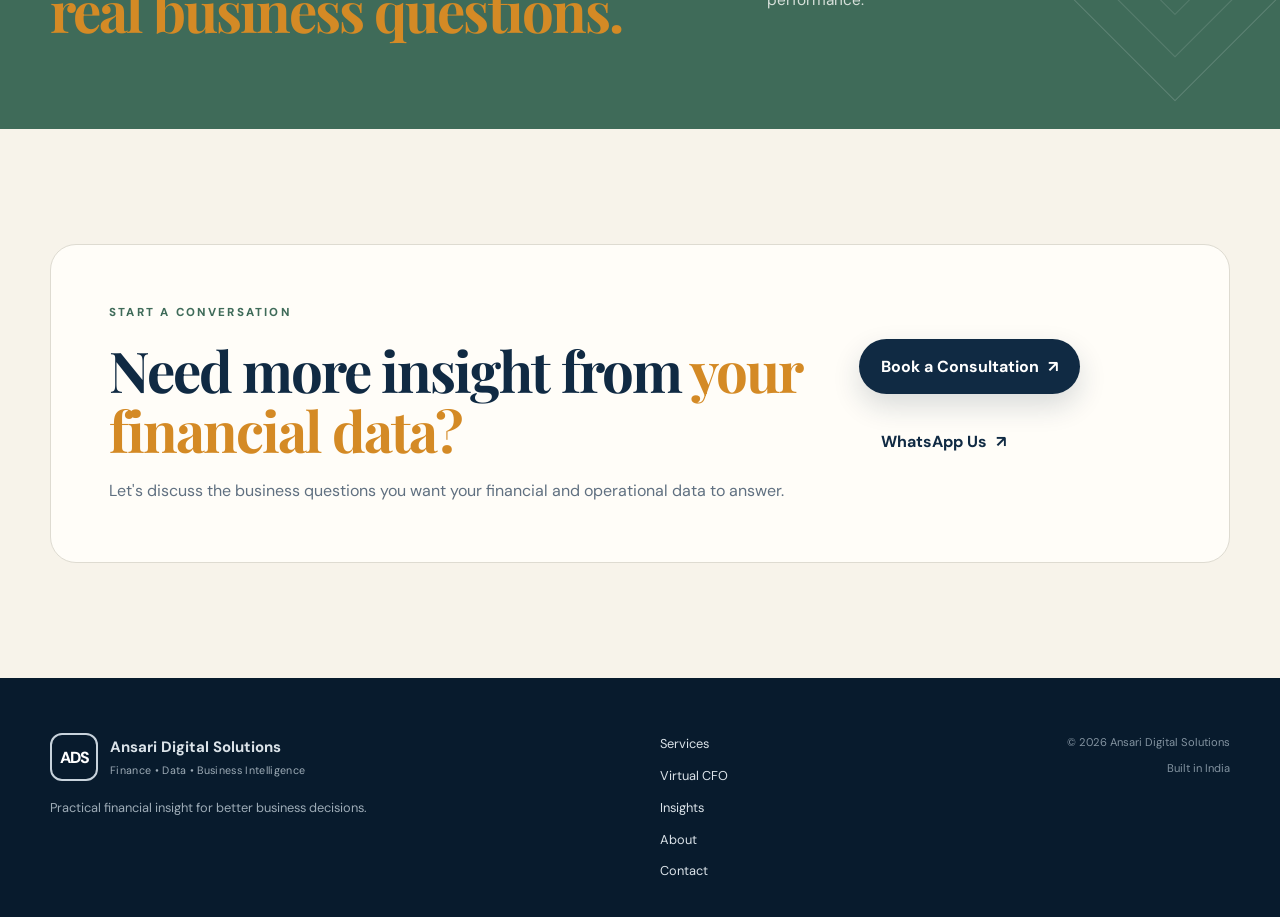
<file: services/financial-analytics/index.html>
<!DOCTYPE html>
<html lang="en">
<head>
    <meta charset="UTF-8">
    <meta name="viewport" content="width=device-width, initial-scale=1.0">
    <meta name="theme-color" content="#102a43">
    <title>Financial Analytics Services in India | Ansari Digital Solutions</title>
    <meta name="description" content="Practical financial analytics for growing businesses in India, including profitability analysis, trend analysis, cost insights, KPI analysis and data-driven performance review.">
    <link rel="canonical" href="https://www.ansaridigitalsolutions.com/services/financial-analytics/">
    <link rel="icon" href="/favicon.svg" type="image/svg+xml">
    <meta property="og:type" content="website">
    <meta property="og:url" content="https://www.ansaridigitalsolutions.com/services/financial-analytics/">
    <meta property="og:title" content="Financial Analytics Services in India | Ansari Digital Solutions">
    <meta property="og:description" content="Practical financial analytics for growing businesses through financial review, cash-flow visibility, budgeting, MIS and decision support.">
    <meta property="og:site_name" content="Ansari Digital Solutions">
    <meta name="twitter:card" content="summary">
    <meta name="twitter:title" content="Financial Analytics Services in India | Ansari Digital Solutions">
    <meta name="twitter:description" content="Practical financial analytics for growing businesses through financial review, cash-flow visibility, budgeting, MIS and decision support.">
    <link rel="preconnect" href="https://fonts.googleapis.com">
    <link rel="preconnect" href="https://fonts.gstatic.com" crossorigin>
    <link href="https://fonts.googleapis.com/css2?family=DM+Sans:wght@400;500;600;700&family=Playfair+Display:wght@600;700&display=swap" rel="stylesheet">
    <link rel="stylesheet" href="/style.css">
    <script async src="https://www.googletagmanager.com/gtag/js?id=G-NCTJ4J617J"></script>
    <script>
        window.dataLayer = window.dataLayer || [];
        function gtag(){dataLayer.push(arguments);}
        gtag('js', new Date());
        gtag('config', 'G-NCTJ4J617J');
    </script>
    <script type="application/ld+json">
    {
      "@context": "https://schema.org",
      "@type": "Service",
      "name": "Financial Analytics",
      "serviceType": "Financial Analytics",
      "description": "Financial analysis that turns accounting and business data into insights on profitability, costs, trends, performance and key business drivers.",
      "provider": {
        "@type": "Organization",
        "name": "Ansari Digital Solutions",
        "url": "https://www.ansaridigitalsolutions.com/"
      },
      "areaServed": {
        "@type": "Country",
        "name": "India"
      }
    }
    </script>
</head>
<body class="service-page">
    <header class="site-header">
        <nav class="navbar container" aria-label="Primary navigation">
            <a class="brand" href="/" aria-label="Ansari Digital Solutions home">
                <span class="brand-mark">ADS</span>
                <span class="brand-copy">
                    <strong>Ansari Digital Solutions</strong>
                    <small>Finance • Data • Business Intelligence</small>
                </span>
            </a>

            <button class="menu-toggle" type="button" aria-expanded="false" aria-controls="primary-menu" aria-label="Open navigation">
                <span></span><span></span><span></span>
            </button>

            <div class="nav-wrap" id="primary-menu">
                <ul class="nav-links">
                    <li><a href="/#services">Services</a></li>
                    <li><a href="/#virtual-cfo">Virtual CFO</a></li>
                    <li><a href="/insights/">Insights</a></li>
                    <li><a href="/#about">About</a></li>
                    <li><a href="/#approach">Approach</a></li>
                    <li><a href="/#contact">Contact</a></li>
                </ul>
                <a href="/#contact" class="nav-button">Book a Consultation <span>↗</span></a>
            </div>
        </nav>
    </header>

    <main>
        <section class="service-hero">
            <div class="container service-hero-grid">
                <div>
                    <p class="eyebrow">FINANCIAL ANALYTICS</p>
                    <h1>Turn business data into <em>better financial insight.</em></h1>
                    <p class="service-lead">Practical financial analytics for growing businesses that have accounting activity in place but need stronger financial visibility, structured review and better decision support.</p>
                    <div class="hero-actions">
                        <a class="button button-primary" href="/#contact">Book a Consultation <span>↗</span></a>
                        <p class="service-related">Related services: <a href="/services/financial-reporting-mis/">Financial Reporting & MIS</a> · <a href="/services/business-intelligence/">Business Intelligence</a></p>
                        <a class="button button-text" href="/#services">View All Services <span>↓</span></a>
                    </div>
                </div>
                <div class="service-hero-card">
                    <span>FINANCIAL INSIGHT</span>
                    <strong>Margins</strong>
                    <strong>Costs</strong>
                    <strong>Performance</strong>
                    <p>Connect the numbers that matter to the business questions management needs to answer.</p>
                </div>
            </div>
        </section>

        <section class="section">
            <div class="container service-intro-grid">
                <div>
                    <p class="eyebrow">WHY FINANCIAL ANALYTICS</p>
                    <h2>Your data contains the numbers.<br><em>Management needs the insight.</em></h2>
                </div>
                <div class="service-copy">
                    <p>As a business grows, financial and operational data can become detailed without making it easy to see what is driving revenue, costs, margins and profitability.</p>
                    <p>Financial analytics adds a structured analysis layer around your existing financial and operational data—helping you identify trends, exceptions, profitability drivers and areas that need attention.</p>
                </div>
            </div>
        </section>

        <section class="service-feature-section">
            <div class="container">
                <div class="section-heading">
                    <div>
                        <p class="eyebrow">WHAT WE CAN ANALYSE</p>
                        <h2>Analysis built around <em>your business questions.</em></h2>
                    </div>
                    <p>The analysis can be adapted to your business model, data availability and management priorities.</p>
                </div>

                <div class="service-feature-grid">
                    <article>
                        <span>01</span>
                        <h3>Profitability analysis</h3>
                        <p>Analyse revenue, gross margin, operating expenses and profitability to understand where performance is being created or lost.</p>
                    </article>
                    <article>
                        <span>02</span>
                        <h3>Trend & performance analysis</h3>
                        <p>Track financial and operational trends over time to identify meaningful changes in performance and areas that need attention.</p>
                    </article>
                    <article>
                        <span>03</span>
                        <h3>Cost & variance analysis</h3>
                        <p>Investigate cost movements and meaningful variances to understand what changed and where management attention may be needed.</p>
                    </article>
                    <article>
                        <span>04</span>
                        <h3>Customer & business-driver analysis</h3>
                        <p>Analyse available business data to identify customer, product, service or other drivers influencing financial performance.</p>
                    </article>
                    <article>
                        <span>05</span>
                        <h3>KPI & management analysis</h3>
                        <p>Bring financial and operational KPIs together to create a clearer view of business performance.</p>
                    </article>
                    <article>
                        <span>06</span>
                        <h3>Insight-ready data</h3>
                        <p>Structure and prepare financial data so recurring analysis can be performed more efficiently and consistently.</p>
                    </article>
                </div>
            </div>
        </section>

        <section class="section service-fit-section">
            <div class="container service-fit-grid">
                <div>
                    <p class="eyebrow">WHO IT IS FOR</p>
                    <h2>Useful when your business has data but needs more clarity from its <em>financial performance.</em></h2>
                </div>
                <div class="fit-list">
                    <div><span>01</span><strong>Businesses with financial data but limited analysis of performance drivers</strong></div>
                    <div><span>02</span><strong>Owners who want a clearer view of profitability, costs, trends and business performance</strong></div>
                    <div><span>03</span><strong>Growing teams that need analysis to support planning, pricing, cost and growth decisions</strong></div>
                    <div><span>04</span><strong>Businesses that need practical financial analysis without building a dedicated analytics function</strong></div>
                </div>
            </div>
        </section>

        <section class="india-section">
            <div class="container india-inner">
                <div>
                    <p class="eyebrow">PRACTICAL. DATA-DRIVEN. INDIA-FOCUSED.</p>
                    <h2>Analysis built around <em>real business questions.</em></h2>
                </div>
                <p>Our approach combines finance experience, analytics and business intelligence so management can spend less time assembling data and more time understanding what is driving performance.</p>
            </div>
            <div class="pattern" aria-hidden="true"></div>
        </section>

        <section class="section service-cta-section">
            <div class="container service-cta">
                <div>
                    <p class="eyebrow">START A CONVERSATION</p>
                    <h2>Need more insight from <em>your financial data?</em></h2>
                    <p>Let's discuss the business questions you want your financial and operational data to answer.</p>
                </div>
                <div class="hero-actions">
                    <a class="button button-primary" href="/#contact">Book a Consultation <span>↗</span></a>
                    <a class="button button-text" href="https://wa.me/919288440270?text=Hello%20Ansari%20Digital%20Solutions%2C%20I%20would%20like%20to%20discuss%20Financial%20Analytics%20services." target="_blank" rel="noopener noreferrer">WhatsApp Us <span>↗</span></a>
                </div>
            </div>
        </section>
    </main>

    <footer class="site-footer">
        <div class="container footer-grid">
            <div>
                <a class="brand footer-brand" href="/">
                    <span class="brand-mark">ADS</span>
                    <span class="brand-copy"><strong>Ansari Digital Solutions</strong><small>Finance • Data • Business Intelligence</small></span>
                </a>
                <p>Practical financial insight for better business decisions.</p>
            </div>
            <div class="footer-links">
                <a href="/#services">Services</a>
                <a href="/services/virtual-cfo/">Virtual CFO</a>
                <a href="/insights/">Insights</a>
                <a href="/#about">About</a>
                <a href="/#contact">Contact</a>
            </div>
            <div class="footer-note">
                <span>© 2026 Ansari Digital Solutions</span>
                <span>Built in India</span>
            </div>
        </div>
    </footer>

    <script src="/script.js"></script>
</body>
</html>
</file>
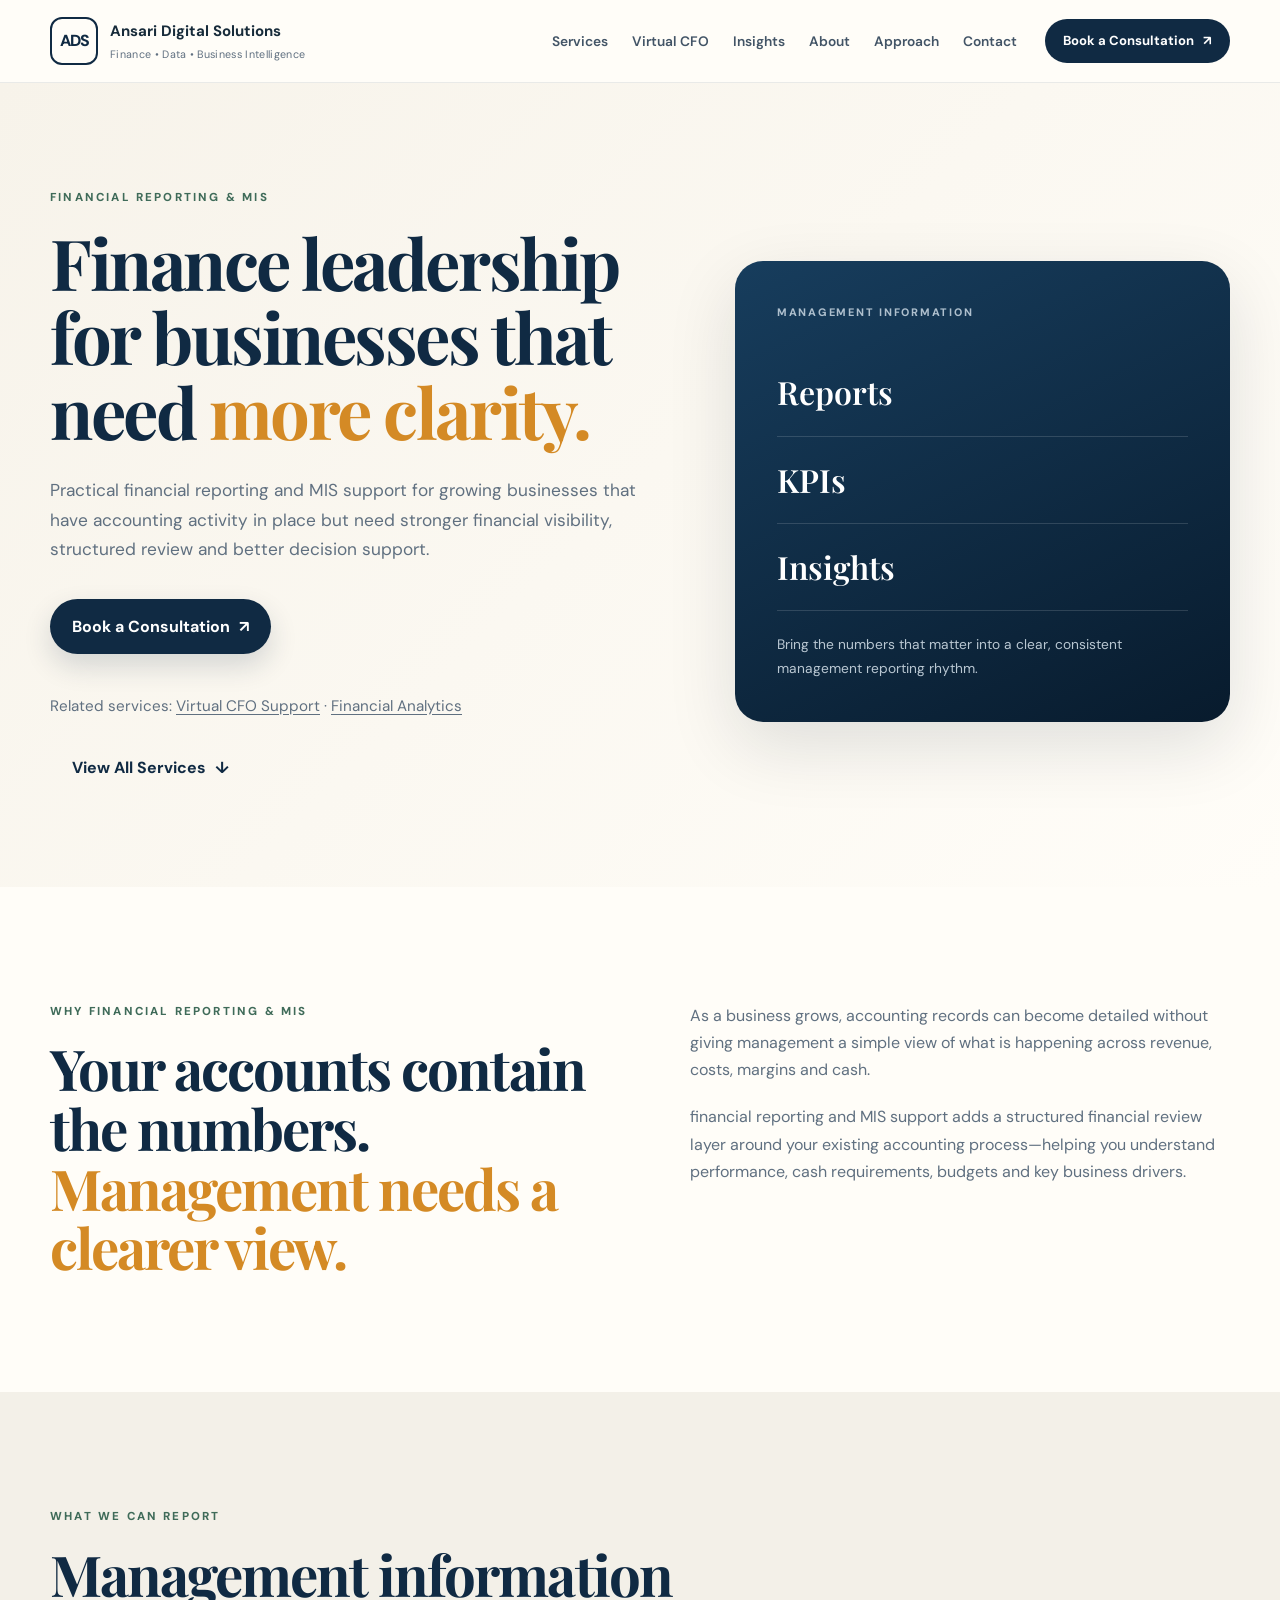
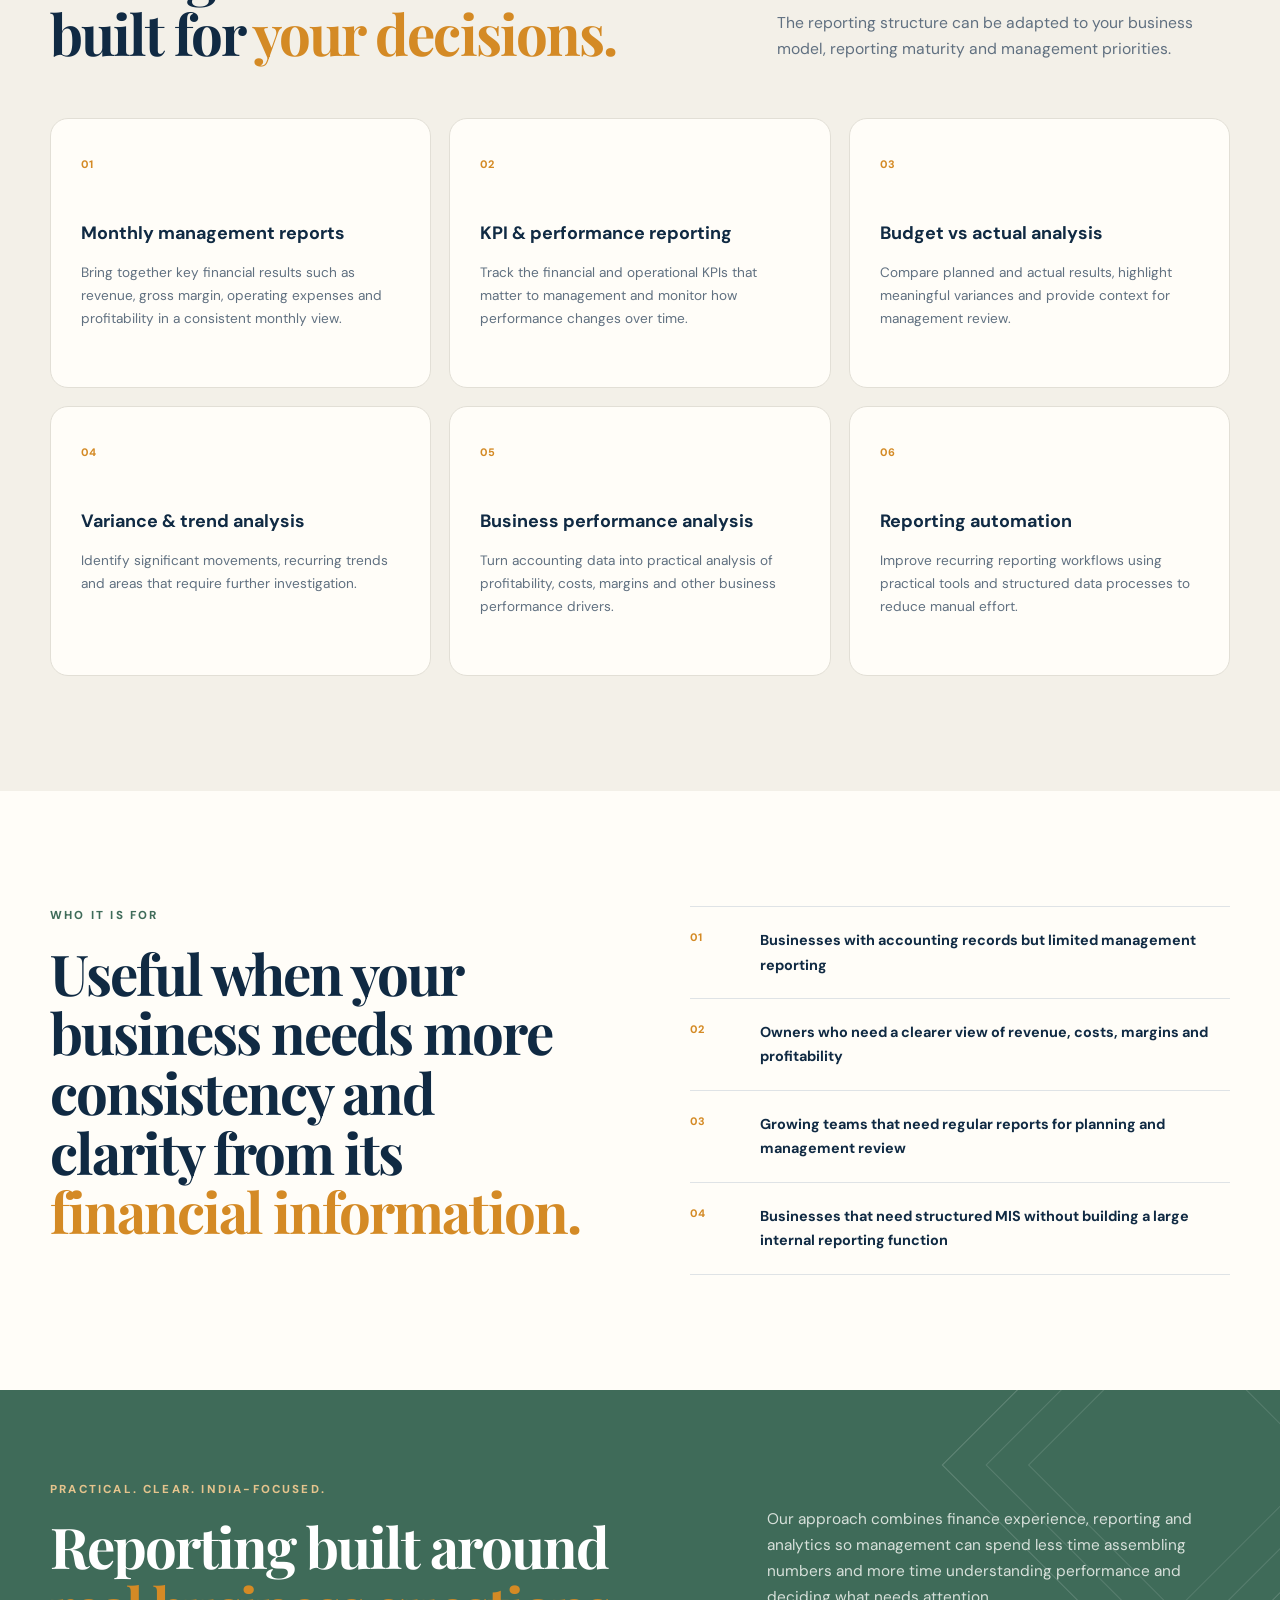
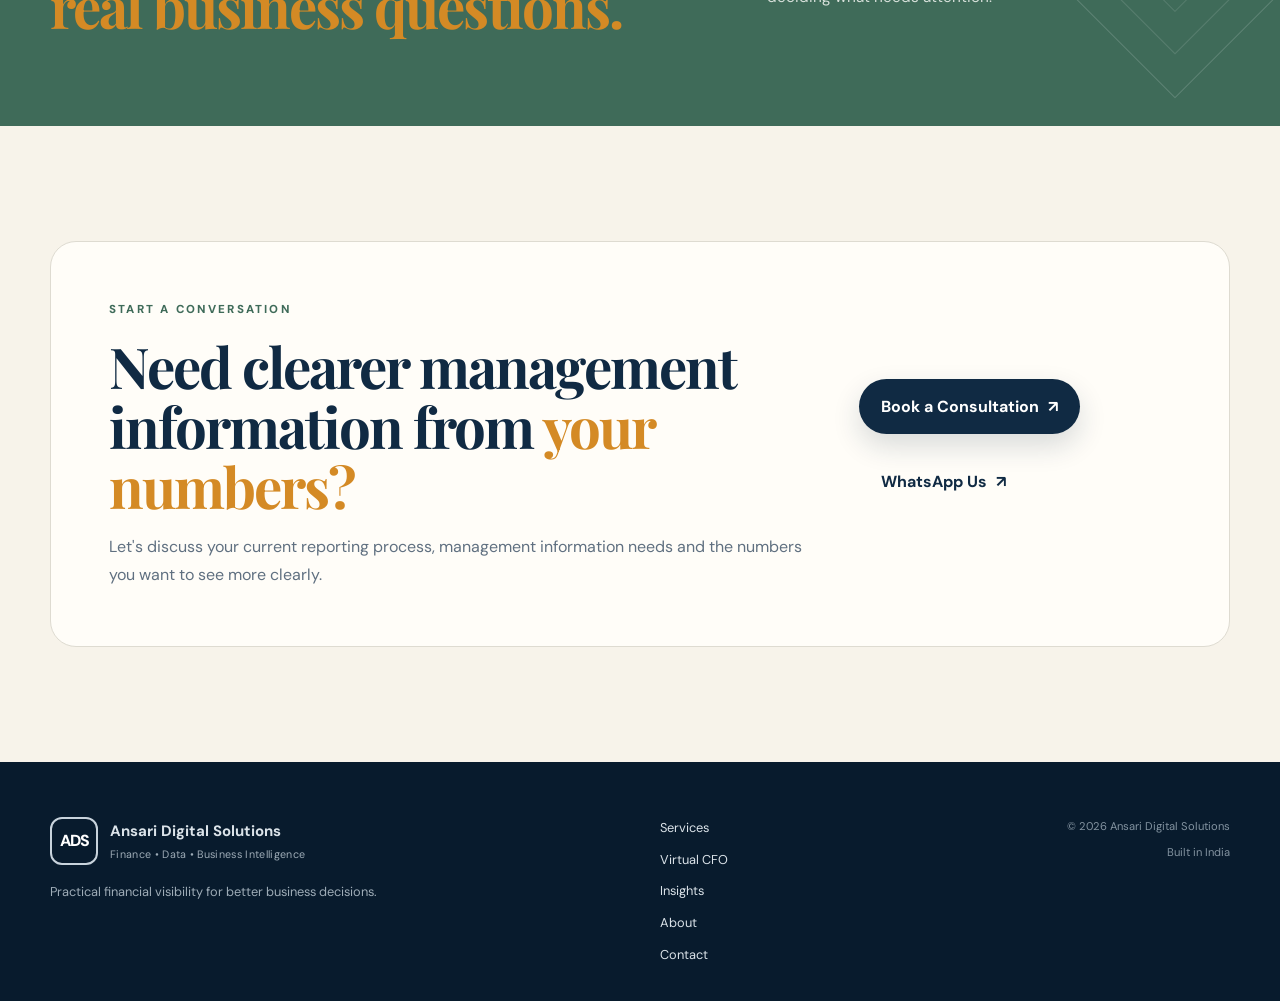
<file: services/financial-reporting-mis/index.html>
<!DOCTYPE html>
<html lang="en">
<head>
    <meta charset="UTF-8">
    <meta name="viewport" content="width=device-width, initial-scale=1.0">
    <meta name="theme-color" content="#102a43">
    <title>Financial Reporting & MIS Services in India | Ansari Digital Solutions</title>
    <meta name="description" content="Clear financial reporting and MIS support for growing businesses in India, including management reports, KPI tracking, variance analysis and decision-ready financial information.">
    <link rel="canonical" href="https://www.ansaridigitalsolutions.com/services/financial-reporting-mis/">
    <link rel="icon" href="/favicon.svg" type="image/svg+xml">
    <meta property="og:type" content="website">
    <meta property="og:url" content="https://www.ansaridigitalsolutions.com/services/financial-reporting-mis/">
    <meta property="og:title" content="Financial Reporting & MIS Services in India | Ansari Digital Solutions">
    <meta property="og:description" content="Practical financial reporting and MIS support for growing businesses through financial review, cash-flow visibility, budgeting, MIS and decision support.">
    <meta property="og:site_name" content="Ansari Digital Solutions">
    <meta name="twitter:card" content="summary">
    <meta name="twitter:title" content="Financial Reporting & MIS Services in India | Ansari Digital Solutions">
    <meta name="twitter:description" content="Practical financial reporting and MIS support for growing businesses through financial review, cash-flow visibility, budgeting, MIS and decision support.">
    <link rel="preconnect" href="https://fonts.googleapis.com">
    <link rel="preconnect" href="https://fonts.gstatic.com" crossorigin>
    <link href="https://fonts.googleapis.com/css2?family=DM+Sans:wght@400;500;600;700&family=Playfair+Display:wght@600;700&display=swap" rel="stylesheet">
    <link rel="stylesheet" href="/style.css">
    <script async src="https://www.googletagmanager.com/gtag/js?id=G-NCTJ4J617J"></script>
    <script>
        window.dataLayer = window.dataLayer || [];
        function gtag(){dataLayer.push(arguments);}
        gtag('js', new Date());
        gtag('config', 'G-NCTJ4J617J');
    </script>
    <script type="application/ld+json">
    {
      "@context": "https://schema.org",
      "@type": "Service",
      "name": "Financial Reporting & MIS",
      "serviceType": "Financial Reporting & MIS",
      "description": "Clear management reporting, KPI tracking, financial analysis and variance review that turn accounting data into useful business information.",
      "provider": {
        "@type": "Organization",
        "name": "Ansari Digital Solutions",
        "url": "https://www.ansaridigitalsolutions.com/"
      },
      "areaServed": {
        "@type": "Country",
        "name": "India"
      }
    }
    </script>
</head>
<body class="service-page">
    <header class="site-header">
        <nav class="navbar container" aria-label="Primary navigation">
            <a class="brand" href="/" aria-label="Ansari Digital Solutions home">
                <span class="brand-mark">ADS</span>
                <span class="brand-copy">
                    <strong>Ansari Digital Solutions</strong>
                    <small>Finance • Data • Business Intelligence</small>
                </span>
            </a>

            <button class="menu-toggle" type="button" aria-expanded="false" aria-controls="primary-menu" aria-label="Open navigation">
                <span></span><span></span><span></span>
            </button>

            <div class="nav-wrap" id="primary-menu">
                <ul class="nav-links">
                    <li><a href="/#services">Services</a></li>
                    <li><a href="/#virtual-cfo">Virtual CFO</a></li>
                    <li><a href="/insights/">Insights</a></li>
                    <li><a href="/#about">About</a></li>
                    <li><a href="/#approach">Approach</a></li>
                    <li><a href="/#contact">Contact</a></li>
                </ul>
                <a href="/#contact" class="nav-button">Book a Consultation <span>↗</span></a>
            </div>
        </nav>
    </header>

    <main>
        <section class="service-hero">
            <div class="container service-hero-grid">
                <div>
                    <p class="eyebrow">FINANCIAL REPORTING & MIS</p>
                    <h1>Finance leadership for businesses that need <em>more clarity.</em></h1>
                    <p class="service-lead">Practical financial reporting and MIS support for growing businesses that have accounting activity in place but need stronger financial visibility, structured review and better decision support.</p>
                    <div class="hero-actions">
                        <a class="button button-primary" href="/#contact">Book a Consultation <span>↗</span></a>
                        <p class="service-related">Related services: <a href="/services/virtual-cfo/">Virtual CFO Support</a> · <a href="/services/financial-analytics/">Financial Analytics</a></p>
                        <a class="button button-text" href="/#services">View All Services <span>↓</span></a>
                    </div>
                </div>
                <div class="service-hero-card">
                    <span>MANAGEMENT INFORMATION</span>
                    <strong>Reports</strong>
                    <strong>KPIs</strong>
                    <strong>Insights</strong>
                    <p>Bring the numbers that matter into a clear, consistent management reporting rhythm.</p>
                </div>
            </div>
        </section>

        <section class="section">
            <div class="container service-intro-grid">
                <div>
                    <p class="eyebrow">WHY FINANCIAL REPORTING & MIS</p>
                    <h2>Your accounts contain the numbers.<br><em>Management needs a clearer view.</em></h2>
                </div>
                <div class="service-copy">
                    <p>As a business grows, accounting records can become detailed without giving management a simple view of what is happening across revenue, costs, margins and cash.</p>
                    <p>financial reporting and MIS support adds a structured financial review layer around your existing accounting process—helping you understand performance, cash requirements, budgets and key business drivers.</p>
                </div>
            </div>
        </section>

        <section class="service-feature-section">
            <div class="container">
                <div class="section-heading">
                    <div>
                        <p class="eyebrow">WHAT WE CAN REPORT</p>
                        <h2>Management information built for <em>your decisions.</em></h2>
                    </div>
                    <p>The reporting structure can be adapted to your business model, reporting maturity and management priorities.</p>
                </div>

                <div class="service-feature-grid">
                    <article>
                        <span>01</span>
                        <h3>Monthly management reports</h3>
                        <p>Bring together key financial results such as revenue, gross margin, operating expenses and profitability in a consistent monthly view.</p>
                    </article>
                    <article>
                        <span>02</span>
                        <h3>KPI & performance reporting</h3>
                        <p>Track the financial and operational KPIs that matter to management and monitor how performance changes over time.</p>
                    </article>
                    <article>
                        <span>03</span>
                        <h3>Budget vs actual analysis</h3>
                        <p>Compare planned and actual results, highlight meaningful variances and provide context for management review.</p>
                    </article>
                    <article>
                        <span>04</span>
                        <h3>Variance & trend analysis</h3>
                        <p>Identify significant movements, recurring trends and areas that require further investigation.</p>
                    </article>
                    <article>
                        <span>05</span>
                        <h3>Business performance analysis</h3>
                        <p>Turn accounting data into practical analysis of profitability, costs, margins and other business performance drivers.</p>
                    </article>
                    <article>
                        <span>06</span>
                        <h3>Reporting automation</h3>
                        <p>Improve recurring reporting workflows using practical tools and structured data processes to reduce manual effort.</p>
                    </article>
                </div>
            </div>
        </section>

        <section class="section service-fit-section">
            <div class="container service-fit-grid">
                <div>
                    <p class="eyebrow">WHO IT IS FOR</p>
                    <h2>Useful when your business needs more consistency and clarity from its <em>financial information.</em></h2>
                </div>
                <div class="fit-list">
                    <div><span>01</span><strong>Businesses with accounting records but limited management reporting</strong></div>
                    <div><span>02</span><strong>Owners who need a clearer view of revenue, costs, margins and profitability</strong></div>
                    <div><span>03</span><strong>Growing teams that need regular reports for planning and management review</strong></div>
                    <div><span>04</span><strong>Businesses that need structured MIS without building a large internal reporting function</strong></div>
                </div>
            </div>
        </section>

        <section class="india-section">
            <div class="container india-inner">
                <div>
                    <p class="eyebrow">PRACTICAL. CLEAR. INDIA-FOCUSED.</p>
                    <h2>Reporting built around <em>real business questions.</em></h2>
                </div>
                <p>Our approach combines finance experience, reporting and analytics so management can spend less time assembling numbers and more time understanding performance and deciding what needs attention.</p>
            </div>
            <div class="pattern" aria-hidden="true"></div>
        </section>

        <section class="section service-cta-section">
            <div class="container service-cta">
                <div>
                    <p class="eyebrow">START A CONVERSATION</p>
                    <h2>Need clearer management information from <em>your numbers?</em></h2>
                    <p>Let's discuss your current reporting process, management information needs and the numbers you want to see more clearly.</p>
                </div>
                <div class="hero-actions">
                    <a class="button button-primary" href="/#contact">Book a Consultation <span>↗</span></a>
                    <a class="button button-text" href="https://wa.me/919288440270?text=Hello%20Ansari%20Digital%20Solutions%2C%20I%20would%20like%20to%20discuss%20Financial%20Reporting%20and%20MIS%20services." target="_blank" rel="noopener noreferrer">WhatsApp Us <span>↗</span></a>
                </div>
            </div>
        </section>
    </main>

    <footer class="site-footer">
        <div class="container footer-grid">
            <div>
                <a class="brand footer-brand" href="/">
                    <span class="brand-mark">ADS</span>
                    <span class="brand-copy"><strong>Ansari Digital Solutions</strong><small>Finance • Data • Business Intelligence</small></span>
                </a>
                <p>Practical financial visibility for better business decisions.</p>
            </div>
            <div class="footer-links">
                <a href="/#services">Services</a>
                <a href="/services/virtual-cfo/">Virtual CFO</a>
                <a href="/insights/">Insights</a>
                <a href="/#about">About</a>
                <a href="/#contact">Contact</a>
            </div>
            <div class="footer-note">
                <span>© 2026 Ansari Digital Solutions</span>
                <span>Built in India</span>
            </div>
        </div>
    </footer>

    <script src="/script.js"></script>
</body>
</html>
</file>
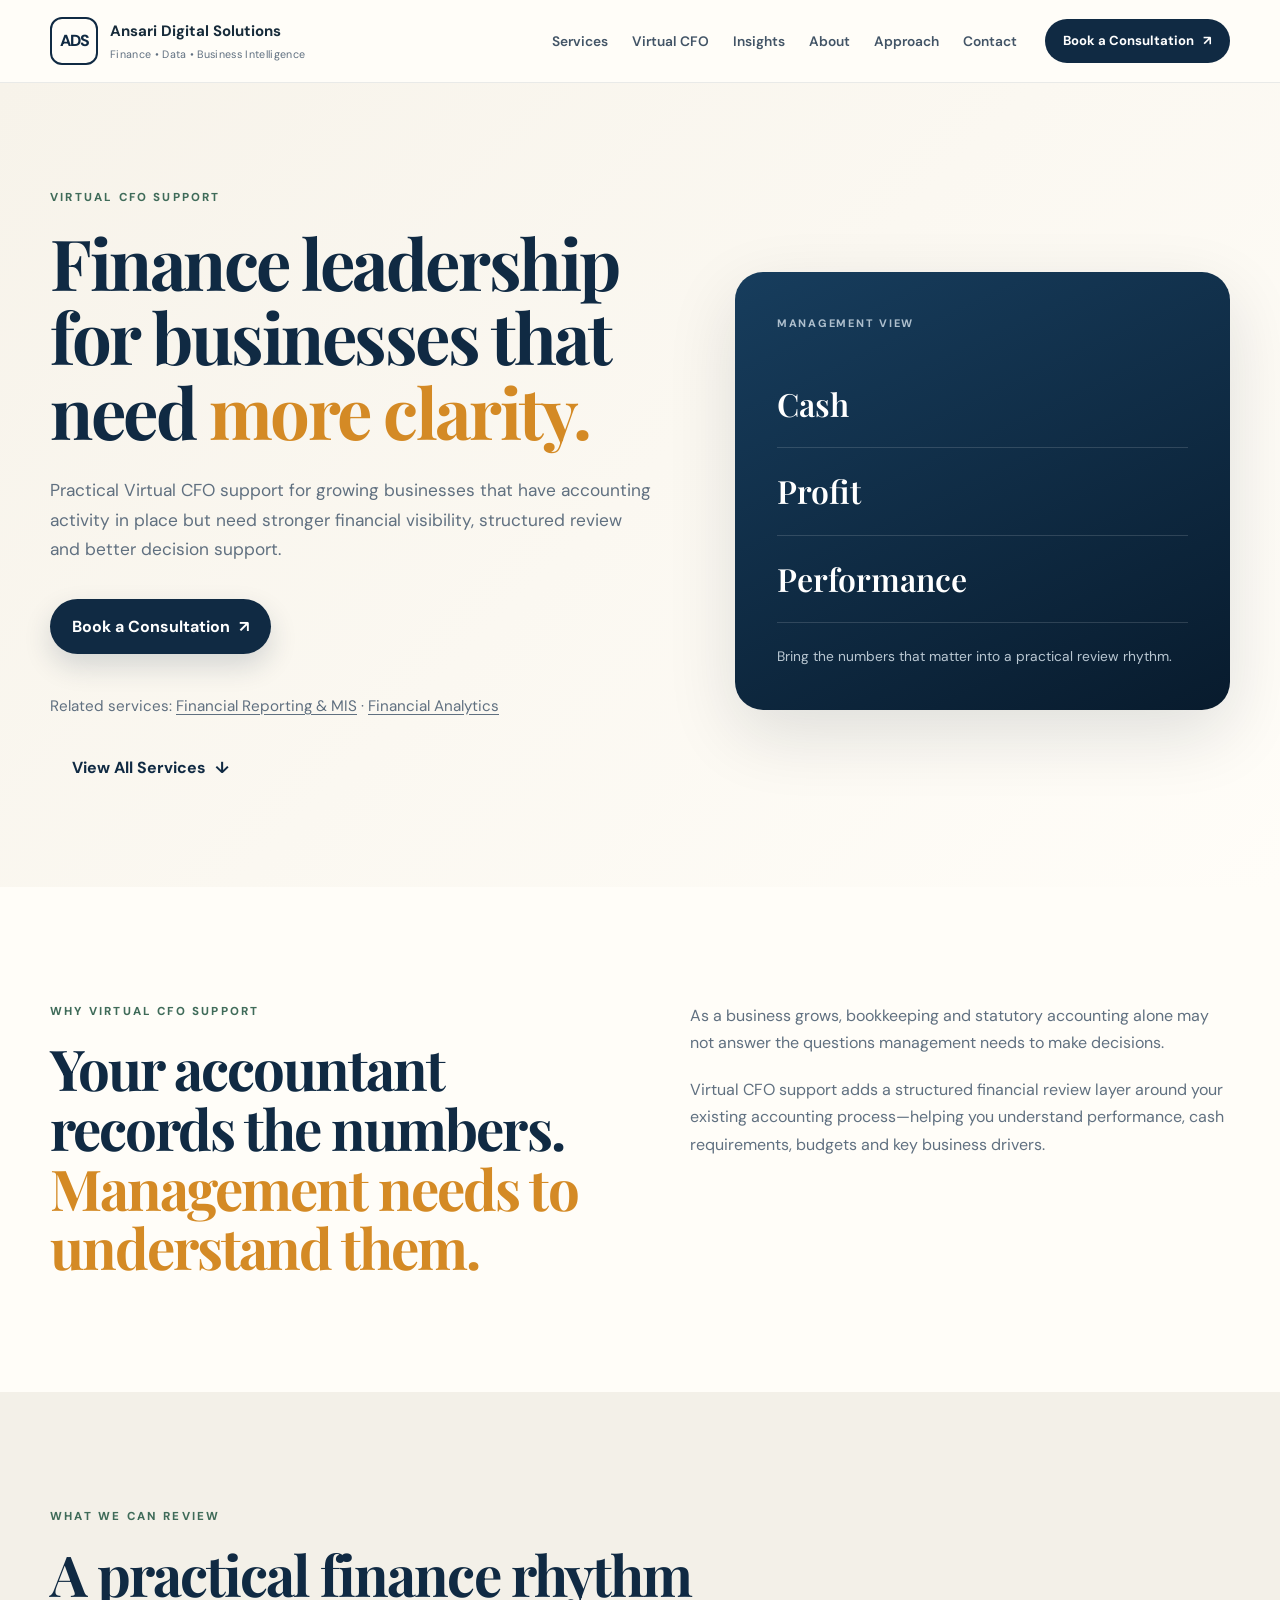
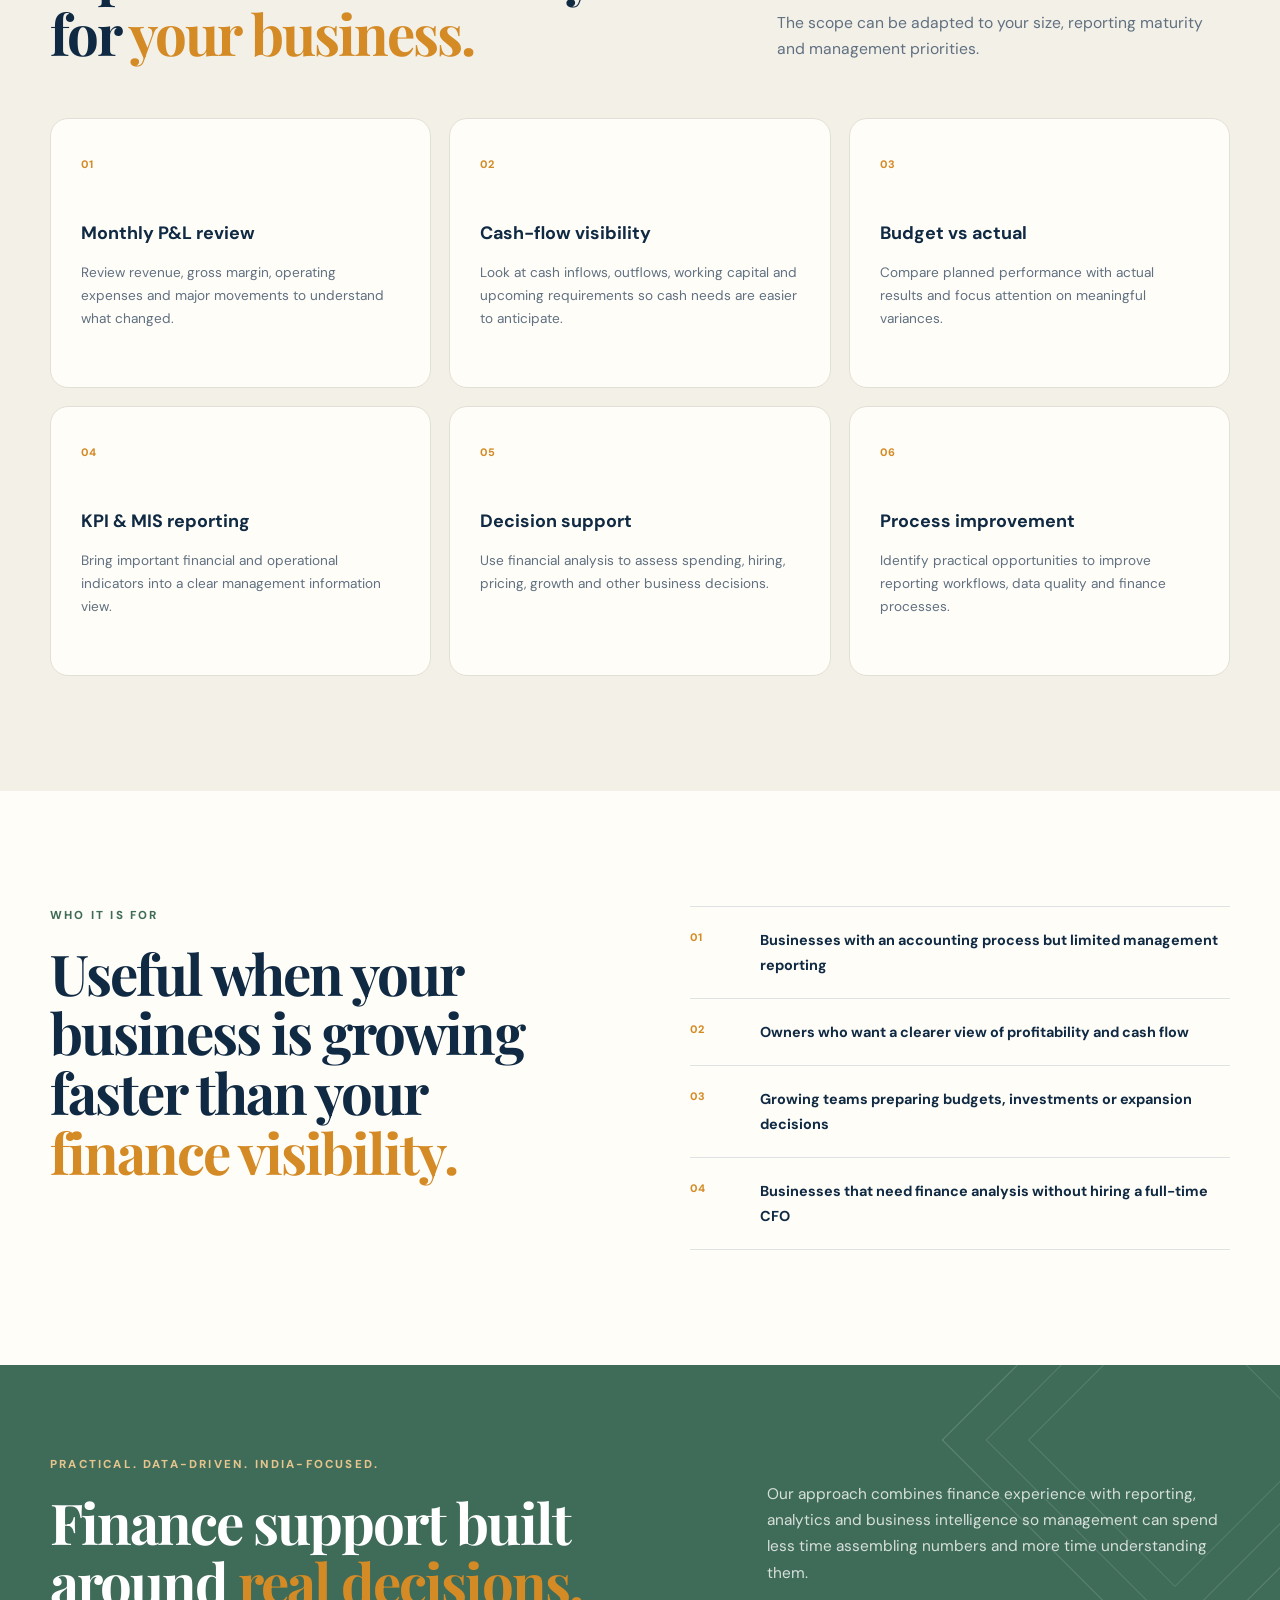
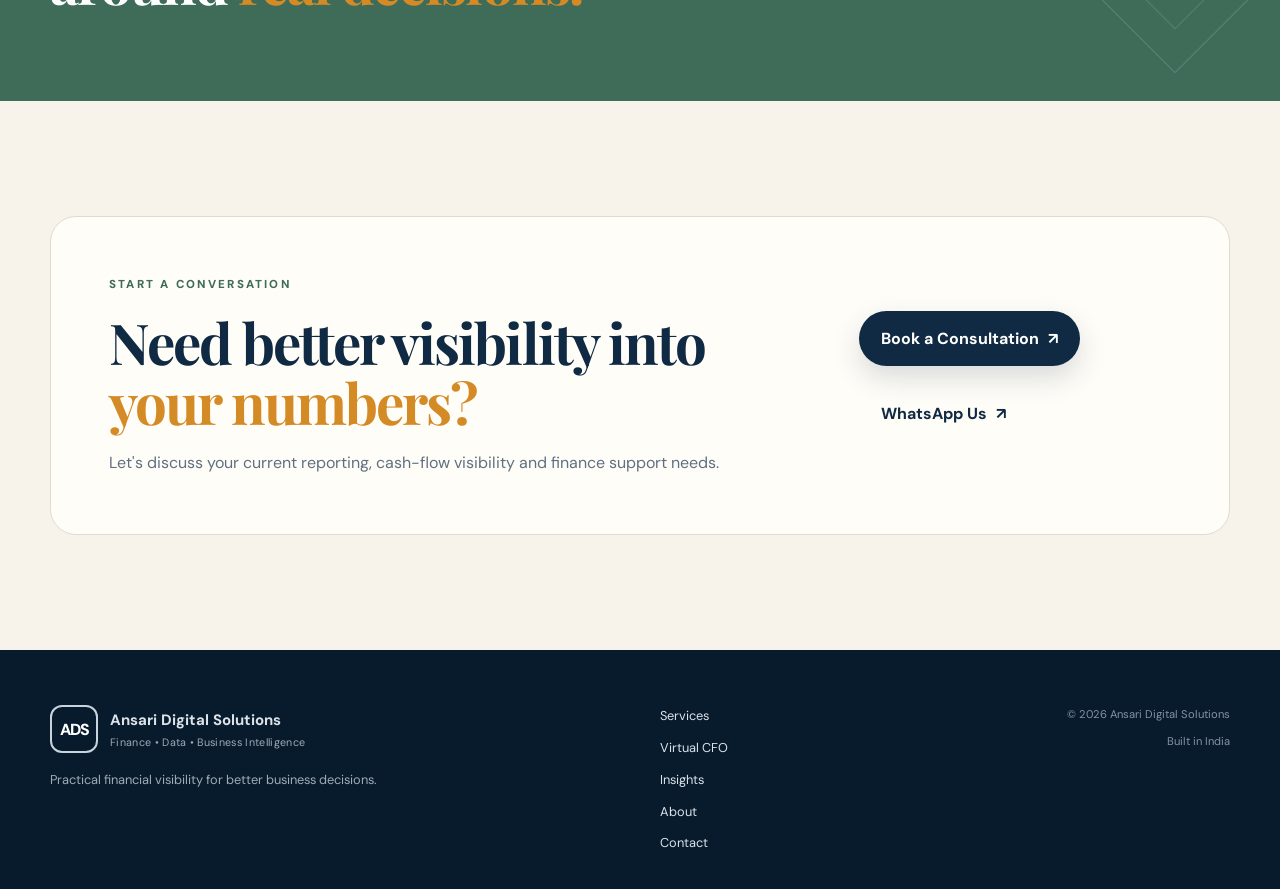
<file: services/virtual-cfo/index.html>
<!DOCTYPE html>
<html lang="en">
<head>
    <meta charset="UTF-8">
    <meta name="viewport" content="width=device-width, initial-scale=1.0">
    <meta name="theme-color" content="#102a43">
    <title>Virtual CFO Support in India | Ansari Digital Solutions</title>
    <meta name="description" content="Practical Virtual CFO support for growing businesses in India, including P&L review, cash-flow visibility, budgeting, management reporting and decision support.">
    <link rel="canonical" href="https://www.ansaridigitalsolutions.com/services/virtual-cfo/">
    <link rel="icon" href="/favicon.svg" type="image/svg+xml">
    <meta property="og:type" content="website">
    <meta property="og:url" content="https://www.ansaridigitalsolutions.com/services/virtual-cfo/">
    <meta property="og:title" content="Virtual CFO Support in India | Ansari Digital Solutions">
    <meta property="og:description" content="Practical Virtual CFO support for growing businesses through financial review, cash-flow visibility, budgeting, MIS and decision support.">
    <meta property="og:site_name" content="Ansari Digital Solutions">
    <meta name="twitter:card" content="summary">
    <meta name="twitter:title" content="Virtual CFO Support in India | Ansari Digital Solutions">
    <meta name="twitter:description" content="Practical Virtual CFO support for growing businesses through financial review, cash-flow visibility, budgeting, MIS and decision support.">
    <link rel="preconnect" href="https://fonts.googleapis.com">
    <link rel="preconnect" href="https://fonts.gstatic.com" crossorigin>
    <link href="https://fonts.googleapis.com/css2?family=DM+Sans:wght@400;500;600;700&family=Playfair+Display:wght@600;700&display=swap" rel="stylesheet">
    <link rel="stylesheet" href="/style.css">
    <script async src="https://www.googletagmanager.com/gtag/js?id=G-NCTJ4J617J"></script>
    <script>
        window.dataLayer = window.dataLayer || [];
        function gtag(){dataLayer.push(arguments);}
        gtag('js', new Date());
        gtag('config', 'G-NCTJ4J617J');
    </script>
    <script type="application/ld+json">
    {
      "@context": "https://schema.org",
      "@type": "Service",
      "name": "Virtual CFO Support",
      "serviceType": "Virtual CFO Support",
      "description": "Practical financial review, cash-flow visibility, budgeting, management reporting and decision support for growing businesses.",
      "provider": {
        "@type": "Organization",
        "name": "Ansari Digital Solutions",
        "url": "https://www.ansaridigitalsolutions.com/"
      },
      "areaServed": {
        "@type": "Country",
        "name": "India"
      }
    }
    </script>
</head>
<body class="service-page">
    <header class="site-header">
        <nav class="navbar container" aria-label="Primary navigation">
            <a class="brand" href="/" aria-label="Ansari Digital Solutions home">
                <span class="brand-mark">ADS</span>
                <span class="brand-copy">
                    <strong>Ansari Digital Solutions</strong>
                    <small>Finance • Data • Business Intelligence</small>
                </span>
            </a>

            <button class="menu-toggle" type="button" aria-expanded="false" aria-controls="primary-menu" aria-label="Open navigation">
                <span></span><span></span><span></span>
            </button>

            <div class="nav-wrap" id="primary-menu">
                <ul class="nav-links">
                    <li><a href="/#services">Services</a></li>
                    <li><a href="/#virtual-cfo">Virtual CFO</a></li>
                    <li><a href="/insights/">Insights</a></li>
                    <li><a href="/#about">About</a></li>
                    <li><a href="/#approach">Approach</a></li>
                    <li><a href="/#contact">Contact</a></li>
                </ul>
                <a href="/#contact" class="nav-button">Book a Consultation <span>↗</span></a>
            </div>
        </nav>
    </header>

    <main>
        <section class="service-hero">
            <div class="container service-hero-grid">
                <div>
                    <p class="eyebrow">VIRTUAL CFO SUPPORT</p>
                    <h1>Finance leadership for businesses that need <em>more clarity.</em></h1>
                    <p class="service-lead">Practical Virtual CFO support for growing businesses that have accounting activity in place but need stronger financial visibility, structured review and better decision support.</p>
                    <div class="hero-actions">
                        <a class="button button-primary" href="/#contact">Book a Consultation <span>↗</span></a>
                        <p class="service-related">Related services: <a href="/services/financial-reporting-mis/">Financial Reporting & MIS</a> · <a href="/services/financial-analytics/">Financial Analytics</a></p>
                        <a class="button button-text" href="/#services">View All Services <span>↓</span></a>
                    </div>
                </div>
                <div class="service-hero-card">
                    <span>MANAGEMENT VIEW</span>
                    <strong>Cash</strong>
                    <strong>Profit</strong>
                    <strong>Performance</strong>
                    <p>Bring the numbers that matter into a practical review rhythm.</p>
                </div>
            </div>
        </section>

        <section class="section">
            <div class="container service-intro-grid">
                <div>
                    <p class="eyebrow">WHY VIRTUAL CFO SUPPORT</p>
                    <h2>Your accountant records the numbers.<br><em>Management needs to understand them.</em></h2>
                </div>
                <div class="service-copy">
                    <p>As a business grows, bookkeeping and statutory accounting alone may not answer the questions management needs to make decisions.</p>
                    <p>Virtual CFO support adds a structured financial review layer around your existing accounting process—helping you understand performance, cash requirements, budgets and key business drivers.</p>
                </div>
            </div>
        </section>

        <section class="service-feature-section">
            <div class="container">
                <div class="section-heading">
                    <div>
                        <p class="eyebrow">WHAT WE CAN REVIEW</p>
                        <h2>A practical finance rhythm for <em>your business.</em></h2>
                    </div>
                    <p>The scope can be adapted to your size, reporting maturity and management priorities.</p>
                </div>

                <div class="service-feature-grid">
                    <article>
                        <span>01</span>
                        <h3>Monthly P&L review</h3>
                        <p>Review revenue, gross margin, operating expenses and major movements to understand what changed.</p>
                    </article>
                    <article>
                        <span>02</span>
                        <h3>Cash-flow visibility</h3>
                        <p>Look at cash inflows, outflows, working capital and upcoming requirements so cash needs are easier to anticipate.</p>
                    </article>
                    <article>
                        <span>03</span>
                        <h3>Budget vs actual</h3>
                        <p>Compare planned performance with actual results and focus attention on meaningful variances.</p>
                    </article>
                    <article>
                        <span>04</span>
                        <h3>KPI & MIS reporting</h3>
                        <p>Bring important financial and operational indicators into a clear management information view.</p>
                    </article>
                    <article>
                        <span>05</span>
                        <h3>Decision support</h3>
                        <p>Use financial analysis to assess spending, hiring, pricing, growth and other business decisions.</p>
                    </article>
                    <article>
                        <span>06</span>
                        <h3>Process improvement</h3>
                        <p>Identify practical opportunities to improve reporting workflows, data quality and finance processes.</p>
                    </article>
                </div>
            </div>
        </section>

        <section class="section service-fit-section">
            <div class="container service-fit-grid">
                <div>
                    <p class="eyebrow">WHO IT IS FOR</p>
                    <h2>Useful when your business is growing faster than your <em>finance visibility.</em></h2>
                </div>
                <div class="fit-list">
                    <div><span>01</span><strong>Businesses with an accounting process but limited management reporting</strong></div>
                    <div><span>02</span><strong>Owners who want a clearer view of profitability and cash flow</strong></div>
                    <div><span>03</span><strong>Growing teams preparing budgets, investments or expansion decisions</strong></div>
                    <div><span>04</span><strong>Businesses that need finance analysis without hiring a full-time CFO</strong></div>
                </div>
            </div>
        </section>

        <section class="india-section">
            <div class="container india-inner">
                <div>
                    <p class="eyebrow">PRACTICAL. DATA-DRIVEN. INDIA-FOCUSED.</p>
                    <h2>Finance support built around <em>real decisions.</em></h2>
                </div>
                <p>Our approach combines finance experience with reporting, analytics and business intelligence so management can spend less time assembling numbers and more time understanding them.</p>
            </div>
            <div class="pattern" aria-hidden="true"></div>
        </section>

        <section class="section service-cta-section">
            <div class="container service-cta">
                <div>
                    <p class="eyebrow">START A CONVERSATION</p>
                    <h2>Need better visibility into <em>your numbers?</em></h2>
                    <p>Let's discuss your current reporting, cash-flow visibility and finance support needs.</p>
                </div>
                <div class="hero-actions">
                    <a class="button button-primary" href="/#contact">Book a Consultation <span>↗</span></a>
                    <a class="button button-text" href="https://wa.me/919288440270?text=Hello%20Ansari%20Digital%20Solutions%2C%20I%20would%20like%20to%20discuss%20Virtual%20CFO%20support." target="_blank" rel="noopener noreferrer">WhatsApp Us <span>↗</span></a>
                </div>
            </div>
        </section>
    </main>

    <footer class="site-footer">
        <div class="container footer-grid">
            <div>
                <a class="brand footer-brand" href="/">
                    <span class="brand-mark">ADS</span>
                    <span class="brand-copy"><strong>Ansari Digital Solutions</strong><small>Finance • Data • Business Intelligence</small></span>
                </a>
                <p>Practical financial visibility for better business decisions.</p>
            </div>
            <div class="footer-links">
                <a href="/#services">Services</a>
                <a href="/services/virtual-cfo/">Virtual CFO</a>
                <a href="/insights/">Insights</a>
                <a href="/#about">About</a>
                <a href="/#contact">Contact</a>
            </div>
            <div class="footer-note">
                <span>© 2026 Ansari Digital Solutions</span>
                <span>Built in India</span>
            </div>
        </div>
    </footer>

    <script src="/script.js"></script>
</body>
</html>
</file>
<file: style.css>
:root {
    --navy: #102a43;
    --navy-deep: #081b2d;
    --ink: #172b3a;
    --muted: #607080;
    --cream: #f7f3ea;
    --paper: #fffdf8;
    --line: #dfe3e6;
    --saffron: #d48a25;
    --green: #3f6b59;
    --white: #ffffff;
    --shadow: 0 24px 70px rgba(8, 27, 45, 0.12);
    --radius: 18px;
    --max: 1180px;
}

* { margin: 0; padding: 0; box-sizing: border-box; }
html { scroll-behavior: smooth; }
body {
    font-family: "DM Sans", Arial, sans-serif;
    color: var(--ink);
    background: var(--paper);
    line-height: 1.7;
}
body.menu-open { overflow: hidden; }
a { color: inherit; text-decoration: none; }
button { font: inherit; }
.container { width: min(var(--max), calc(100% - 48px)); margin-inline: auto; }

.site-header {
    position: sticky;
    top: 0;
    z-index: 1000;
    background: rgba(255, 253, 248, 0.94);
    backdrop-filter: blur(16px);
    border-bottom: 1px solid rgba(16, 42, 67, 0.09);
}
.navbar {
    min-height: 82px;
    display: flex;
    align-items: center;
    justify-content: space-between;
    gap: 28px;
}
.brand { display: inline-flex; align-items: center; gap: 12px; min-width: 0; }
.brand-mark {
    display: grid;
    place-items: center;
    width: 48px;
    height: 48px;
    border: 2px solid var(--navy);
    border-radius: 12px;
    color: var(--navy);
    font-weight: 800;
    letter-spacing: -1px;
}
.brand-copy { display: flex; flex-direction: column; min-width: 0; }
.brand-copy strong { font-size: .94rem; white-space: nowrap; }
.brand-copy small { color: var(--muted); font-size: .67rem; letter-spacing: .03em; white-space: nowrap; }

.nav-wrap { display: flex; align-items: center; gap: 28px; }
.nav-links { display: flex; list-style: none; gap: 24px; }
.nav-links a { color: #425466; font-size: .86rem; font-weight: 600; transition: color .2s ease; }
.nav-links a:hover { color: var(--navy); }
.nav-button, .button {
    display: inline-flex;
    align-items: center;
    justify-content: center;
    gap: 9px;
    border-radius: 999px;
    font-weight: 700;
    transition: transform .2s ease, box-shadow .2s ease, background .2s ease;
}
.nav-button { padding: 11px 18px; background: var(--navy); color: var(--white); font-size: .82rem; }
.nav-button:hover, .button:hover { transform: translateY(-2px); }
.menu-toggle { display: none; border: 0; background: transparent; cursor: pointer; }
.menu-toggle span { display: block; width: 25px; height: 2px; margin: 5px; background: var(--navy); }

.hero {
    position: relative;
    overflow: hidden;
    padding: 105px 0 92px;
    background:
        radial-gradient(circle at 82% 25%, rgba(212, 138, 37, .11), transparent 25%),
        linear-gradient(135deg, var(--cream), var(--paper));
}
.hero::before {
    content: "";
    position: absolute;
    inset: 0;
    opacity: .28;
    background-image: linear-gradient(45deg, transparent 48%, rgba(63,107,89,.12) 49%, transparent 51%);
    background-size: 34px 34px;
    mask-image: linear-gradient(to right, transparent, black 65%);
}
.hero-grid { position: relative; display: grid; grid-template-columns: 1.04fr .96fr; align-items: center; gap: 80px; }
.eyebrow {
    margin-bottom: 17px;
    color: var(--green);
    font-size: .72rem;
    font-weight: 800;
    letter-spacing: .19em;
}
.hero h1, h2 {
    font-family: "Playfair Display", Georgia, serif;
    font-weight: 700;
    letter-spacing: -.035em;
    line-height: 1.06;
}
.hero h1 { max-width: 760px; font-size: clamp(3.3rem, 6vw, 5.9rem); color: var(--navy); }
h2 { font-size: clamp(2.3rem, 4.4vw, 4.2rem); color: var(--navy); }
em { color: var(--saffron); font-style: normal; }
.hero-lead { max-width: 660px; margin: 28px 0 34px; color: #506172; font-size: 1.08rem; }
.hero-actions { display: flex; align-items: center; gap: 20px; flex-wrap: wrap; }
.button { padding: 14px 22px; }
.button-primary { background: var(--navy); color: var(--white); box-shadow: 0 12px 28px rgba(16,42,67,.16); }
.button-text { color: var(--navy); }
.trust-line { display: flex; flex-wrap: wrap; gap: 10px; margin-top: 38px; color: #7b6f5c; font-size: .77rem; font-weight: 600; }

.hero-panel {
    position: relative;
    min-height: 460px;
    padding: 28px;
    overflow: hidden;
    border-radius: 28px;
    color: var(--white);
    background: linear-gradient(155deg, #173d5d, #081b2d);
    box-shadow: var(--shadow);
}
.panel-top { display: flex; justify-content: space-between; color: #b9c8d5; font-size: .68rem; font-weight: 800; letter-spacing: .15em; }
.status-dot { color: #b6c8bc; }
.panel-main { position: relative; z-index: 2; padding-top: 82px; }
.panel-label { color: #aebfcd; font-size: .8rem; text-transform: uppercase; letter-spacing: .12em; }
.panel-value { margin-top: 8px; font-family: "Playfair Display", Georgia, serif; font-size: 2.7rem; line-height: 1.1; }
.chart { display: flex; align-items: end; gap: 10px; height: 150px; margin-top: 45px; padding-bottom: 2px; border-bottom: 1px solid rgba(255,255,255,.2); }
.chart span { flex: 1; border-radius: 5px 5px 0 0; background: linear-gradient(to top, rgba(212,138,37,.35), #d48a25); }
.panel-bottom { position: absolute; z-index: 2; right: 28px; bottom: 28px; left: 28px; display: grid; grid-template-columns: 1fr 1fr; gap: 20px; padding-top: 18px; border-top: 1px solid rgba(255,255,255,.16); }
.panel-bottom div { display: flex; flex-direction: column; }
.panel-bottom small { color: #91a6b7; font-size: .6rem; letter-spacing: .15em; }
.panel-bottom strong { margin-top: 3px; font-size: .78rem; }
.indian-detail { position: absolute; width: 210px; height: 210px; right: -60px; top: 80px; border: 1px solid rgba(212,138,37,.3); transform: rotate(45deg); opacity: .7; }
.indian-detail::after { content: ""; position: absolute; inset: 24px; border: 1px solid rgba(212,138,37,.2); }

.numbers-strip { background: var(--navy); color: var(--white); }
.numbers-grid { display: grid; grid-template-columns: repeat(4, 1fr); }
.numbers-grid div { min-height: 125px; display: flex; flex-direction: column; justify-content: center; padding: 20px 25px; border-right: 1px solid rgba(255,255,255,.12); }
.numbers-grid div:last-child { border-right: 0; }
.numbers-grid strong { font-family: "Playfair Display", Georgia, serif; font-size: 2.1rem; color: #f2bd68; line-height: 1; }
.numbers-grid span { margin-top: 7px; color: #c6d2dc; font-size: .73rem; }

.section { padding: 115px 0; }
.two-column { display: grid; grid-template-columns: 1fr 1fr; gap: 100px; }
.problem-section { background: var(--paper); }
.problem-copy > p { max-width: 550px; margin-bottom: 30px; color: var(--muted); font-size: 1.03rem; }
.question-list { border-top: 1px solid var(--line); }
.question-list div { display: grid; grid-template-columns: 55px 1fr; align-items: center; padding: 18px 0; border-bottom: 1px solid var(--line); }
.question-list span { color: var(--saffron); font-size: .7rem; font-weight: 800; }
.question-list strong { color: var(--navy); font-size: .93rem; }

.services-section { background: #f3f0e8; }
.section-heading { display: grid; grid-template-columns: 1fr .7fr; gap: 80px; align-items: end; margin-bottom: 55px; }
.section-heading > p { color: var(--muted); font-size: .98rem; }
.services-grid { display: grid; grid-template-columns: repeat(6, 1fr); gap: 18px; }
.service-card { grid-column: span 2; position: relative; min-height: 300px; padding: 28px; background: var(--paper); border: 1px solid #e2dfd6; border-radius: var(--radius); transition: transform .25s ease, box-shadow .25s ease; }
.service-card:nth-child(4) { grid-column: 2 / span 2; }
.service-card:hover { transform: translateY(-6px); box-shadow: 0 20px 45px rgba(16,42,67,.09); }
.service-card.featured { background: var(--navy); color: var(--white); border-color: var(--navy); }
.service-number { position: absolute; top: 26px; right: 28px; color: #9ba5ab; font-size: .68rem; font-weight: 800; }
.featured .service-number { color: #9eafbc; }
.service-icon { width: 42px; height: 42px; display: grid; place-items: center; margin-bottom: 48px; border-radius: 10px; background: #eee9dd; color: var(--navy); font-weight: 800; }
.featured .service-icon { background: rgba(212,138,37,.16); color: #efbb69; }
.service-card h3 { margin-bottom: 13px; color: inherit; font-size: 1.15rem; }
.service-card p { color: #687786; font-size: .86rem; }
.featured p { color: #b9c7d2; }
.service-card a { display: inline-flex; gap: 7px; margin-top: 22px; color: #efbb69; font-size: .78rem; font-weight: 800; }

.cfo-section { background: var(--navy-deep); color: var(--white); }
.cfo-grid { display: grid; grid-template-columns: .85fr 1.15fr; gap: 100px; }
.cfo-intro h2 { color: var(--white); }
.cfo-intro > p { max-width: 510px; margin: 25px 0 30px; color: #bac7d1; }
.cfo-intro .button-primary { background: #f0b85f; color: var(--navy-deep); box-shadow: none; }
.cfo-list > div { display: grid; grid-template-columns: 55px 1fr; gap: 20px; padding: 22px 0; border-bottom: 1px solid rgba(255,255,255,.13); }
.cfo-list > div:first-child { border-top: 1px solid rgba(255,255,255,.13); }
.cfo-list > div > span { color: #d7a052; font-size: .7rem; font-weight: 800; }
.cfo-list h3 { font-size: 1rem; }
.cfo-list p { margin-top: 3px; color: #aebbc5; font-size: .82rem; }

.about-section { background: var(--cream); }
.about-grid { display: grid; grid-template-columns: .7fr 1.3fr; gap: 100px; align-items: center; }
.about-portrait { position: relative; min-height: 410px; display: grid; place-items: center; overflow: hidden; border-radius: 28px; background: var(--navy); box-shadow: var(--shadow); }
.portrait-mark { font-family: "Playfair Display", Georgia, serif; font-size: 7rem; color: #e5ad59; }
.about-portrait > span { position: absolute; left: 28px; bottom: 25px; color: #b8c6d0; font-size: .66rem; font-weight: 800; letter-spacing: .16em; }
.about-copy .lead { margin: 27px 0 17px; color: #4f6070; font-size: 1.06rem; }
.about-copy > p:not(.lead) { max-width: 720px; color: #697786; font-size: .92rem; }
.credentials { display: flex; flex-wrap: wrap; gap: 9px; margin-top: 28px; }
.credentials span { padding: 8px 12px; border: 1px solid #d6d4cc; border-radius: 999px; color: var(--navy); font-size: .69rem; font-weight: 700; }

.approach-section { background: var(--paper); }
.centered { display: block; max-width: 720px; margin-inline: auto; text-align: center; }
.centered > p:last-child { margin: 20px auto 0; color: var(--muted); }
.approach-grid { display: grid; grid-template-columns: repeat(5, 1fr); margin-top: 60px; border-top: 1px solid var(--line); }
.approach-grid div { padding: 25px 18px; border-right: 1px solid var(--line); }
.approach-grid div:last-child { border-right: 0; }
.approach-grid span { color: var(--saffron); font-size: .68rem; font-weight: 800; }
.approach-grid h3 { margin: 30px 0 8px; color: var(--navy); font-size: 1rem; }
.approach-grid p { color: var(--muted); font-size: .78rem; }

.india-section { position: relative; overflow: hidden; padding: 90px 0; color: var(--white); background: var(--green); }
.india-inner { position: relative; z-index: 2; display: grid; grid-template-columns: 1fr .75fr; gap: 100px; align-items: center; }
.india-section h2 { color: var(--white); }
.india-section .eyebrow { color: #e5c48d; }
.india-inner > p { color: #d7e0da; font-size: .96rem; }
.pattern { position: absolute; right: -60px; top: -90px; width: 330px; height: 330px; border: 1px solid rgba(255,255,255,.18); transform: rotate(45deg); }
.pattern::before, .pattern::after { content: ""; position: absolute; inset: 30px; border: 1px solid rgba(255,255,255,.13); }
.pattern::after { inset: 60px; }

.contact-section { padding-bottom: 120px; background: var(--cream); }
.contact-card { display: grid; grid-template-columns: 1fr .7fr; gap: 80px; padding: 60px; border: 1px solid #dedbd1; border-radius: 26px; background: var(--paper); box-shadow: 0 18px 50px rgba(16,42,67,.06); }
.contact-card > div:first-child > p:last-child { max-width: 560px; margin-top: 20px; color: var(--muted); }
.contact-details { display: flex; flex-direction: column; justify-content: center; align-items: flex-start; gap: 18px; }
.contact-email { color: var(--navy); font-family: "Playfair Display", Georgia, serif; font-size: 1.55rem; word-break: break-word; }
.contact-details > p { color: #78828a; font-size: .76rem; }

.site-footer { padding: 55px 0 35px; background: var(--navy-deep); color: #dbe3e9; }
.footer-grid { display: grid; grid-template-columns: 1.4fr .6fr .7fr; gap: 50px; }
.footer-brand .brand-mark { border-color: #c8d3dc; color: #fff; }
.footer-brand .brand-copy small { color: #9eacb7; }
.footer-grid > div:first-child > p { max-width: 330px; margin-top: 16px; color: #9eacb7; font-size: .8rem; }
.footer-links { display: grid; align-content: start; gap: 10px; font-size: .8rem; }
.footer-links a:hover { color: #f0b85f; }
.footer-note { display: grid; align-content: start; gap: 7px; color: #8393a0; font-size: .7rem; text-align: right; }

@media (max-width: 1000px) {
    .hero-grid, .two-column, .cfo-grid, .about-grid, .contact-card { grid-template-columns: 1fr; gap: 55px; }
    .hero-panel { max-width: 650px; width: 100%; margin-inline: auto; }
    .section-heading, .india-inner { grid-template-columns: 1fr; gap: 20px; }
    .services-grid { grid-template-columns: repeat(2, 1fr); }
    .service-card, .service-card:nth-child(4) { grid-column: auto; }
    .approach-grid { grid-template-columns: repeat(2, 1fr); }
    .approach-grid div:nth-child(2n) { border-right: 0; }
    .approach-grid div { border-bottom: 1px solid var(--line); }
    .footer-grid { grid-template-columns: 1fr 1fr; }
    .footer-note { text-align: left; }
}

@media (max-width: 760px) {
    .container { width: min(var(--max), calc(100% - 32px)); }
    .navbar { min-height: 72px; }
    .brand-copy small { display: none; }
    .menu-toggle { display: block; z-index: 1002; }
    .nav-wrap {
        position: fixed;
        inset: 72px 0 auto 0;
        display: none;
        padding: 24px 20px 30px;
        flex-direction: column;
        align-items: stretch;
        background: var(--paper);
        border-bottom: 1px solid var(--line);
        box-shadow: 0 20px 30px rgba(8,27,45,.08);
    }
    .nav-wrap.open { display: flex; }
    .nav-links { flex-direction: column; gap: 0; }
    .nav-links a { display: block; padding: 13px 4px; }
    .nav-button { text-align: center; }
    .hero { padding: 75px 0 65px; }
    .hero h1 { font-size: clamp(2.8rem, 14vw, 4.3rem); }
    .hero-panel { min-height: 390px; }
    .panel-main { padding-top: 60px; }
    .panel-value { font-size: 2.2rem; }
    .numbers-grid { grid-template-columns: 1fr 1fr; }
    .numbers-grid div { min-height: 105px; border-bottom: 1px solid rgba(255,255,255,.12); }
    .numbers-grid div:nth-child(2) { border-right: 0; }
    .section { padding: 80px 0; }
    .services-grid, .approach-grid, .footer-grid { grid-template-columns: 1fr; }
    .approach-grid div, .approach-grid div:nth-child(2n) { border-right: 0; }
    .about-portrait { min-height: 300px; }
    .contact-card { padding: 34px 25px; }
}

@media (max-width: 460px) {
    .brand-mark { width: 42px; height: 42px; }
    .brand-copy strong { font-size: .8rem; }
    .hero-actions { align-items: stretch; flex-direction: column; }
    .hero-actions .button { width: 100%; }
    .hero-panel { min-height: 350px; padding: 22px; }
    .panel-bottom { right: 22px; bottom: 22px; left: 22px; }
    .numbers-grid { grid-template-columns: 1fr; }
    .numbers-grid div { border-right: 0 !important; }
    .contact-email { font-size: 1.2rem; }
}

/* Service pages */
.service-hero {
    padding: 105px 0 92px;
    background: linear-gradient(135deg, var(--cream), var(--paper));
}
.service-hero-grid {
    display: grid;
    grid-template-columns: 1.1fr .9fr;
    gap: 80px;
    align-items: center;
}
.service-hero h1 {
    max-width: 850px;
    color: var(--navy);
    font-family: "Playfair Display", Georgia, serif;
    font-size: clamp(3rem, 5.5vw, 5.2rem);
    line-height: 1.06;
    letter-spacing: -.035em;
}
.service-lead {
    max-width: 720px;
    margin: 28px 0 34px;
    color: var(--muted);
    font-size: 1.08rem;
}
.service-hero-card {
    min-height: 390px;
    display: flex;
    flex-direction: column;
    justify-content: center;
    padding: 42px;
    border-radius: 28px;
    color: var(--white);
    background: linear-gradient(155deg, #173d5d, #081b2d);
    box-shadow: var(--shadow);
}
.service-hero-card > span {
    margin-bottom: 28px;
    color: #aebfcd;
    font-size: .68rem;
    font-weight: 800;
    letter-spacing: .16em;
}
.service-hero-card strong {
    padding: 16px 0;
    border-bottom: 1px solid rgba(255,255,255,.14);
    font-family: "Playfair Display", Georgia, serif;
    font-size: 2rem;
    font-weight: 600;
}
.service-hero-card p {
    margin-top: 22px;
    color: #b9c7d2;
    font-size: .86rem;
}
.service-intro-grid,
.service-fit-grid {
    display: grid;
    grid-template-columns: 1fr 1fr;
    gap: 100px;
    align-items: start;
}
.service-copy {
    color: var(--muted);
    font-size: 1rem;
}
.service-copy p + p { margin-top: 20px; }
.service-feature-section {
    padding: 115px 0;
    background: #f3f0e8;
}
.service-feature-grid {
    display: grid;
    grid-template-columns: repeat(3, 1fr);
    gap: 18px;
}
.service-feature-grid article {
    min-height: 270px;
    padding: 30px;
    border: 1px solid #e2dfd6;
    border-radius: var(--radius);
    background: var(--paper);
}
.service-feature-grid span,
.fit-list span {
    color: var(--saffron);
    font-size: .68rem;
    font-weight: 800;
}
.service-feature-grid h3 {
    margin: 42px 0 12px;
    color: var(--navy);
    font-size: 1.12rem;
}
.service-feature-grid p {
    color: var(--muted);
    font-size: .85rem;
}
.service-fit-section { background: var(--paper); }
.fit-list { border-top: 1px solid var(--line); }
.fit-list div {
    display: grid;
    grid-template-columns: 55px 1fr;
    gap: 15px;
    padding: 21px 0;
    border-bottom: 1px solid var(--line);
}
.fit-list strong {
    color: var(--navy);
    font-size: .9rem;
}
.service-cta-section { background: var(--cream); }
.service-cta {
    display: flex;
    align-items: center;
    justify-content: space-between;
    gap: 50px;
    padding: 58px;
    border: 1px solid #dedbd1;
    border-radius: 26px;
    background: var(--paper);
}
.service-cta > div:first-child { max-width: 700px; }
.service-cta > div:first-child > p:last-child {
    margin-top: 18px;
    color: var(--muted);
}

@media (max-width: 1000px) {
    .service-hero-grid,
    .service-intro-grid,
    .service-fit-grid {
        grid-template-columns: 1fr;
        gap: 55px;
    }
    .service-hero-card { max-width: 650px; width: 100%; }
    .service-feature-grid { grid-template-columns: repeat(2, 1fr); }
    .service-cta { flex-direction: column; align-items: flex-start; }
}
@media (max-width: 760px) {
    .service-hero { padding: 75px 0 65px; }
    .service-hero h1 { font-size: clamp(2.8rem, 13vw, 4.3rem); }
    .service-feature-section { padding: 80px 0; }
    .service-feature-grid { grid-template-columns: 1fr; }
    .service-cta { padding: 34px 25px; }
}


/* Contextual service links */
.service-related {
    margin-top: 1.25rem;
    color: var(--muted, #5d6570);
    font-size: 0.95rem;
}

.service-related a {
    color: inherit;
    text-decoration: underline;
    text-underline-offset: 3px;
}

.service-related a:hover {
    color: var(--navy, #15263a);
}
</file>
<file: insights.css>
/* ADS Insights */
.insights-section{background:#f3f0e8}.insights-grid{display:grid;grid-template-columns:repeat(3,minmax(0,1fr));gap:18px;margin-top:42px}
.insight-card{display:flex;flex-direction:column;min-height:320px;padding:28px;border:1px solid #e2dfd6;border-radius:var(--radius,18px);background:var(--paper,#fffdf8);transition:transform .2s ease,box-shadow .2s ease}
.insight-card:hover{transform:translateY(-3px);box-shadow:var(--shadow,0 24px 70px rgba(8,27,45,.12))}
.insight-card-meta{display:flex;justify-content:space-between;gap:12px;margin-bottom:24px;color:var(--green,#3f6b59);font-size:.7rem;font-weight:800;letter-spacing:.08em;text-transform:uppercase}
.insight-card-meta span:last-child{color:var(--saffron,#d48a25)}.insight-card h2,.insight-card h3{margin:0 0 14px;color:var(--navy,#102a43);font-family:"Playfair Display",Georgia,serif;font-size:1.3rem;line-height:1.35}
.insight-card h2 a:hover,.insight-card h3 a:hover,.insight-read-link:hover{color:var(--green,#3f6b59)}.insight-card p{margin:0 0 22px;color:var(--muted,#607080);font-size:.9rem}.insight-read-link{display:inline-flex;gap:8px;margin-top:auto;color:var(--navy,#102a43);font-size:.86rem;font-weight:800}
.insights-more{margin-top:28px;text-align:right}.insights-hero,.article-hero{padding:86px 0 66px;background:linear-gradient(135deg,var(--cream,#f7f3ea),var(--paper,#fffdf8))}
.insights-hero h1,.article-hero h1{max-width:930px;color:var(--navy,#102a43);font-family:"Playfair Display",Georgia,serif;font-size:clamp(2.7rem,5.8vw,4.8rem);line-height:1.08;letter-spacing:-.035em}
.insights-hero .hero-lead{max-width:780px}.article-hero .container,.insights-hero .container{max-width:1000px}.article-kicker{margin-bottom:16px;color:var(--green,#3f6b59);font-size:.75rem;font-weight:800;letter-spacing:.12em;text-transform:uppercase}
.article-summary{max-width:820px;margin-top:22px;color:var(--muted,#607080);font-size:1.08rem}.article-meta{display:flex;flex-wrap:wrap;gap:10px 20px;margin-top:22px;color:var(--muted,#607080);font-size:.82rem}
.article-layout{display:grid;grid-template-columns:minmax(0,760px) minmax(210px,1fr);gap:58px;align-items:start}.article-content{min-width:0;color:#334756;font-size:1.01rem}.article-content p{margin:0 0 21px}.article-content h2{margin:42px 0 15px;color:var(--navy,#102a43);font-family:"Playfair Display",Georgia,serif;font-size:clamp(1.65rem,3vw,2.15rem);line-height:1.25}.article-content h3{margin:26px 0 10px;color:var(--navy,#102a43);font-size:1.1rem}.article-content ul,.article-content ol{margin:0 0 24px 24px}.article-content li{margin-bottom:10px;padding-left:4px}.article-content a{color:var(--green,#3f6b59);text-decoration:underline;text-underline-offset:3px}
.article-note{margin:26px 0;padding:21px 23px;border-left:4px solid var(--saffron,#d48a25);border-radius:0 12px 12px 0;background:var(--cream,#f7f3ea)}.article-aside{position:sticky;top:110px;padding:24px;border:1px solid var(--line,#dfe3e6);border-radius:var(--radius,18px);background:#fff}.article-aside h2{margin:0 0 12px;color:var(--navy,#102a43);font-size:1rem}.article-aside a{display:block;padding:10px 0;border-top:1px solid var(--line,#dfe3e6);color:var(--muted,#607080);font-size:.87rem}.article-cta{margin-top:40px;padding:28px;border-radius:var(--radius,18px);background:var(--navy,#102a43);color:#fff}.article-cta h2{margin:0 0 12px;color:#fff;font-size:1.5rem}.article-cta p{color:#d5e0e8}.article-cta .button-text{color:#fff}.article-related{margin-top:54px;padding-top:32px;border-top:1px solid var(--line,#dfe3e6)}.article-related h2{margin-bottom:14px;color:var(--navy,#102a43);font-family:"Playfair Display",Georgia,serif;font-size:1.8rem}
@media(max-width:1000px){.insights-grid{grid-template-columns:repeat(2,minmax(0,1fr))}.article-layout{grid-template-columns:1fr;gap:30px}.article-aside{position:static;order:-1}}
@media(max-width:650px){.insights-grid{grid-template-columns:1fr}.insight-card{min-height:0}.insights-hero,.article-hero{padding:62px 0 48px}.article-hero h1,.insights-hero h1{font-size:clamp(2.25rem,10vw,3.3rem)}.article-content{font-size:.97rem}.article-cta{padding:23px}}
</file>
